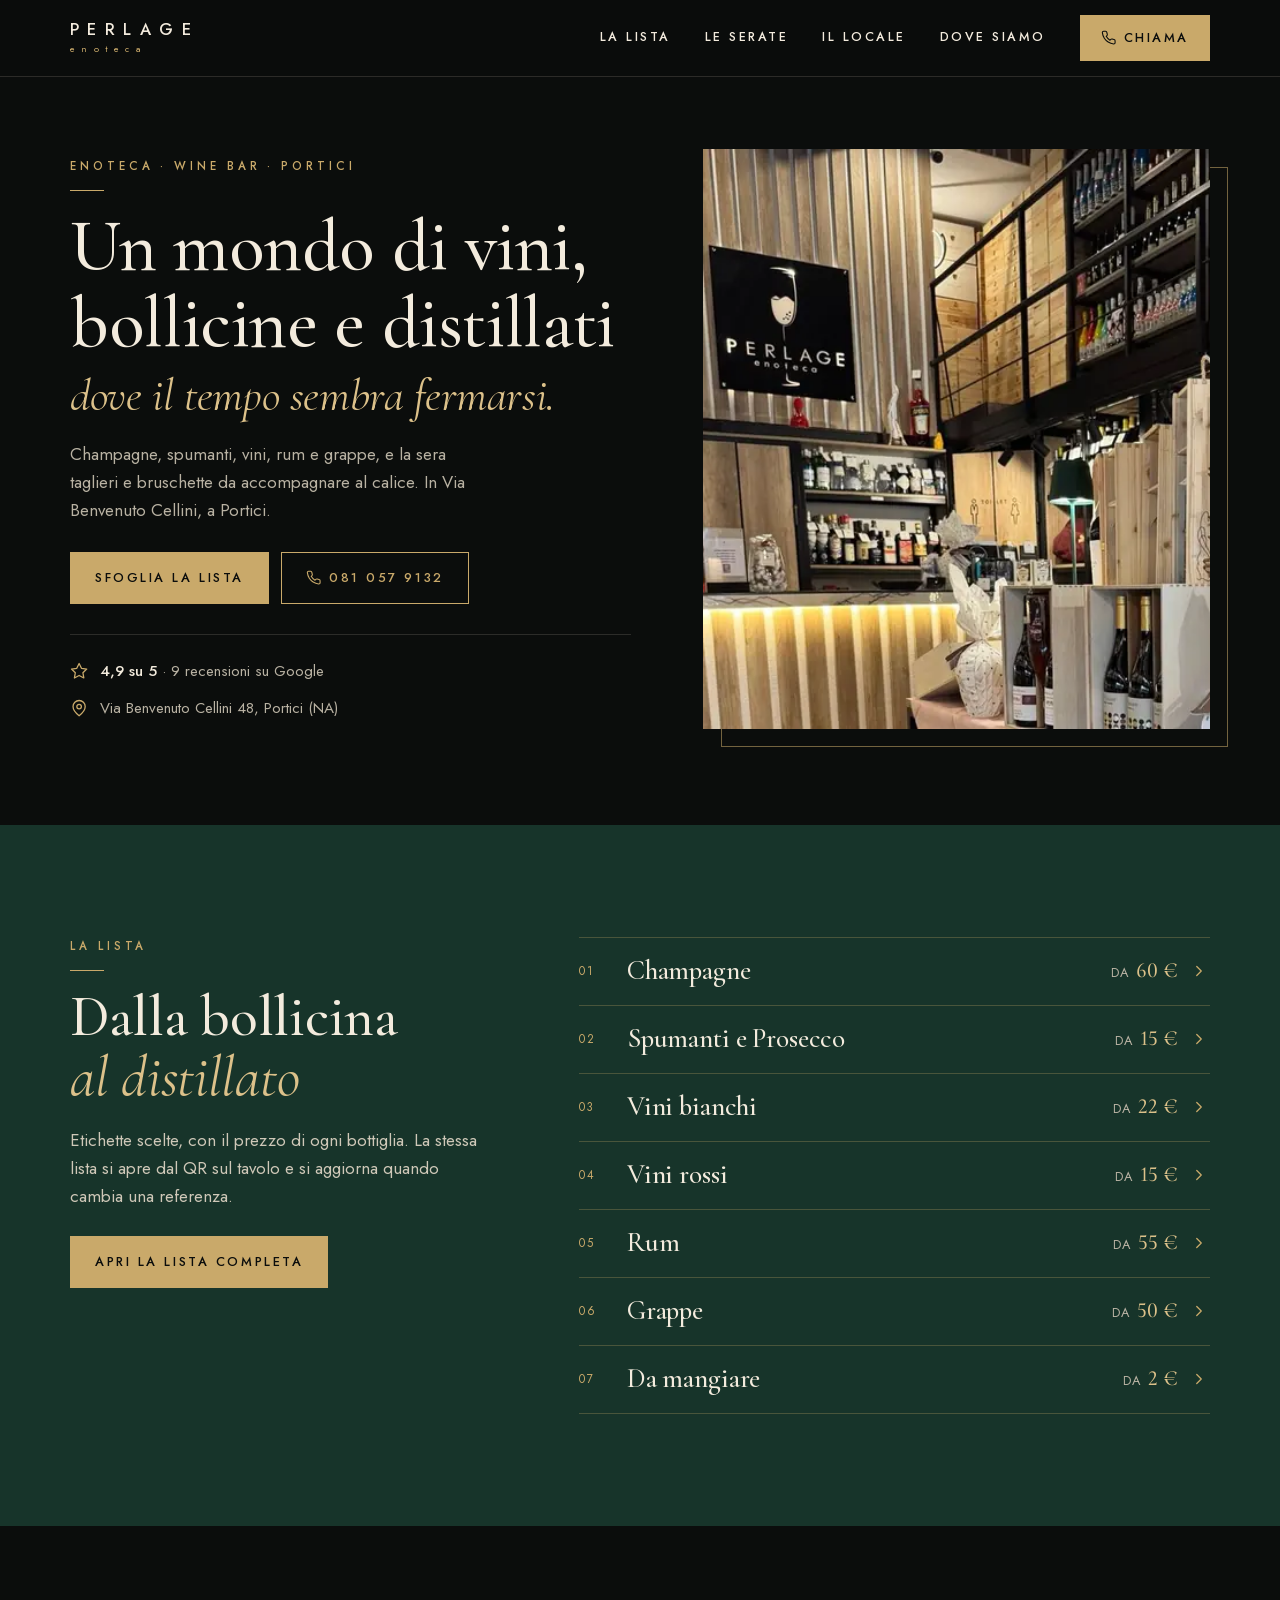
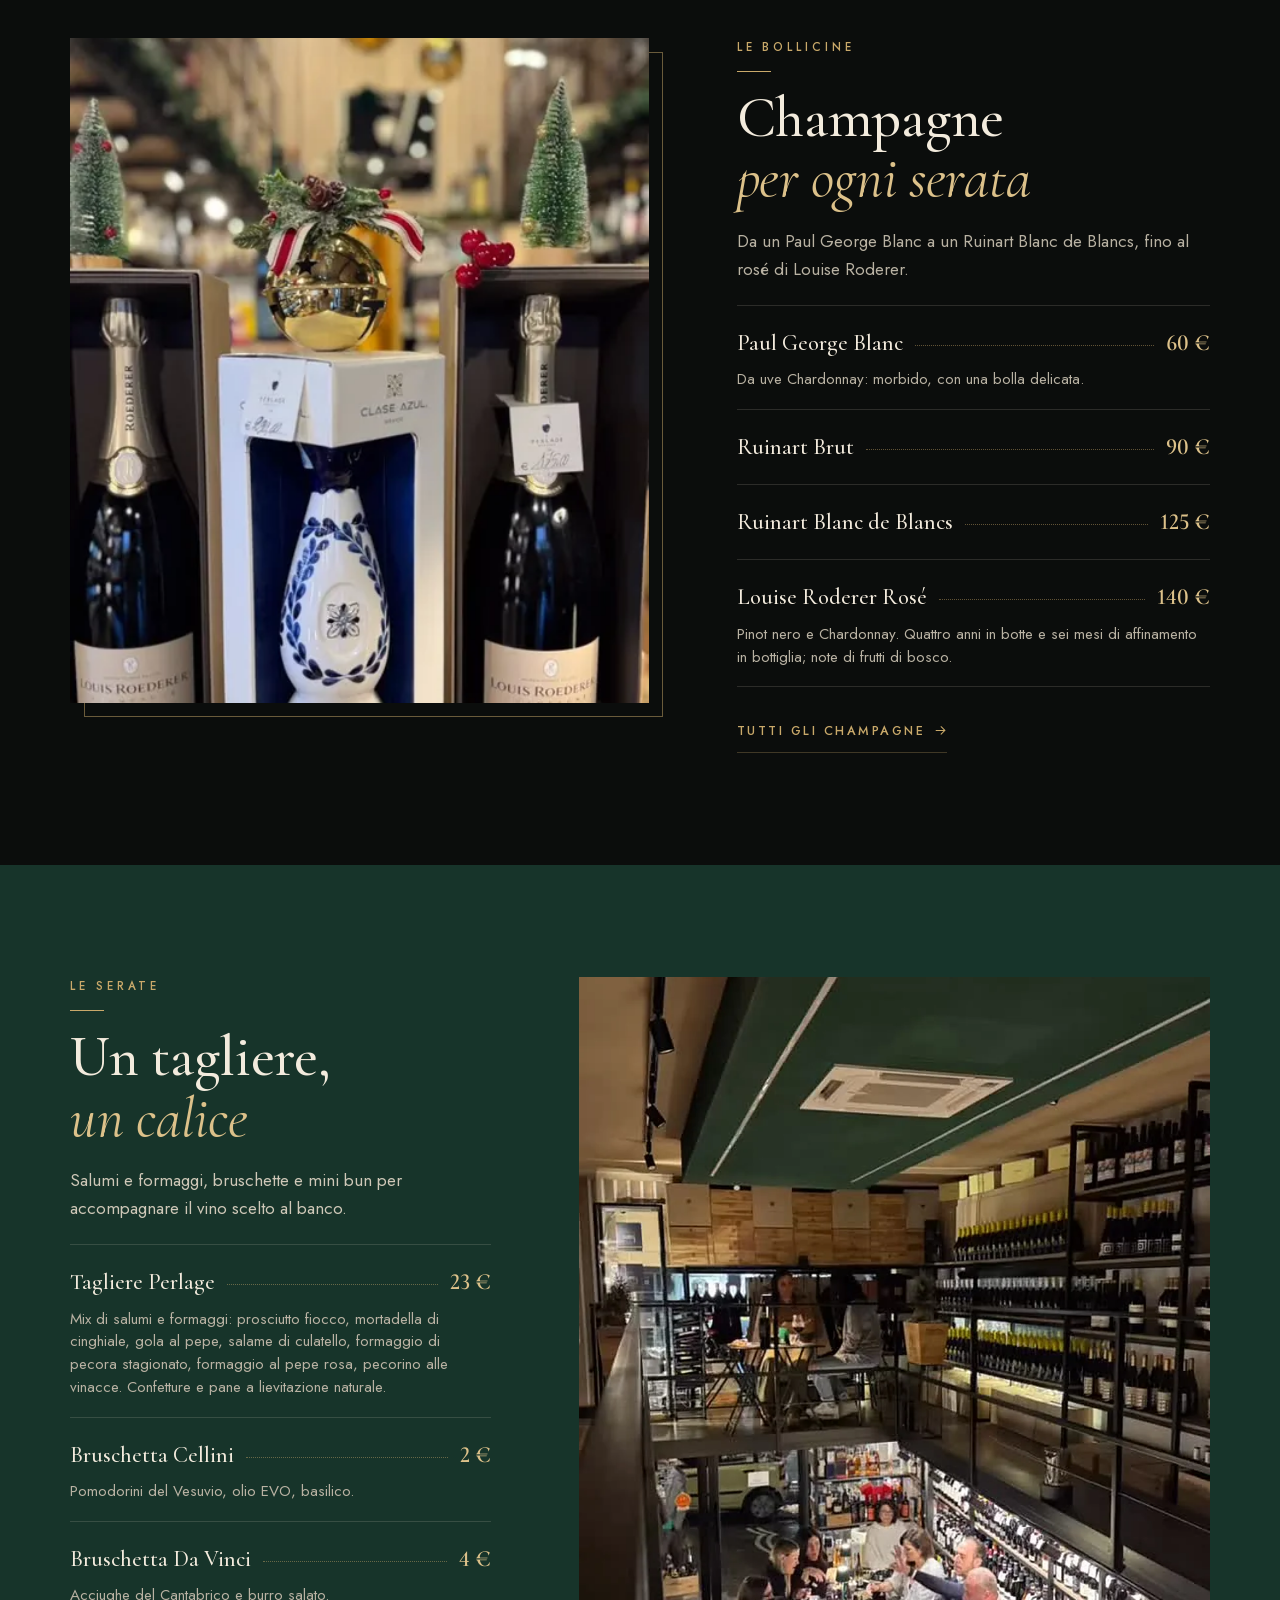
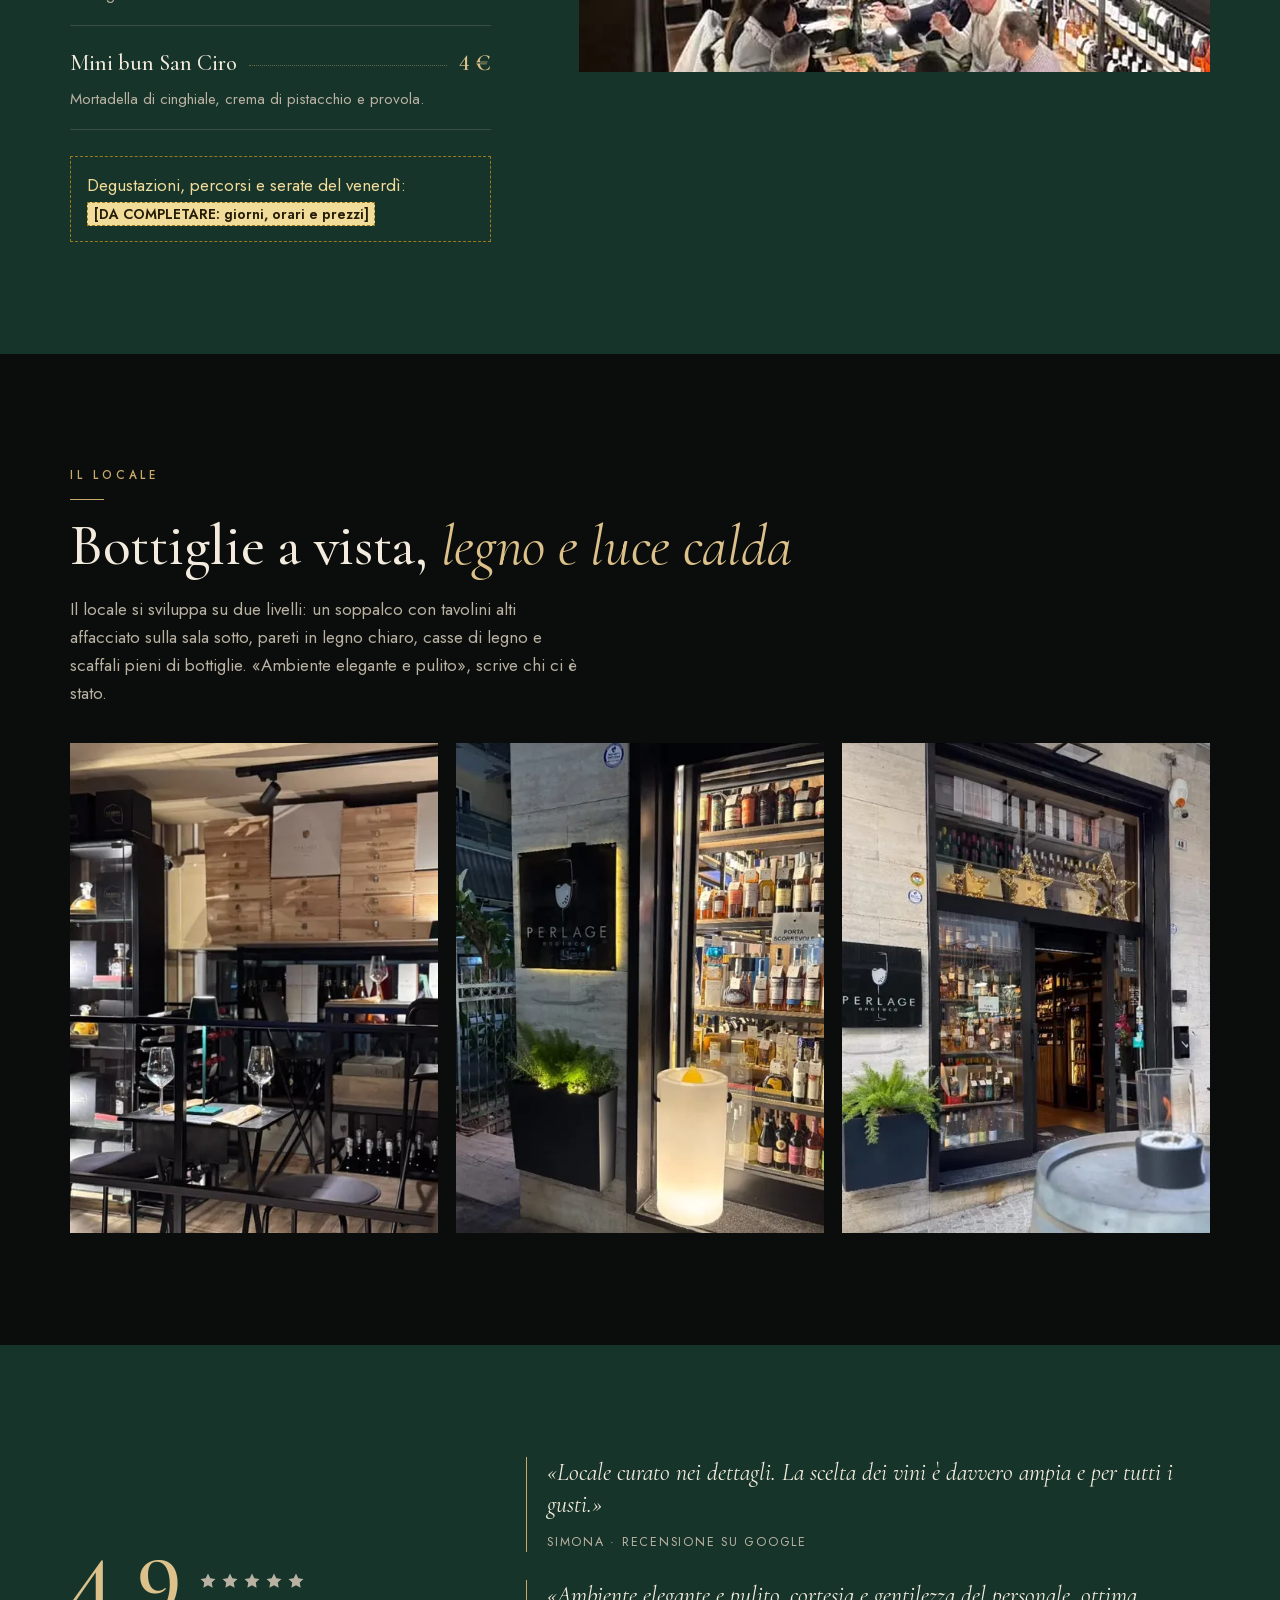
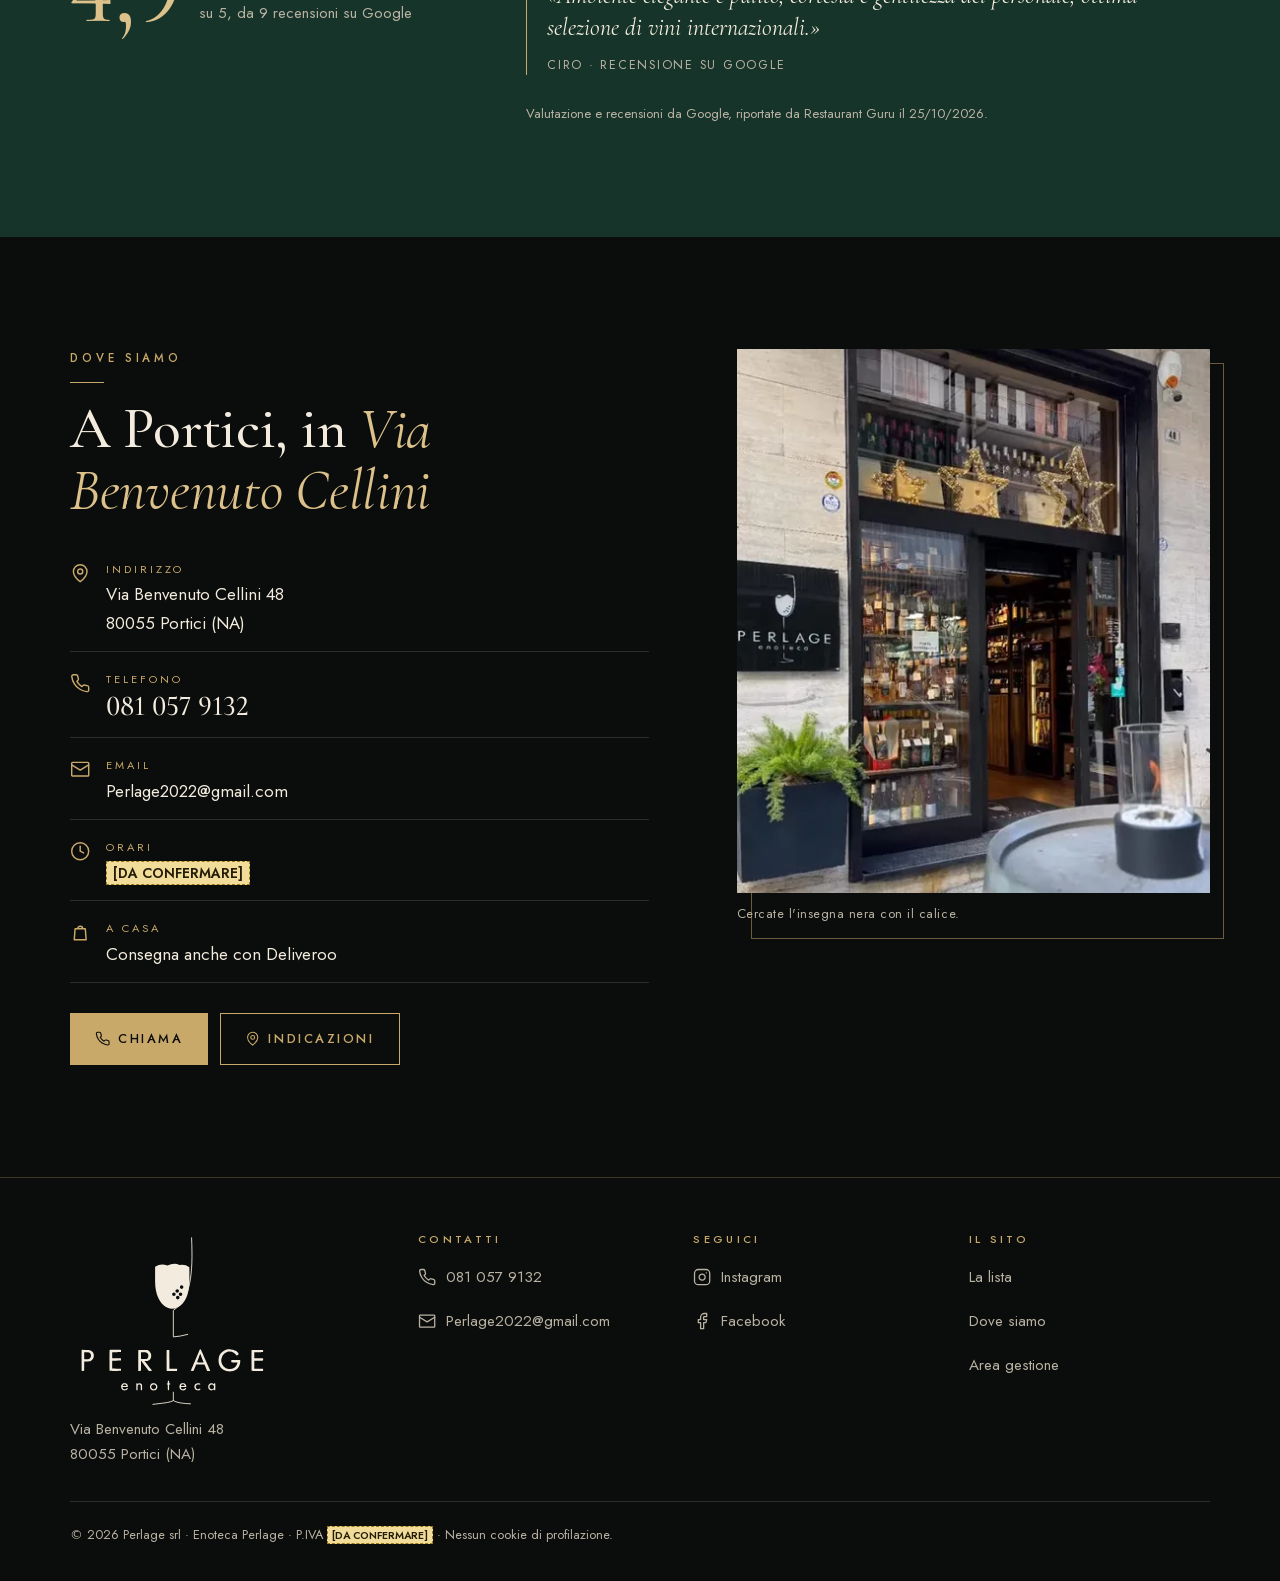
<file: index.html>
<!doctype html>
<html lang="it">
<head>
<meta charset="utf-8">
<meta name="viewport" content="width=device-width, initial-scale=1">
<title>Enoteca Perlage · Vini, champagne e distillati a Portici</title>
<meta name="description" content="Enoteca e wine bar a Portici, in Via Benvenuto Cellini 48: champagne, spumanti, vini, rum e grappe, taglieri per la serata. Sfoglia la lista con i prezzi o chiama il 081 057 9132.">
<meta name="robots" content="noindex, nofollow">
<meta name="theme-color" content="#0b0d0c">
<link rel="canonical" href="https://enotecaperlage.example/">
<meta property="og:type" content="website">
<meta property="og:locale" content="it_IT">
<meta property="og:title" content="Enoteca Perlage · Portici">
<meta property="og:description" content="Un mondo di vini, bollicine e distillati, dove il tempo sembra fermarsi.">
<meta property="og:image" content="https://fraspin02.github.io/enoteca-perlage-bozza/img/og-perlage.jpg">
<link rel="icon" href="favicon.svg" type="image/svg+xml">
<link rel="preload" href="fonts/cormorant-normal-latin-var.woff2" as="font" type="font/woff2" crossorigin>
<link rel="preload" href="fonts/jost-latin-var.woff2" as="font" type="font/woff2" crossorigin>
<style>@font-face{font-family:"Jost";font-style:normal;font-weight:400 700;font-display:swap;src:url(fonts/jost-latin-var.woff2) format("woff2")}@font-face{font-family:"Cormorant Garamond";font-style:normal;font-weight:400 700;font-display:swap;src:url(fonts/cormorant-normal-latin-var.woff2) format("woff2")}@font-face{font-family:"Cormorant Garamond";font-style:italic;font-weight:400 600;font-display:swap;src:url(fonts/cormorant-italic-latin-var.woff2) format("woff2")}:root{--nero:#0b0d0c;--nero-2:#121614;--bosco:#17342a;--bosco-2:#1f4a3a;--crema:#f3ebdd;--oro:#c9a96a;--oro-2:#dcc18a;--muto:#b9b2a3;--rovere:#8a6b45;--linea:rgba(201,169,106,.28);--linea-2:rgba(243,235,221,.14);--gutter:20px;--max:1180px;--f:"Jost",ui-sans-serif,system-ui,-apple-system,"Segoe UI",Roboto,Arial,sans-serif;--s:"Cormorant Garamond",Georgia,"Times New Roman",serif}*,*::before,*::after{box-sizing:border-box}html{-webkit-text-size-adjust:100%;scroll-behavior:smooth;scroll-padding-top:72px;background:var(--nero)}@media (prefers-reduced-motion:reduce){html{scroll-behavior:auto}*{transition:none!important;animation:none!important}}body{margin:0;background:var(--nero);color:var(--crema);font:400 1.0625rem/1.65 var(--f);font-variant-numeric:lining-nums}img{display:block;max-width:100%;height:auto}a{color:inherit}h1,h2,h3{font-family:var(--s);font-weight:500;line-height:1.05;margin:0;letter-spacing:-.005em;text-wrap:balance}p{margin:0}ul{margin:0;padding:0;list-style:none}em,.it{font-family:var(--s);font-style:italic;font-weight:400}.wrap{max-width:var(--max);margin:0 auto;padding:0 var(--gutter)}.sr{position:absolute;width:1px;height:1px;overflow:hidden;clip:rect(0 0 0 0);white-space:nowrap}.skip{position:absolute;left:-999px;top:8px;background:var(--oro);color:var(--nero);padding:10px 14px;z-index:99;font-weight:600}.skip:focus{left:8px}:focus-visible{outline:2px solid var(--oro-2);outline-offset:3px}.ico{width:1.2em;height:1.2em;flex:none;fill:none;stroke:currentColor;stroke-width:1.7;stroke-linecap:round;stroke-linejoin:round}mark.dc{background:#f1dc9a;color:#241c06;padding:.05em .4em;font-size:.82em;font-weight:600;white-space:nowrap;border:1px dashed #9a7a1c}.occ{display:block;font-size:.72rem;font-weight:500;letter-spacing:.34em;text-transform:uppercase;color:var(--oro);margin-bottom:16px}.occ::after{content:"";display:block;width:34px;height:1px;background:var(--oro);margin-top:14px}.centro .occ::after{margin-inline:auto}.btn{display:inline-flex;align-items:center;justify-content:center;gap:.6em;min-height:52px;padding:12px 24px;font:500 .8rem/1.2 var(--f);letter-spacing:.2em;text-transform:uppercase;text-decoration:none;border:1px solid var(--oro);cursor:pointer;transition:background-color .2s,color .2s,border-color .2s}.btn-oro{background:var(--oro);color:var(--nero)}.btn-oro:hover{background:var(--oro-2);border-color:var(--oro-2)}.btn-linea{background:transparent;color:var(--oro)}.btn-linea:hover{background:var(--oro);color:var(--nero)}.link{display:inline-flex;align-items:center;gap:.6em;min-height:44px;font-size:.78rem;font-weight:500;letter-spacing:.2em;text-transform:uppercase;color:var(--oro);text-decoration:none;border-bottom:1px solid var(--linea)}.link:hover{border-color:var(--oro)}.testata{position:sticky;top:0;z-index:20;background:rgba(11,13,12,.94);border-bottom:1px solid var(--linea-2)}.testata .wrap{display:grid;grid-template-columns:48px 1fr 48px;align-items:center;gap:8px;min-height:64px}.marca{display:block;justify-self:center;text-decoration:none;text-align:center;line-height:1}.marca b{display:block;font-size:1.02rem;font-weight:500;letter-spacing:.52em;margin-right:-.52em;text-transform:uppercase}.marca small{display:block;font-size:.56rem;font-weight:400;letter-spacing:.7em;margin:6px -.7em 0 0;text-transform:lowercase;color:var(--oro)}.nav{display:none}.burger,.testata-tel{display:inline-flex;align-items:center;justify-content:center;width:48px;height:48px;padding:0;border:0;background:none;color:var(--crema);cursor:pointer}.burger .ico,.testata-tel .ico{width:25px;height:25px}.testata-tel{justify-self:end;color:var(--oro)}.pannello-nav{position:fixed;inset:0;z-index:40;background:var(--nero);padding:8px 8px 32px;overflow-y:auto;animation:da-sinistra .22s ease-out}.pannello-nav[hidden]{display:none}.pannello-nav nav{display:flex;flex-direction:column;padding:18px 22px}.pannello-nav nav a{text-decoration:none;font-family:var(--s);font-size:2.1rem;font-weight:500;padding:12px 0;border-bottom:1px solid var(--linea-2)}.pannello-nav nav .btn{margin-top:28px;border:1px solid var(--oro);font:500 .85rem var(--f);padding:16px;justify-content:center;border-bottom:1px solid var(--oro)}.nav-aperta{overflow:hidden}@keyframes da-sinistra{from{transform:translateX(-100%)}to{transform:none}}@media (min-width:960px){.testata .wrap{display:flex;justify-content:space-between;min-height:76px}.marca{justify-self:auto;text-align:left}.marca b{margin-right:0}.marca small{margin-right:0;letter-spacing:.7em}.nav{display:flex;align-items:center;gap:34px}.nav a:not(.btn){font-size:.78rem;font-weight:500;letter-spacing:.2em;text-transform:uppercase;text-decoration:none;padding:12px 0;border-bottom:1px solid transparent}.nav a:not(.btn):hover{border-color:var(--oro)}.nav .btn{min-height:46px;padding:10px 20px}.burger,.testata-tel,.pannello-nav{display:none!important}}.hero{position:relative;padding:0 0 56px}.hero-foto{position:relative;margin:0 calc(var(--gutter)*-1)}.hero-foto img{width:100%;aspect-ratio:4/4.3;object-fit:cover;object-position:50% 35%}.hero-foto::after{content:"";position:absolute;inset:auto 0 0 0;height:55%;background:linear-gradient(180deg,rgba(11,13,12,0),var(--nero) 96%)}.hero-testo{position:relative;z-index:1;margin-top:-84px}.hero h1{font-size:clamp(2.7rem,12vw,4.6rem);margin-bottom:18px}.hero h1 em{display:block;color:var(--oro-2);font-size:.62em;line-height:1.1;margin-top:10px}.hero .sotto{color:var(--muto);max-width:42ch;margin-bottom:28px}.cta{display:flex;flex-direction:column;gap:12px}.fiducia{display:grid;gap:12px;margin-top:30px;padding-top:24px;border-top:1px solid var(--linea-2);font-size:.95rem;color:var(--muto)}.fiducia li{display:flex;align-items:center;gap:12px}.fiducia .ico{color:var(--oro)}.fiducia b{color:var(--crema);font-weight:500}@media (min-width:640px){.cta{flex-direction:row;flex-wrap:wrap}}@media (min-width:960px){.hero{padding:72px 0 96px}.hero .wrap{display:grid;grid-template-columns:1.05fr .95fr;gap:72px;align-items:center}.hero-testo{margin:0;grid-row:1}.hero-foto{grid-column:2;grid-row:1;margin:0}.hero-foto img{aspect-ratio:7/8}.hero-foto::after{display:none}.hero-foto::before{content:"";position:absolute;inset:18px -18px -18px 18px;border:1px solid var(--oro);opacity:.55;z-index:0}.hero-foto img{position:relative;z-index:1}}.sez{padding:72px 0}.sez.bosco{background:var(--bosco)}.sez h2{font-size:clamp(2.2rem,8vw,3.6rem);margin-bottom:18px}.sez h2 em{color:var(--oro-2)}.intro{color:var(--muto);max-width:52ch}.bosco .intro{color:#cfc8b8}@media (min-width:960px){.sez{padding:112px 0}}.due{display:grid;gap:40px}.indice{border-top:1px solid var(--linea)}.indice a{display:grid;grid-template-columns:36px 1fr auto 20px;align-items:center;gap:6px 12px;min-height:68px;padding:12px 0;border-bottom:1px solid var(--linea);text-decoration:none;transition:background-color .2s,padding .2s}.indice a:hover{background:rgba(201,169,106,.06);padding-inline:12px}.indice .n{font-size:.72rem;letter-spacing:.2em;color:var(--oro)}.indice h3{font-size:1.7rem}.indice .da{font-size:.8rem;letter-spacing:.14em;text-transform:uppercase;color:var(--muto)}.indice .da b{font-family:var(--s);font-size:1.35rem;letter-spacing:0;font-weight:500;color:var(--oro-2);text-transform:none}.indice .ico{color:var(--oro);width:18px;height:18px}@media (min-width:960px){.due{grid-template-columns:.8fr 1.2fr;gap:88px;align-items:start}.due.inverti{grid-template-columns:1.1fr .9fr}}.voci li{padding:18px 0;border-bottom:1px solid var(--linea-2)}.voci li:first-child{border-top:1px solid var(--linea-2)}.riga{display:flex;align-items:baseline;gap:12px}.riga .nome{font-family:var(--s);font-size:1.4rem;font-weight:500;line-height:1.15}.riga .fila{flex:1;min-width:12px;border-bottom:1px dotted rgba(201,169,106,.45);transform:translateY(-4px)}.riga .prezzo{font-family:var(--s);font-size:1.45rem;font-weight:600;color:var(--oro-2);white-space:nowrap;font-variant-numeric:lining-nums}.voci .desc{color:var(--muto);font-size:.95rem;line-height:1.5;margin-top:6px;max-width:58ch}.voci .fuori .nome,.voci .fuori .prezzo{opacity:.45;text-decoration:line-through}.foto{margin:0;position:relative}.foto img{width:100%;object-fit:cover}.foto figcaption{font-size:.8rem;color:var(--muto);margin-top:10px;letter-spacing:.04em}.cornice{position:relative}.cornice::before{content:"";position:absolute;inset:14px -14px -14px 14px;border:1px solid var(--oro);opacity:.5}.cornice img{position:relative}.mosaico{display:grid;grid-template-columns:1fr 1fr;gap:12px;margin-top:36px}.mosaico .foto img{aspect-ratio:3/4}.mosaico .largo{grid-column:1/-1}.mosaico .largo img{aspect-ratio:16/9}.solo-desk{display:none}@media (min-width:640px){.mosaico{grid-template-columns:repeat(3,1fr);gap:18px}.mosaico .largo img{aspect-ratio:16/8}.solo-desk{display:block}}.voto{display:flex;align-items:flex-end;gap:16px;margin-bottom:28px}.voto b{font-family:var(--s);font-size:6rem;line-height:.8;font-weight:500;color:var(--oro-2)}.voto span{font-size:.95rem;color:var(--muto);line-height:1.45;padding-bottom:6px}.stelle{display:flex;gap:4px;color:var(--oro);margin-bottom:6px}.stelle .ico{width:18px;height:18px;fill:currentColor;stroke:none}.citaz{display:grid;gap:28px}.citaz blockquote{margin:0;padding-left:20px;border-left:1px solid var(--oro)}.citaz p{font-family:var(--s);font-size:1.5rem;line-height:1.3;font-style:italic}.citaz cite{display:block;margin-top:12px;font-style:normal;font-size:.78rem;letter-spacing:.14em;text-transform:uppercase;color:var(--muto)}.fonte{margin-top:28px;font-size:.82rem;color:var(--muto)}@media (min-width:960px){.rec{display:grid;grid-template-columns:.7fr 1.3fr;gap:88px;align-items:center}.voto{margin:0}}.contatti{display:grid;gap:4px;margin:26px 0 30px}.contatti li{display:flex;gap:16px;align-items:flex-start;padding:14px 0;border-bottom:1px solid var(--linea-2)}.contatti .ico{color:var(--oro);margin-top:3px}.contatti small{display:block;font-size:.7rem;letter-spacing:.26em;text-transform:uppercase;color:var(--oro);margin-bottom:2px}.contatti a{text-decoration:none}.contatti a:hover{color:var(--oro-2)}.contatti .tel{font-family:var(--s);font-size:1.8rem;font-weight:500;line-height:1.1}.cta-riga{display:flex;flex-wrap:wrap;gap:12px}.piede{background:var(--nero);border-top:1px solid var(--linea);padding:56px 0 36px;color:var(--muto);font-size:.95rem}.piede .wrap{display:grid;gap:34px}.piede img{width:210px;height:auto;margin-bottom:6px}.piede h3{font-family:var(--f);font-size:.7rem;letter-spacing:.3em;text-transform:uppercase;color:var(--oro);font-weight:500;margin-bottom:10px}.piede li a,.piede li span{display:inline-flex;align-items:center;gap:10px;min-height:44px;text-decoration:none}.piede li a:hover{color:var(--crema)}.legale{font-size:.8rem;border-top:1px solid var(--linea-2);padding-top:22px}@media (min-width:860px){.piede .wrap{grid-template-columns:1.3fr 1fr 1fr 1fr}.legale{grid-column:1/-1}}.m-testa{padding:44px var(--gutter) 26px;text-align:center}.m-testa h1{font-size:clamp(2.6rem,11vw,4.4rem);margin-bottom:14px}.m-testa h1 em{color:var(--oro-2)}.m-testa .intro{margin:0 auto}.avviso-bozza{margin:22px auto 0;max-width:62ch;font-size:.88rem;color:#e6d9ae;border:1px dashed #9a7a1c;padding:10px 14px;text-align:left}.schede{position:sticky;top:64px;z-index:15;background:rgba(11,13,12,.96);border-bottom:1px solid var(--linea-2)}.schede ul{display:flex;gap:6px;overflow-x:auto;padding:0 var(--gutter);scrollbar-width:none;max-width:var(--max);margin:0 auto}.schede ul::-webkit-scrollbar{display:none}.schede a{display:flex;align-items:center;min-height:50px;padding:0 14px;white-space:nowrap;font-size:.72rem;font-weight:500;letter-spacing:.22em;text-transform:uppercase;text-decoration:none;color:var(--muto);border-bottom:2px solid transparent}.schede a.attiva{color:var(--oro-2);border-color:var(--oro)}.cerca{max-width:var(--max);margin:0 auto;padding:18px var(--gutter) 0}.cerca label{display:flex;align-items:center;gap:12px;border:1px solid var(--linea);padding:0 16px;min-height:52px;color:var(--oro)}.cerca input{flex:1;min-width:0;background:none;border:0;color:var(--crema);font:400 1rem var(--f);min-height:50px}.cerca input:focus{outline:none}.cerca label:focus-within{border-color:var(--oro-2)}.cerca input::placeholder{color:var(--muto)}.m-cat{padding:44px 0 8px;scroll-margin-top:130px}.m-cat h2{font-size:clamp(2rem,8vw,3rem);margin-bottom:4px}.m-cat .nota{font-size:.72rem;letter-spacing:.26em;text-transform:uppercase;color:var(--oro);margin-bottom:18px}.m-cat[hidden],.voci li[hidden]{display:none}.nessuno{text-align:center;color:var(--muto);padding:48px 0}.m-fine{margin:56px 0 72px;padding:34px 24px;border:1px solid var(--linea);text-align:center}.m-fine h2{font-size:2rem;margin-bottom:8px}.m-fine .cta{justify-content:center;flex-direction:row;flex-wrap:wrap;margin-top:18px}@media (min-width:960px){.schede{top:76px}.m-cat .voci{columns:2;column-gap:64px}.m-cat .voci li{break-inside:avoid}}.pan{max-width:760px;margin:0 auto;padding:30px var(--gutter) 130px}.pan h1{font-size:clamp(2.2rem,9vw,3.2rem);margin-bottom:10px}.p-avviso{border:1px dashed #9a7a1c;color:#e6d9ae;padding:10px 14px;font-size:.88rem;margin:16px 0 18px}.p-stato{display:flex;align-items:center;gap:10px;font-size:.78rem;letter-spacing:.14em;text-transform:uppercase;color:var(--muto);margin-bottom:8px}.p-stato b{color:var(--oro-2);font-weight:500}.p-cat{border-top:1px solid var(--linea)}.p-cat:last-of-type{border-bottom:1px solid var(--linea)}.p-cat summary{display:flex;align-items:center;gap:12px;min-height:64px;cursor:pointer;list-style:none;font-family:var(--s);font-size:1.7rem;font-weight:500}.p-cat summary::-webkit-details-marker{display:none}.p-cat summary span{flex:1}.p-cat summary small{font-family:var(--f);font-size:.7rem;letter-spacing:.2em;color:var(--oro);text-transform:uppercase}.p-cat summary .ico{color:var(--oro);transition:transform .2s}.p-cat[open] summary .ico{transform:rotate(90deg)}.p-voce{display:grid;grid-template-columns:1fr auto;gap:2px 12px;align-items:center;padding:12px;margin:0 -12px;border-top:1px solid var(--linea-2);transition:background-color .25s}.pv-t{min-width:0}.pv-nome{display:block;font-family:var(--s);font-size:1.3rem;font-weight:500;line-height:1.15}.pv-desc{display:block;font-size:.82rem;color:var(--muto);line-height:1.35;margin-top:3px;display:-webkit-box;-webkit-line-clamp:2;-webkit-box-orient:vertical;overflow:hidden}.pv-pr{display:flex;align-items:center;gap:6px;color:var(--oro-2);font-family:var(--s);font-size:1.3rem}.pv-pr input{width:84px;min-height:48px;background:var(--nero-2);border:1px solid var(--linea);color:var(--oro-2);font:600 1.3rem var(--s);font-variant-numeric:lining-nums;text-align:right;padding:0 10px}.pv-pr input:focus{outline:none;border-color:var(--oro-2)}.disp{display:flex;align-items:center;gap:12px;min-height:44px;font-size:.92rem;color:var(--muto);cursor:pointer}.disp input{position:absolute;opacity:0;width:1px;height:1px}.disp i{display:block;width:46px;height:26px;border:1px solid var(--oro);position:relative;flex:none;transition:background-color .2s}.disp i::after{content:"";position:absolute;top:3px;left:3px;width:18px;height:18px;background:var(--oro);transition:transform .2s}.disp input:checked+i{background:rgba(201,169,106,.22)}.disp input:checked+i::after{transform:translateX(20px)}.disp input:focus-visible+i{outline:2px solid var(--oro-2);outline-offset:3px}.pv-mod{justify-self:end;width:48px;height:44px;display:grid;place-items:center;background:none;border:1px solid var(--linea);color:var(--oro);cursor:pointer}.pv-mod:hover{border-color:var(--oro)}.p-voce.finita .pv-nome,.p-voce.finita .pv-desc{opacity:.5;text-decoration:line-through}.p-voce.mod{background:rgba(201,169,106,.1);box-shadow:inset 3px 0 0 var(--oro)}.p-voce.nuova{background:rgba(31,74,58,.55);box-shadow:inset 3px 0 0 #7fc7a2}.tag{display:none;vertical-align:middle;margin-left:8px;font-family:var(--f);font-size:.6rem;font-weight:500;letter-spacing:.18em;text-transform:uppercase;padding:2px 7px}.p-voce.mod .tag{display:inline-block;background:var(--oro);color:var(--nero)}.p-voce.nuova .tag{display:inline-block;background:#7fc7a2;color:#06140d}.p-voce.flash{animation:lampo 1.6s ease-out}@keyframes lampo{from{background:rgba(127,199,162,.55)}}.p-azioni{position:fixed;left:0;right:0;bottom:0;z-index:30;background:rgba(11,13,12,.97);border-top:1px solid var(--linea);padding:12px var(--gutter) calc(12px + env(safe-area-inset-bottom))}.p-azioni div{max-width:760px;margin:0 auto;display:grid;grid-template-columns:1fr 1.3fr;gap:10px}.p-azioni .btn{letter-spacing:.12em;padding:12px 8px;white-space:nowrap}.toast{position:fixed;left:50%;bottom:96px;transform:translate(-50%,20px);z-index:60;max-width:min(92vw,460px);background:var(--crema);color:var(--nero);padding:14px 18px;font-size:.95rem;opacity:0;pointer-events:none;transition:opacity .25s,transform .25s}.toast.on{opacity:1;transform:translate(-50%,0)}.dlg{border:1px solid var(--linea);background:var(--nero-2);color:var(--crema);padding:0;width:min(560px,100vw);max-width:100vw;max-height:94vh;overflow:auto;margin:auto}.dlg::backdrop{background:rgba(0,0,0,.74)}.dlg form{padding:22px 22px 24px;display:grid;gap:16px}.dlg-t{display:flex;align-items:center;justify-content:space-between;gap:12px}.dlg h2{font-size:2rem}.dlg-x{width:44px;height:44px;display:grid;place-items:center;background:none;border:0;color:var(--muto);cursor:pointer;margin-right:-10px}.dlg-x:hover{color:var(--crema)}.dlg label.c{display:block;font-size:.68rem;letter-spacing:.22em;text-transform:uppercase;color:var(--oro);margin-bottom:6px}.dlg input[type=text],.dlg select,.dlg textarea{width:100%;min-height:50px;background:var(--nero);border:1px solid var(--linea);color:var(--crema);font:400 1rem var(--f);padding:0 12px;border-radius:0;font-variant-numeric:lining-nums}.dlg textarea{min-height:76px;padding:12px;resize:vertical;line-height:1.4}.dlg select{appearance:none;background-image:linear-gradient(45deg,transparent 50%,var(--oro) 50%),linear-gradient(135deg,var(--oro) 50%,transparent 50%);background-position:calc(100% - 20px) 22px,calc(100% - 14px) 22px;background-size:6px 6px;background-repeat:no-repeat;padding-right:36px}.dlg select option{background:var(--nero);color:var(--crema)}.dlg input:focus,.dlg select:focus,.dlg textarea:focus{outline:none;border-color:var(--oro-2)}.dlg .riga2{display:grid;grid-template-columns:1fr 130px;gap:14px}.dlg .err{color:#f0b3a8;font-size:.88rem;min-height:1.2em}.dlg-az{display:grid;grid-template-columns:1fr 1.4fr;gap:10px;margin-top:4px}.dlg-az .btn{letter-spacing:.12em;padding:12px 8px}.dlg-del{background:none;border:0;color:#f0b3a8;font:500 .8rem var(--f);letter-spacing:.14em;text-transform:uppercase;cursor:pointer;min-height:44px;text-decoration:underline;text-underline-offset:4px}@media (max-width:639px){.dlg{margin:auto 0 0;width:100%;border-width:1px 0 0}}</style>
<script type="application/ld+json">{"@context": "https://schema.org", "@type": ["BarOrPub", "LiquorStore"], "name": "Enoteca Perlage", "description": "Enoteca e wine bar a Portici: champagne, spumanti, vini, rum e grappe, taglieri per la serata.", "url": "https://fraspin02.github.io/enoteca-perlage-bozza/", "image": "https://fraspin02.github.io/enoteca-perlage-bozza/img/og-perlage.jpg", "logo": "https://fraspin02.github.io/enoteca-perlage-bozza/img/logo.svg", "telephone": "+39 081 057 9132", "email": "Perlage2022@gmail.com", "hasMap": "https://www.google.com/maps/search/?api=1&query=Enoteca+Perlage+Via+Benvenuto+Cellini+48+Portici", "hasMenu": "https://fraspin02.github.io/enoteca-perlage-bozza/menu.html", "sameAs": ["https://www.instagram.com/enotecaperlage/", "https://www.facebook.com/enotecaperlage"], "address": {"@type": "PostalAddress", "streetAddress": "Via Benvenuto Cellini 48", "postalCode": "80055", "addressLocality": "Portici", "addressRegion": "NA", "addressCountry": "IT"}, "aggregateRating": {"@type": "AggregateRating", "ratingValue": "4.9", "reviewCount": "9", "bestRating": "5"}}</script>
</head>
<body>
<svg xmlns="http://www.w3.org/2000/svg" style="display:none" aria-hidden="true"><symbol id="i-tel" viewBox="0 0 24 24"><path d="M22 16.92v3a2 2 0 0 1-2.18 2 19.79 19.79 0 0 1-8.63-3.07 19.5 19.5 0 0 1-6-6 19.79 19.79 0 0 1-3.07-8.67A2 2 0 0 1 4.11 2h3a2 2 0 0 1 2 1.72c.13.96.36 1.9.7 2.81a2 2 0 0 1-.45 2.11L8.09 9.91a16 16 0 0 0 6 6l1.27-1.27a2 2 0 0 1 2.11-.45c.91.34 1.85.57 2.81.7A2 2 0 0 1 22 16.92z"/></symbol><symbol id="i-pin" viewBox="0 0 24 24"><path d="M20 10c0 6-8 12-8 12s-8-6-8-12a8 8 0 0 1 16 0z"/><circle cx="12" cy="10" r="3"/></symbol><symbol id="i-mail" viewBox="0 0 24 24"><rect x="2" y="4" width="20" height="16" rx="1"/><path d="M22 7l-10 6L2 7"/></symbol><symbol id="i-ig" viewBox="0 0 24 24"><rect x="2" y="2" width="20" height="20" rx="5"/><path d="M16 11.37A4 4 0 1 1 12.63 8 4 4 0 0 1 16 11.37zM17.5 6.5h.01"/></symbol><symbol id="i-fb" viewBox="0 0 24 24"><path d="M18 2h-3a5 5 0 0 0-5 5v3H7v4h3v8h4v-8h3l1-4h-4V7a1 1 0 0 1 1-1h3z"/></symbol><symbol id="i-menu" viewBox="0 0 24 24"><path d="M3 7h18M3 12h18M3 17h18"/></symbol><symbol id="i-x" viewBox="0 0 24 24"><path d="M5 5l14 14M19 5L5 19"/></symbol><symbol id="i-freccia" viewBox="0 0 24 24"><path d="M5 12h14M13 6l6 6-6 6"/></symbol><symbol id="i-indietro" viewBox="0 0 24 24"><path d="M19 12H5M11 6l-6 6 6 6"/></symbol><symbol id="i-stella" viewBox="0 0 24 24"><path d="M12 2l3.09 6.26L22 9.27l-5 4.87 1.18 6.88L12 17.77l-6.18 3.25L7 14.14 2 9.27l6.91-1.01z"/></symbol><symbol id="i-check" viewBox="0 0 24 24"><path d="M20 6L9 17l-5-5"/></symbol><symbol id="i-cerca" viewBox="0 0 24 24"><circle cx="11" cy="11" r="7"/><path d="M20 20l-4-4"/></symbol><symbol id="i-piu" viewBox="0 0 24 24"><path d="M12 5v14M5 12h14"/></symbol><symbol id="i-chev" viewBox="0 0 24 24"><path d="M9 6l6 6-6 6"/></symbol><symbol id="i-orologio" viewBox="0 0 24 24"><circle cx="12" cy="12" r="10"/><path d="M12 6v6l4 2"/></symbol><symbol id="i-matita" viewBox="0 0 24 24"><path d="M17 3a2.83 2.83 0 1 1 4 4L7.5 20.5 2 22l1.5-5.5z"/></symbol><symbol id="i-bag" viewBox="0 0 24 24"><path d="M6 8h12l1 13H5zM9 8a3 3 0 0 1 6 0"/></symbol></svg>
<a class="skip" href="#contenuto">Vai al contenuto</a>
<header class="testata"><div class="wrap">
<button class="burger" type="button" aria-label="Apri il menu" aria-expanded="false" aria-controls="pannello-nav"><svg class="ico"><use href="#i-menu"/></svg></button>
<a class="marca" href="index.html"><b>Perlage</b><small>enoteca</small></a>
<nav class="nav" aria-label="Principale"><a href="menu.html">La lista</a><a href="index.html#serate">Le serate</a><a href="index.html#locale">Il locale</a><a href="index.html#dove">Dove siamo</a><a class="btn btn-oro" href="tel:+390810579132"><svg class="ico"><use href="#i-tel"/></svg>Chiama</a></nav>
<a class="testata-tel" href="tel:+390810579132" aria-label="Chiama l'enoteca"><svg class="ico"><use href="#i-tel"/></svg></a>
</div></header>
<div class="pannello-nav" id="pannello-nav" hidden>
<button class="burger chiudi" type="button" aria-label="Chiudi il menu"><svg class="ico"><use href="#i-x"/></svg></button>
<nav aria-label="Menu mobile"><a href="menu.html">La lista</a><a href="index.html#serate">Le serate</a><a href="index.html#locale">Il locale</a><a href="index.html#dove">Dove siamo</a><a class="btn" href="tel:+390810579132"><svg class="ico"><use href="#i-tel"/></svg>&nbsp;Chiama 081 057 9132</a></nav>
</div>
<script>(function(){var p=document.getElementById("pannello-nav"),b=document.querySelector(".burger");function s(o){p.hidden=!o;b.setAttribute("aria-expanded",o);document.body.classList.toggle("nav-aperta",o)}b.addEventListener("click",function(){s(true)});p.addEventListener("click",function(e){if(e.target.closest(".chiudi")||e.target.closest("a"))s(false)});document.addEventListener("keydown",function(e){if(e.key==="Escape")s(false)})})()</script>
<main id="contenuto">

<section class="hero" aria-labelledby="t-hero">
  <div class="wrap">
    <figure class="hero-foto">
      <img src="img/bar-760.webp" srcset="img/bar-480.webp 480w, img/bar-760.webp 760w" sizes="(min-width:960px) 470px, 100vw" width="760" height="797" fetchpriority="high" alt="Il banco di Enoteca Perlage con l'insegna, le pareti di legno chiaro e gli scaffali di bottiglie">
    </figure>
    <div class="hero-testo">
      <span class="occ">Enoteca · Wine bar · Portici</span>
      <h1 id="t-hero">Un mondo di vini, bollicine e distillati<em>dove il tempo sembra fermarsi.</em></h1>
      <p class="sotto">Champagne, spumanti, vini, rum e grappe, e la sera taglieri e bruschette da accompagnare al calice. In Via Benvenuto Cellini, a Portici.</p>
      <div class="cta">
        <a class="btn btn-oro" href="menu.html">Sfoglia la lista</a>
        <a class="btn btn-linea" href="tel:+390810579132"><svg class="ico"><use href="#i-tel"/></svg>081 057 9132</a>
      </div>
      <ul class="fiducia">
        <li><svg class="ico"><use href="#i-stella"/></svg><span><b>4,9 su 5</b> · 9 recensioni su Google</span></li>
        <li><svg class="ico"><use href="#i-pin"/></svg><span>Via Benvenuto Cellini 48, Portici (NA)</span></li>
      </ul>
    </div>
  </div>
</section>

<section class="sez bosco" id="lista" aria-labelledby="t-lista">
  <div class="wrap due">
    <div>
      <span class="occ">La lista</span>
      <h2 id="t-lista">Dalla bollicina <em>al distillato</em></h2>
      <p class="intro">Etichette scelte, con il prezzo di ogni bottiglia. La stessa lista si apre dal QR sul tavolo e si aggiorna quando cambia una referenza.</p>
      <p style="margin-top:26px"><a class="btn btn-oro" href="menu.html">Apri la lista completa</a></p>
    </div>
    <nav aria-label="Categorie della lista"><ul class="indice">
<li><a href="menu.html#champagne"><span class="n">01</span><h3>Champagne</h3><span class="da">da <b>60 €</b></span><svg class="ico"><use href="#i-chev"/></svg></a></li>
<li><a href="menu.html#spumanti"><span class="n">02</span><h3>Spumanti e Prosecco</h3><span class="da">da <b>15 €</b></span><svg class="ico"><use href="#i-chev"/></svg></a></li>
<li><a href="menu.html#bianchi"><span class="n">03</span><h3>Vini bianchi</h3><span class="da">da <b>22 €</b></span><svg class="ico"><use href="#i-chev"/></svg></a></li>
<li><a href="menu.html#rossi"><span class="n">04</span><h3>Vini rossi</h3><span class="da">da <b>15 €</b></span><svg class="ico"><use href="#i-chev"/></svg></a></li>
<li><a href="menu.html#rum"><span class="n">05</span><h3>Rum</h3><span class="da">da <b>55 €</b></span><svg class="ico"><use href="#i-chev"/></svg></a></li>
<li><a href="menu.html#grappe"><span class="n">06</span><h3>Grappe</h3><span class="da">da <b>50 €</b></span><svg class="ico"><use href="#i-chev"/></svg></a></li>
<li><a href="menu.html#tavola"><span class="n">07</span><h3>Da mangiare</h3><span class="da">da <b>2 €</b></span><svg class="ico"><use href="#i-chev"/></svg></a></li>
    </ul></nav>
  </div>
</section>

<section class="sez" id="bollicine" aria-labelledby="t-boll">
  <div class="wrap due inverti">
    <figure class="foto cornice">
      <img src="img/magnum-960.webp" srcset="img/magnum-480.webp 480w, img/magnum-960.webp 960w" sizes="(min-width:960px) 480px, calc(100vw - 54px)" width="960" height="1522" loading="lazy" alt="Magnum Louis Roederer e una bottiglia Clase Azul in vetrina, tra le decorazioni natalizie" style="aspect-ratio:4/4.6">
    </figure>
    <div>
      <span class="occ">Le bollicine</span>
      <h2 id="t-boll">Champagne <em>per ogni serata</em></h2>
      <p class="intro" style="margin-bottom:22px">Da un Paul George Blanc a un Ruinart Blanc de Blancs, fino al rosé di Louise Roderer.</p>
      <ul class="voci">
<li><div class="riga"><span class="nome">Paul George Blanc</span><span class="fila" aria-hidden="true"></span><span class="prezzo">60 €</span></div><p class="desc">Da uve Chardonnay: morbido, con una bolla delicata.</p></li>
<li><div class="riga"><span class="nome">Ruinart Brut</span><span class="fila" aria-hidden="true"></span><span class="prezzo">90 €</span></div></li>
<li><div class="riga"><span class="nome">Ruinart Blanc de Blancs</span><span class="fila" aria-hidden="true"></span><span class="prezzo">125 €</span></div></li>
<li><div class="riga"><span class="nome">Louise Roderer Rosé</span><span class="fila" aria-hidden="true"></span><span class="prezzo">140 €</span></div><p class="desc">Pinot nero e Chardonnay. Quattro anni in botte e sei mesi di affinamento in bottiglia; note di frutti di bosco.</p></li>
      </ul>
      <p style="margin-top:22px"><a class="link" href="menu.html#champagne">Tutti gli champagne <svg class="ico"><use href="#i-freccia"/></svg></a></p>
    </div>
  </div>
</section>

<section class="sez bosco" id="serate" aria-labelledby="t-serate">
  <div class="wrap due">
    <div>
      <span class="occ">Le serate</span>
      <h2 id="t-serate">Un tagliere, <em>un calice</em></h2>
      <p class="intro" style="margin-bottom:22px">Salumi e formaggi, bruschette e mini bun per accompagnare il vino scelto al banco.</p>
      <ul class="voci">
<li><div class="riga"><span class="nome">Tagliere Perlage</span><span class="fila" aria-hidden="true"></span><span class="prezzo">23 €</span></div><p class="desc">Mix di salumi e formaggi: prosciutto fiocco, mortadella di cinghiale, gola al pepe, salame di culatello, formaggio di pecora stagionato, formaggio al pepe rosa, pecorino alle vinacce. Confetture e pane a lievitazione naturale.</p></li>
<li><div class="riga"><span class="nome">Bruschetta Cellini</span><span class="fila" aria-hidden="true"></span><span class="prezzo">2 €</span></div><p class="desc">Pomodorini del Vesuvio, olio EVO, basilico.</p></li>
<li><div class="riga"><span class="nome">Bruschetta Da Vinci</span><span class="fila" aria-hidden="true"></span><span class="prezzo">4 €</span></div><p class="desc">Acciughe del Cantabrico e burro salato.</p></li>
<li><div class="riga"><span class="nome">Mini bun San Ciro</span><span class="fila" aria-hidden="true"></span><span class="prezzo">4 €</span></div><p class="desc">Mortadella di cinghiale, crema di pistacchio e provola.</p></li>
      </ul>
      <p class="intro" style="margin-top:26px;border:1px dashed #9a7a1c;padding:14px 16px;color:#f1dc9a">Degustazioni, percorsi e serate del venerdì: <mark class="dc">[DA COMPLETARE: giorni, orari e prezzi]</mark></p>
    </div>
    <figure class="foto">
      <img src="img/serata-960.webp" srcset="img/serata-480.webp 480w, img/serata-960.webp 960w" sizes="(min-width:960px) 520px, 100vw" width="960" height="1515" loading="lazy" alt="Un tavolo di amici visto dall'alto, con le scaffalature di vino e il soffitto verde" style="aspect-ratio:4/4.4">
    </figure>
  </div>
</section>

<section class="sez" id="locale" aria-labelledby="t-locale">
  <div class="wrap">
    <span class="occ">Il locale</span>
    <h2 id="t-locale">Bottiglie a vista, <em>legno e luce calda</em></h2>
    <p class="intro">Il locale si sviluppa su due livelli: un soppalco con tavolini alti affacciato sulla sala sotto, pareti in legno chiaro, casse di legno e scaffali pieni di bottiglie. «Ambiente elegante e pulito», scrive chi ci è stato.</p>
    <div class="mosaico">
      <figure class="foto"><img src="img/banco-480.webp" srcset="img/banco-480.webp 480w, img/banco-960.webp 960w" sizes="(min-width:640px) 370px, 100vw" width="960" height="1515" loading="lazy" alt="Il soppalco con tavolino, calici e sgabelli sotto le casse di legno"></figure>
      <figure class="foto"><img src="img/vetrina-480.webp" srcset="img/vetrina-480.webp 480w, img/vetrina-960.webp 960w" sizes="(min-width:640px) 370px, 100vw" width="960" height="1455" loading="lazy" alt="La vetrina di sera, con l'insegna illuminata e gli scaffali di distillati"></figure>
      <figure class="foto solo-desk"><img src="img/ingresso-480.webp" srcset="img/ingresso-480.webp 480w, img/ingresso-960.webp 960w" sizes="(min-width:640px) 370px, 100vw" width="960" height="1515" loading="lazy" alt="L'ingresso dell'enoteca in Via Benvenuto Cellini, con l'insegna nera e una botte"></figure>
    </div>
  </div>
</section>

<section class="sez bosco" id="recensioni" aria-labelledby="t-rec">
  <div class="wrap rec">
    <div class="voto">
      <b>4,9</b>
      <span><span class="stelle" aria-hidden="true"><svg class="ico"><use href="#i-stella"/></svg><svg class="ico"><use href="#i-stella"/></svg><svg class="ico"><use href="#i-stella"/></svg><svg class="ico"><use href="#i-stella"/></svg><svg class="ico"><use href="#i-stella"/></svg></span>su 5, da 9 recensioni su Google</span>
    </div>
    <div>
      <h2 id="t-rec" class="sr">Cosa dicono i clienti</h2>
      <div class="citaz">
        <blockquote><p>«Locale curato nei dettagli. La scelta dei vini è davvero ampia e per tutti i gusti.»</p><cite>Simona · recensione su Google</cite></blockquote>
        <blockquote><p>«Ambiente elegante e pulito, cortesia e gentilezza del personale, ottima selezione di vini internazionali.»</p><cite>Ciro · recensione su Google</cite></blockquote>
      </div>
      <p class="fonte">Valutazione e recensioni da Google, riportate da Restaurant Guru il 25/10/2026.</p>
    </div>
  </div>
</section>

<section class="sez" id="dove" aria-labelledby="t-dove">
  <div class="wrap due inverti">
    <div>
      <span class="occ">Dove siamo</span>
      <h2 id="t-dove">A Portici, in <em>Via Benvenuto Cellini</em></h2>
      <ul class="contatti">
        <li><svg class="ico"><use href="#i-pin"/></svg><div><small>Indirizzo</small>Via Benvenuto Cellini 48<br>80055 Portici (NA)</div></li>
        <li><svg class="ico"><use href="#i-tel"/></svg><div><small>Telefono</small><a class="tel" href="tel:+390810579132">081 057 9132</a></div></li>
        <li><svg class="ico"><use href="#i-mail"/></svg><div><small>Email</small><a href="mailto:Perlage2022@gmail.com">Perlage2022@gmail.com</a></div></li>
        <li><svg class="ico"><use href="#i-orologio"/></svg><div><small>Orari</small><mark class="dc">[DA CONFERMARE]</mark></div></li>
        <li><svg class="ico"><use href="#i-bag"/></svg><div><small>A casa</small>Consegna anche con Deliveroo</div></li>
      </ul>
      <div class="cta-riga">
        <a class="btn btn-oro" href="tel:+390810579132"><svg class="ico"><use href="#i-tel"/></svg>Chiama</a>
        <a class="btn btn-linea" href="https://www.google.com/maps/search/?api=1&amp;query=Enoteca+Perlage+Via+Benvenuto+Cellini+48+Portici" target="_blank" rel="noopener"><svg class="ico"><use href="#i-pin"/></svg>Indicazioni</a>
      </div>
    </div>
    <figure class="foto cornice">
      <img src="img/ingresso-480.webp" srcset="img/ingresso-480.webp 480w, img/ingresso-960.webp 960w" sizes="(min-width:960px) 480px, calc(100vw - 54px)" width="960" height="1515" loading="lazy" alt="L'ingresso di Enoteca Perlage: cercate l'insegna nera con il calice" style="aspect-ratio:4/4.6">
      <figcaption>Cercate l'insegna nera con il calice.</figcaption>
    </figure>
  </div>
</section>

</main>
<footer class="piede"><div class="wrap">
<div><img src="img/logo.svg" width="210" height="178" alt="Perlage enoteca" loading="lazy"><p>Via Benvenuto Cellini 48<br>80055 Portici (NA)</p></div>
<div><h3>Contatti</h3><ul>
<li><a href="tel:+390810579132"><svg class="ico"><use href="#i-tel"/></svg>081 057 9132</a></li>
<li><a href="mailto:Perlage2022@gmail.com"><svg class="ico"><use href="#i-mail"/></svg>Perlage2022@gmail.com</a></li></ul></div>
<div><h3>Seguici</h3><ul>
<li><a href="https://www.instagram.com/enotecaperlage/" target="_blank" rel="noopener"><svg class="ico"><use href="#i-ig"/></svg>Instagram</a></li>
<li><a href="https://www.facebook.com/enotecaperlage" target="_blank" rel="noopener"><svg class="ico"><use href="#i-fb"/></svg>Facebook</a></li></ul></div>
<div><h3>Il sito</h3><ul><li><a href="menu.html">La lista</a></li><li><a href="index.html#dove">Dove siamo</a></li><li><a href="modifica-menu.html">Area gestione</a></li></ul></div>
<p class="legale">© 2026 Perlage srl · Enoteca Perlage · P.IVA <mark class="dc">[DA CONFERMARE]</mark> · Nessun cookie di profilazione.</p>
</div></footer>
</body>
</html>
</file>
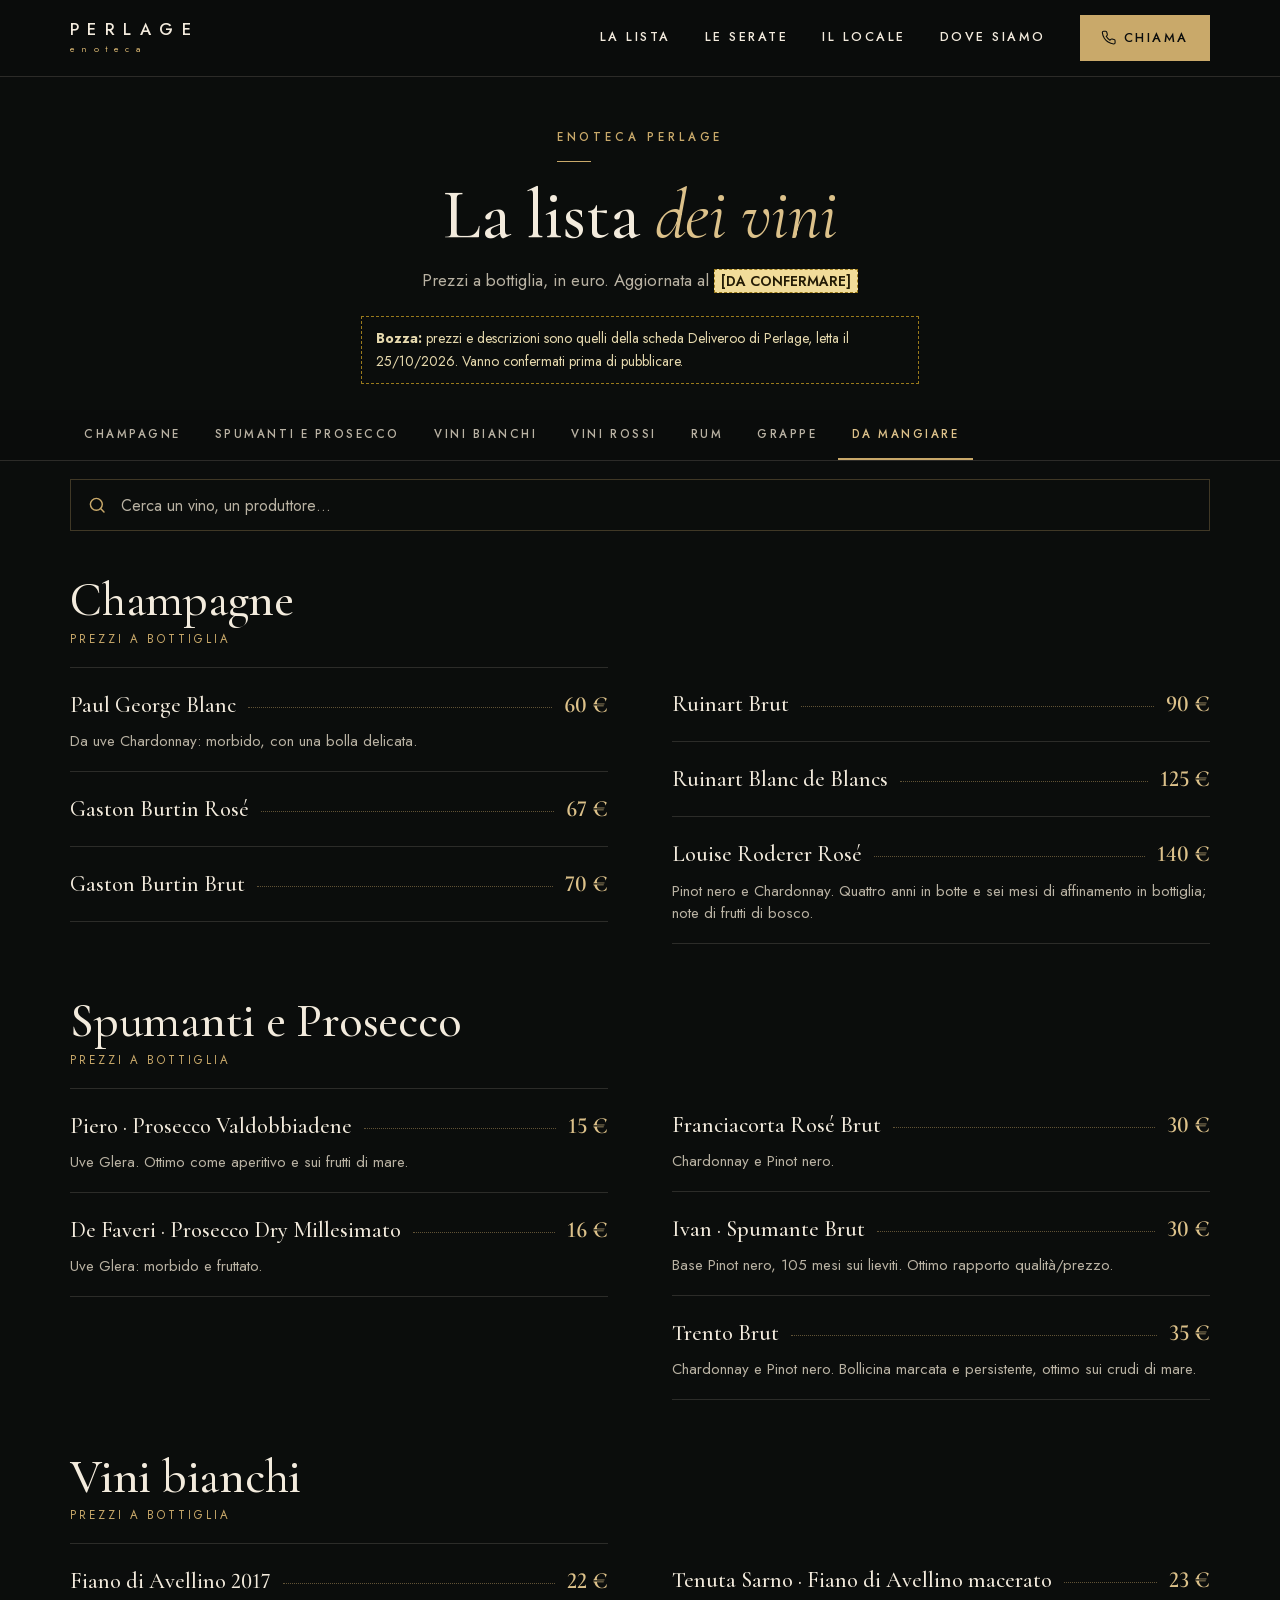
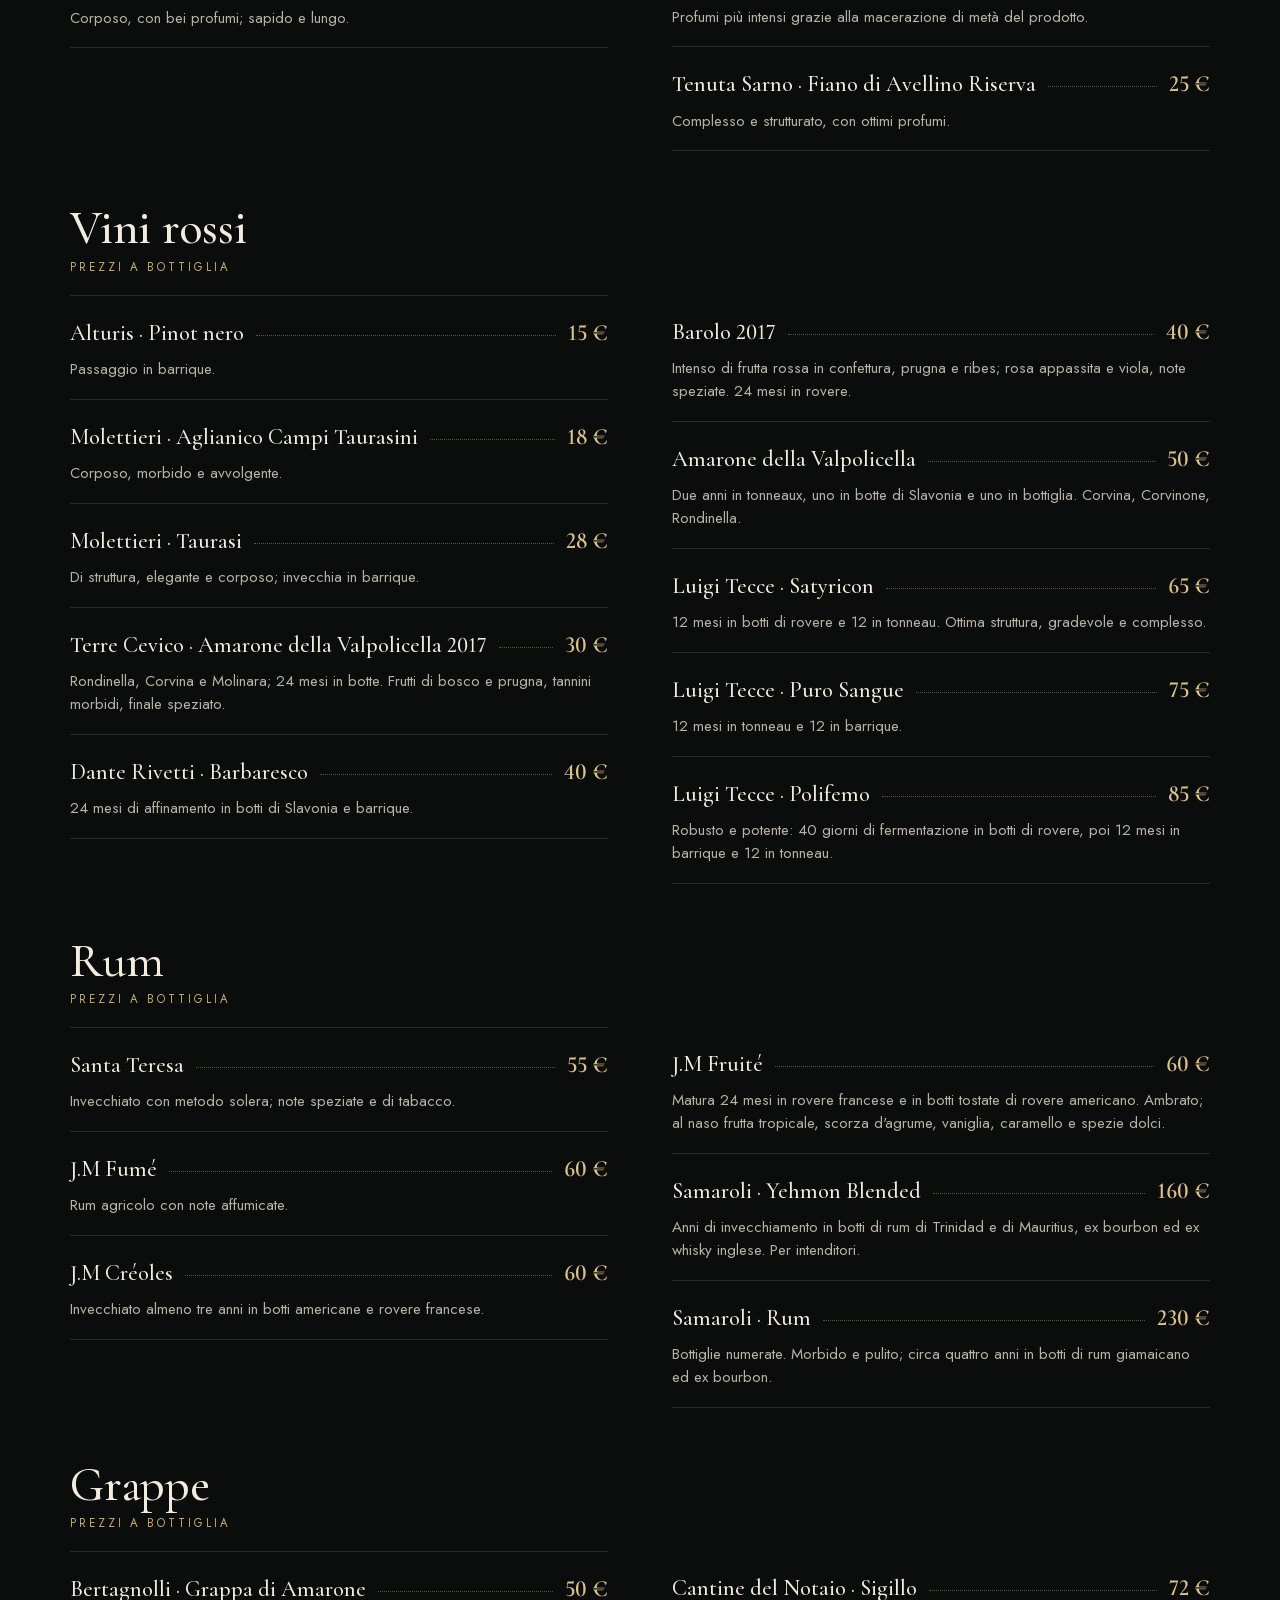
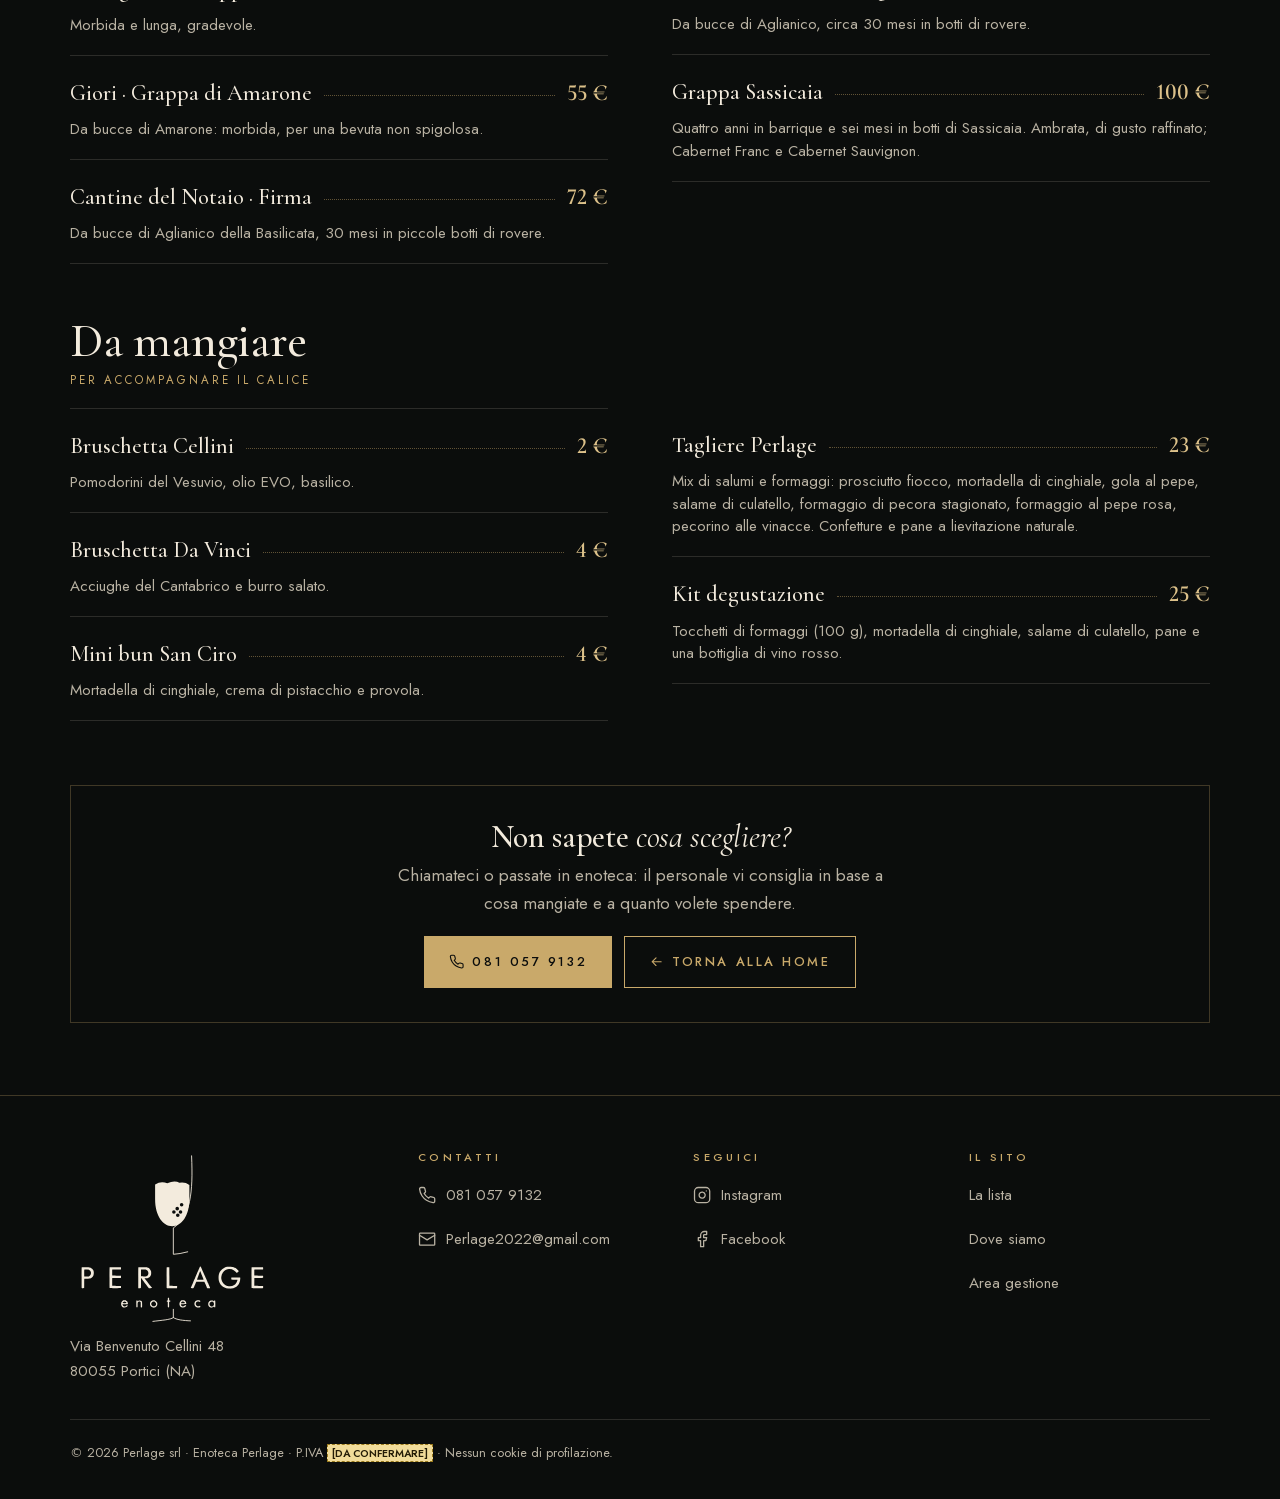
<file: menu.html>
<!doctype html>
<html lang="it">
<head>
<meta charset="utf-8">
<meta name="viewport" content="width=device-width, initial-scale=1">
<title>La lista · Enoteca Perlage, Portici</title>
<meta name="description" content="La lista di Enoteca Perlage con i prezzi: champagne, spumanti e prosecco, vini bianchi e rossi, rum, grappe, taglieri e bruschette.">
<meta name="robots" content="noindex, nofollow">
<meta name="theme-color" content="#0b0d0c">
<link rel="canonical" href="https://enotecaperlage.example/menu">
<meta property="og:type" content="website">
<meta property="og:locale" content="it_IT">
<meta property="og:title" content="La lista di Enoteca Perlage">
<meta property="og:description" content="Champagne, spumanti, vini, rum e grappe con i prezzi. Taglieri e bruschette per la serata.">
<meta property="og:image" content="https://fraspin02.github.io/enoteca-perlage-bozza/img/og-perlage.jpg">
<link rel="icon" href="favicon.svg" type="image/svg+xml">
<link rel="preload" href="fonts/cormorant-normal-latin-var.woff2" as="font" type="font/woff2" crossorigin>
<link rel="preload" href="fonts/jost-latin-var.woff2" as="font" type="font/woff2" crossorigin>
<style>@font-face{font-family:"Jost";font-style:normal;font-weight:400 700;font-display:swap;src:url(fonts/jost-latin-var.woff2) format("woff2")}@font-face{font-family:"Cormorant Garamond";font-style:normal;font-weight:400 700;font-display:swap;src:url(fonts/cormorant-normal-latin-var.woff2) format("woff2")}@font-face{font-family:"Cormorant Garamond";font-style:italic;font-weight:400 600;font-display:swap;src:url(fonts/cormorant-italic-latin-var.woff2) format("woff2")}:root{--nero:#0b0d0c;--nero-2:#121614;--bosco:#17342a;--bosco-2:#1f4a3a;--crema:#f3ebdd;--oro:#c9a96a;--oro-2:#dcc18a;--muto:#b9b2a3;--rovere:#8a6b45;--linea:rgba(201,169,106,.28);--linea-2:rgba(243,235,221,.14);--gutter:20px;--max:1180px;--f:"Jost",ui-sans-serif,system-ui,-apple-system,"Segoe UI",Roboto,Arial,sans-serif;--s:"Cormorant Garamond",Georgia,"Times New Roman",serif}*,*::before,*::after{box-sizing:border-box}html{-webkit-text-size-adjust:100%;scroll-behavior:smooth;scroll-padding-top:72px;background:var(--nero)}@media (prefers-reduced-motion:reduce){html{scroll-behavior:auto}*{transition:none!important;animation:none!important}}body{margin:0;background:var(--nero);color:var(--crema);font:400 1.0625rem/1.65 var(--f);font-variant-numeric:lining-nums}img{display:block;max-width:100%;height:auto}a{color:inherit}h1,h2,h3{font-family:var(--s);font-weight:500;line-height:1.05;margin:0;letter-spacing:-.005em;text-wrap:balance}p{margin:0}ul{margin:0;padding:0;list-style:none}em,.it{font-family:var(--s);font-style:italic;font-weight:400}.wrap{max-width:var(--max);margin:0 auto;padding:0 var(--gutter)}.sr{position:absolute;width:1px;height:1px;overflow:hidden;clip:rect(0 0 0 0);white-space:nowrap}.skip{position:absolute;left:-999px;top:8px;background:var(--oro);color:var(--nero);padding:10px 14px;z-index:99;font-weight:600}.skip:focus{left:8px}:focus-visible{outline:2px solid var(--oro-2);outline-offset:3px}.ico{width:1.2em;height:1.2em;flex:none;fill:none;stroke:currentColor;stroke-width:1.7;stroke-linecap:round;stroke-linejoin:round}mark.dc{background:#f1dc9a;color:#241c06;padding:.05em .4em;font-size:.82em;font-weight:600;white-space:nowrap;border:1px dashed #9a7a1c}.occ{display:block;font-size:.72rem;font-weight:500;letter-spacing:.34em;text-transform:uppercase;color:var(--oro);margin-bottom:16px}.occ::after{content:"";display:block;width:34px;height:1px;background:var(--oro);margin-top:14px}.centro .occ::after{margin-inline:auto}.btn{display:inline-flex;align-items:center;justify-content:center;gap:.6em;min-height:52px;padding:12px 24px;font:500 .8rem/1.2 var(--f);letter-spacing:.2em;text-transform:uppercase;text-decoration:none;border:1px solid var(--oro);cursor:pointer;transition:background-color .2s,color .2s,border-color .2s}.btn-oro{background:var(--oro);color:var(--nero)}.btn-oro:hover{background:var(--oro-2);border-color:var(--oro-2)}.btn-linea{background:transparent;color:var(--oro)}.btn-linea:hover{background:var(--oro);color:var(--nero)}.link{display:inline-flex;align-items:center;gap:.6em;min-height:44px;font-size:.78rem;font-weight:500;letter-spacing:.2em;text-transform:uppercase;color:var(--oro);text-decoration:none;border-bottom:1px solid var(--linea)}.link:hover{border-color:var(--oro)}.testata{position:sticky;top:0;z-index:20;background:rgba(11,13,12,.94);border-bottom:1px solid var(--linea-2)}.testata .wrap{display:grid;grid-template-columns:48px 1fr 48px;align-items:center;gap:8px;min-height:64px}.marca{display:block;justify-self:center;text-decoration:none;text-align:center;line-height:1}.marca b{display:block;font-size:1.02rem;font-weight:500;letter-spacing:.52em;margin-right:-.52em;text-transform:uppercase}.marca small{display:block;font-size:.56rem;font-weight:400;letter-spacing:.7em;margin:6px -.7em 0 0;text-transform:lowercase;color:var(--oro)}.nav{display:none}.burger,.testata-tel{display:inline-flex;align-items:center;justify-content:center;width:48px;height:48px;padding:0;border:0;background:none;color:var(--crema);cursor:pointer}.burger .ico,.testata-tel .ico{width:25px;height:25px}.testata-tel{justify-self:end;color:var(--oro)}.pannello-nav{position:fixed;inset:0;z-index:40;background:var(--nero);padding:8px 8px 32px;overflow-y:auto;animation:da-sinistra .22s ease-out}.pannello-nav[hidden]{display:none}.pannello-nav nav{display:flex;flex-direction:column;padding:18px 22px}.pannello-nav nav a{text-decoration:none;font-family:var(--s);font-size:2.1rem;font-weight:500;padding:12px 0;border-bottom:1px solid var(--linea-2)}.pannello-nav nav .btn{margin-top:28px;border:1px solid var(--oro);font:500 .85rem var(--f);padding:16px;justify-content:center;border-bottom:1px solid var(--oro)}.nav-aperta{overflow:hidden}@keyframes da-sinistra{from{transform:translateX(-100%)}to{transform:none}}@media (min-width:960px){.testata .wrap{display:flex;justify-content:space-between;min-height:76px}.marca{justify-self:auto;text-align:left}.marca b{margin-right:0}.marca small{margin-right:0;letter-spacing:.7em}.nav{display:flex;align-items:center;gap:34px}.nav a:not(.btn){font-size:.78rem;font-weight:500;letter-spacing:.2em;text-transform:uppercase;text-decoration:none;padding:12px 0;border-bottom:1px solid transparent}.nav a:not(.btn):hover{border-color:var(--oro)}.nav .btn{min-height:46px;padding:10px 20px}.burger,.testata-tel,.pannello-nav{display:none!important}}.hero{position:relative;padding:0 0 56px}.hero-foto{position:relative;margin:0 calc(var(--gutter)*-1)}.hero-foto img{width:100%;aspect-ratio:4/4.3;object-fit:cover;object-position:50% 35%}.hero-foto::after{content:"";position:absolute;inset:auto 0 0 0;height:55%;background:linear-gradient(180deg,rgba(11,13,12,0),var(--nero) 96%)}.hero-testo{position:relative;z-index:1;margin-top:-84px}.hero h1{font-size:clamp(2.7rem,12vw,4.6rem);margin-bottom:18px}.hero h1 em{display:block;color:var(--oro-2);font-size:.62em;line-height:1.1;margin-top:10px}.hero .sotto{color:var(--muto);max-width:42ch;margin-bottom:28px}.cta{display:flex;flex-direction:column;gap:12px}.fiducia{display:grid;gap:12px;margin-top:30px;padding-top:24px;border-top:1px solid var(--linea-2);font-size:.95rem;color:var(--muto)}.fiducia li{display:flex;align-items:center;gap:12px}.fiducia .ico{color:var(--oro)}.fiducia b{color:var(--crema);font-weight:500}@media (min-width:640px){.cta{flex-direction:row;flex-wrap:wrap}}@media (min-width:960px){.hero{padding:72px 0 96px}.hero .wrap{display:grid;grid-template-columns:1.05fr .95fr;gap:72px;align-items:center}.hero-testo{margin:0;grid-row:1}.hero-foto{grid-column:2;grid-row:1;margin:0}.hero-foto img{aspect-ratio:7/8}.hero-foto::after{display:none}.hero-foto::before{content:"";position:absolute;inset:18px -18px -18px 18px;border:1px solid var(--oro);opacity:.55;z-index:0}.hero-foto img{position:relative;z-index:1}}.sez{padding:72px 0}.sez.bosco{background:var(--bosco)}.sez h2{font-size:clamp(2.2rem,8vw,3.6rem);margin-bottom:18px}.sez h2 em{color:var(--oro-2)}.intro{color:var(--muto);max-width:52ch}.bosco .intro{color:#cfc8b8}@media (min-width:960px){.sez{padding:112px 0}}.due{display:grid;gap:40px}.indice{border-top:1px solid var(--linea)}.indice a{display:grid;grid-template-columns:36px 1fr auto 20px;align-items:center;gap:6px 12px;min-height:68px;padding:12px 0;border-bottom:1px solid var(--linea);text-decoration:none;transition:background-color .2s,padding .2s}.indice a:hover{background:rgba(201,169,106,.06);padding-inline:12px}.indice .n{font-size:.72rem;letter-spacing:.2em;color:var(--oro)}.indice h3{font-size:1.7rem}.indice .da{font-size:.8rem;letter-spacing:.14em;text-transform:uppercase;color:var(--muto)}.indice .da b{font-family:var(--s);font-size:1.35rem;letter-spacing:0;font-weight:500;color:var(--oro-2);text-transform:none}.indice .ico{color:var(--oro);width:18px;height:18px}@media (min-width:960px){.due{grid-template-columns:.8fr 1.2fr;gap:88px;align-items:start}.due.inverti{grid-template-columns:1.1fr .9fr}}.voci li{padding:18px 0;border-bottom:1px solid var(--linea-2)}.voci li:first-child{border-top:1px solid var(--linea-2)}.riga{display:flex;align-items:baseline;gap:12px}.riga .nome{font-family:var(--s);font-size:1.4rem;font-weight:500;line-height:1.15}.riga .fila{flex:1;min-width:12px;border-bottom:1px dotted rgba(201,169,106,.45);transform:translateY(-4px)}.riga .prezzo{font-family:var(--s);font-size:1.45rem;font-weight:600;color:var(--oro-2);white-space:nowrap;font-variant-numeric:lining-nums}.voci .desc{color:var(--muto);font-size:.95rem;line-height:1.5;margin-top:6px;max-width:58ch}.voci .fuori .nome,.voci .fuori .prezzo{opacity:.45;text-decoration:line-through}.foto{margin:0;position:relative}.foto img{width:100%;object-fit:cover}.foto figcaption{font-size:.8rem;color:var(--muto);margin-top:10px;letter-spacing:.04em}.cornice{position:relative}.cornice::before{content:"";position:absolute;inset:14px -14px -14px 14px;border:1px solid var(--oro);opacity:.5}.cornice img{position:relative}.mosaico{display:grid;grid-template-columns:1fr 1fr;gap:12px;margin-top:36px}.mosaico .foto img{aspect-ratio:3/4}.mosaico .largo{grid-column:1/-1}.mosaico .largo img{aspect-ratio:16/9}.solo-desk{display:none}@media (min-width:640px){.mosaico{grid-template-columns:repeat(3,1fr);gap:18px}.mosaico .largo img{aspect-ratio:16/8}.solo-desk{display:block}}.voto{display:flex;align-items:flex-end;gap:16px;margin-bottom:28px}.voto b{font-family:var(--s);font-size:6rem;line-height:.8;font-weight:500;color:var(--oro-2)}.voto span{font-size:.95rem;color:var(--muto);line-height:1.45;padding-bottom:6px}.stelle{display:flex;gap:4px;color:var(--oro);margin-bottom:6px}.stelle .ico{width:18px;height:18px;fill:currentColor;stroke:none}.citaz{display:grid;gap:28px}.citaz blockquote{margin:0;padding-left:20px;border-left:1px solid var(--oro)}.citaz p{font-family:var(--s);font-size:1.5rem;line-height:1.3;font-style:italic}.citaz cite{display:block;margin-top:12px;font-style:normal;font-size:.78rem;letter-spacing:.14em;text-transform:uppercase;color:var(--muto)}.fonte{margin-top:28px;font-size:.82rem;color:var(--muto)}@media (min-width:960px){.rec{display:grid;grid-template-columns:.7fr 1.3fr;gap:88px;align-items:center}.voto{margin:0}}.contatti{display:grid;gap:4px;margin:26px 0 30px}.contatti li{display:flex;gap:16px;align-items:flex-start;padding:14px 0;border-bottom:1px solid var(--linea-2)}.contatti .ico{color:var(--oro);margin-top:3px}.contatti small{display:block;font-size:.7rem;letter-spacing:.26em;text-transform:uppercase;color:var(--oro);margin-bottom:2px}.contatti a{text-decoration:none}.contatti a:hover{color:var(--oro-2)}.contatti .tel{font-family:var(--s);font-size:1.8rem;font-weight:500;line-height:1.1}.cta-riga{display:flex;flex-wrap:wrap;gap:12px}.piede{background:var(--nero);border-top:1px solid var(--linea);padding:56px 0 36px;color:var(--muto);font-size:.95rem}.piede .wrap{display:grid;gap:34px}.piede img{width:210px;height:auto;margin-bottom:6px}.piede h3{font-family:var(--f);font-size:.7rem;letter-spacing:.3em;text-transform:uppercase;color:var(--oro);font-weight:500;margin-bottom:10px}.piede li a,.piede li span{display:inline-flex;align-items:center;gap:10px;min-height:44px;text-decoration:none}.piede li a:hover{color:var(--crema)}.legale{font-size:.8rem;border-top:1px solid var(--linea-2);padding-top:22px}@media (min-width:860px){.piede .wrap{grid-template-columns:1.3fr 1fr 1fr 1fr}.legale{grid-column:1/-1}}.m-testa{padding:44px var(--gutter) 26px;text-align:center}.m-testa h1{font-size:clamp(2.6rem,11vw,4.4rem);margin-bottom:14px}.m-testa h1 em{color:var(--oro-2)}.m-testa .intro{margin:0 auto}.avviso-bozza{margin:22px auto 0;max-width:62ch;font-size:.88rem;color:#e6d9ae;border:1px dashed #9a7a1c;padding:10px 14px;text-align:left}.schede{position:sticky;top:64px;z-index:15;background:rgba(11,13,12,.96);border-bottom:1px solid var(--linea-2)}.schede ul{display:flex;gap:6px;overflow-x:auto;padding:0 var(--gutter);scrollbar-width:none;max-width:var(--max);margin:0 auto}.schede ul::-webkit-scrollbar{display:none}.schede a{display:flex;align-items:center;min-height:50px;padding:0 14px;white-space:nowrap;font-size:.72rem;font-weight:500;letter-spacing:.22em;text-transform:uppercase;text-decoration:none;color:var(--muto);border-bottom:2px solid transparent}.schede a.attiva{color:var(--oro-2);border-color:var(--oro)}.cerca{max-width:var(--max);margin:0 auto;padding:18px var(--gutter) 0}.cerca label{display:flex;align-items:center;gap:12px;border:1px solid var(--linea);padding:0 16px;min-height:52px;color:var(--oro)}.cerca input{flex:1;min-width:0;background:none;border:0;color:var(--crema);font:400 1rem var(--f);min-height:50px}.cerca input:focus{outline:none}.cerca label:focus-within{border-color:var(--oro-2)}.cerca input::placeholder{color:var(--muto)}.m-cat{padding:44px 0 8px;scroll-margin-top:130px}.m-cat h2{font-size:clamp(2rem,8vw,3rem);margin-bottom:4px}.m-cat .nota{font-size:.72rem;letter-spacing:.26em;text-transform:uppercase;color:var(--oro);margin-bottom:18px}.m-cat[hidden],.voci li[hidden]{display:none}.nessuno{text-align:center;color:var(--muto);padding:48px 0}.m-fine{margin:56px 0 72px;padding:34px 24px;border:1px solid var(--linea);text-align:center}.m-fine h2{font-size:2rem;margin-bottom:8px}.m-fine .cta{justify-content:center;flex-direction:row;flex-wrap:wrap;margin-top:18px}@media (min-width:960px){.schede{top:76px}.m-cat .voci{columns:2;column-gap:64px}.m-cat .voci li{break-inside:avoid}}.pan{max-width:760px;margin:0 auto;padding:30px var(--gutter) 130px}.pan h1{font-size:clamp(2.2rem,9vw,3.2rem);margin-bottom:10px}.p-avviso{border:1px dashed #9a7a1c;color:#e6d9ae;padding:10px 14px;font-size:.88rem;margin:16px 0 18px}.p-stato{display:flex;align-items:center;gap:10px;font-size:.78rem;letter-spacing:.14em;text-transform:uppercase;color:var(--muto);margin-bottom:8px}.p-stato b{color:var(--oro-2);font-weight:500}.p-cat{border-top:1px solid var(--linea)}.p-cat:last-of-type{border-bottom:1px solid var(--linea)}.p-cat summary{display:flex;align-items:center;gap:12px;min-height:64px;cursor:pointer;list-style:none;font-family:var(--s);font-size:1.7rem;font-weight:500}.p-cat summary::-webkit-details-marker{display:none}.p-cat summary span{flex:1}.p-cat summary small{font-family:var(--f);font-size:.7rem;letter-spacing:.2em;color:var(--oro);text-transform:uppercase}.p-cat summary .ico{color:var(--oro);transition:transform .2s}.p-cat[open] summary .ico{transform:rotate(90deg)}.p-voce{display:grid;grid-template-columns:1fr auto;gap:2px 12px;align-items:center;padding:12px;margin:0 -12px;border-top:1px solid var(--linea-2);transition:background-color .25s}.pv-t{min-width:0}.pv-nome{display:block;font-family:var(--s);font-size:1.3rem;font-weight:500;line-height:1.15}.pv-desc{display:block;font-size:.82rem;color:var(--muto);line-height:1.35;margin-top:3px;display:-webkit-box;-webkit-line-clamp:2;-webkit-box-orient:vertical;overflow:hidden}.pv-pr{display:flex;align-items:center;gap:6px;color:var(--oro-2);font-family:var(--s);font-size:1.3rem}.pv-pr input{width:84px;min-height:48px;background:var(--nero-2);border:1px solid var(--linea);color:var(--oro-2);font:600 1.3rem var(--s);font-variant-numeric:lining-nums;text-align:right;padding:0 10px}.pv-pr input:focus{outline:none;border-color:var(--oro-2)}.disp{display:flex;align-items:center;gap:12px;min-height:44px;font-size:.92rem;color:var(--muto);cursor:pointer}.disp input{position:absolute;opacity:0;width:1px;height:1px}.disp i{display:block;width:46px;height:26px;border:1px solid var(--oro);position:relative;flex:none;transition:background-color .2s}.disp i::after{content:"";position:absolute;top:3px;left:3px;width:18px;height:18px;background:var(--oro);transition:transform .2s}.disp input:checked+i{background:rgba(201,169,106,.22)}.disp input:checked+i::after{transform:translateX(20px)}.disp input:focus-visible+i{outline:2px solid var(--oro-2);outline-offset:3px}.pv-mod{justify-self:end;width:48px;height:44px;display:grid;place-items:center;background:none;border:1px solid var(--linea);color:var(--oro);cursor:pointer}.pv-mod:hover{border-color:var(--oro)}.p-voce.finita .pv-nome,.p-voce.finita .pv-desc{opacity:.5;text-decoration:line-through}.p-voce.mod{background:rgba(201,169,106,.1);box-shadow:inset 3px 0 0 var(--oro)}.p-voce.nuova{background:rgba(31,74,58,.55);box-shadow:inset 3px 0 0 #7fc7a2}.tag{display:none;vertical-align:middle;margin-left:8px;font-family:var(--f);font-size:.6rem;font-weight:500;letter-spacing:.18em;text-transform:uppercase;padding:2px 7px}.p-voce.mod .tag{display:inline-block;background:var(--oro);color:var(--nero)}.p-voce.nuova .tag{display:inline-block;background:#7fc7a2;color:#06140d}.p-voce.flash{animation:lampo 1.6s ease-out}@keyframes lampo{from{background:rgba(127,199,162,.55)}}.p-azioni{position:fixed;left:0;right:0;bottom:0;z-index:30;background:rgba(11,13,12,.97);border-top:1px solid var(--linea);padding:12px var(--gutter) calc(12px + env(safe-area-inset-bottom))}.p-azioni div{max-width:760px;margin:0 auto;display:grid;grid-template-columns:1fr 1.3fr;gap:10px}.p-azioni .btn{letter-spacing:.12em;padding:12px 8px;white-space:nowrap}.toast{position:fixed;left:50%;bottom:96px;transform:translate(-50%,20px);z-index:60;max-width:min(92vw,460px);background:var(--crema);color:var(--nero);padding:14px 18px;font-size:.95rem;opacity:0;pointer-events:none;transition:opacity .25s,transform .25s}.toast.on{opacity:1;transform:translate(-50%,0)}.dlg{border:1px solid var(--linea);background:var(--nero-2);color:var(--crema);padding:0;width:min(560px,100vw);max-width:100vw;max-height:94vh;overflow:auto;margin:auto}.dlg::backdrop{background:rgba(0,0,0,.74)}.dlg form{padding:22px 22px 24px;display:grid;gap:16px}.dlg-t{display:flex;align-items:center;justify-content:space-between;gap:12px}.dlg h2{font-size:2rem}.dlg-x{width:44px;height:44px;display:grid;place-items:center;background:none;border:0;color:var(--muto);cursor:pointer;margin-right:-10px}.dlg-x:hover{color:var(--crema)}.dlg label.c{display:block;font-size:.68rem;letter-spacing:.22em;text-transform:uppercase;color:var(--oro);margin-bottom:6px}.dlg input[type=text],.dlg select,.dlg textarea{width:100%;min-height:50px;background:var(--nero);border:1px solid var(--linea);color:var(--crema);font:400 1rem var(--f);padding:0 12px;border-radius:0;font-variant-numeric:lining-nums}.dlg textarea{min-height:76px;padding:12px;resize:vertical;line-height:1.4}.dlg select{appearance:none;background-image:linear-gradient(45deg,transparent 50%,var(--oro) 50%),linear-gradient(135deg,var(--oro) 50%,transparent 50%);background-position:calc(100% - 20px) 22px,calc(100% - 14px) 22px;background-size:6px 6px;background-repeat:no-repeat;padding-right:36px}.dlg select option{background:var(--nero);color:var(--crema)}.dlg input:focus,.dlg select:focus,.dlg textarea:focus{outline:none;border-color:var(--oro-2)}.dlg .riga2{display:grid;grid-template-columns:1fr 130px;gap:14px}.dlg .err{color:#f0b3a8;font-size:.88rem;min-height:1.2em}.dlg-az{display:grid;grid-template-columns:1fr 1.4fr;gap:10px;margin-top:4px}.dlg-az .btn{letter-spacing:.12em;padding:12px 8px}.dlg-del{background:none;border:0;color:#f0b3a8;font:500 .8rem var(--f);letter-spacing:.14em;text-transform:uppercase;cursor:pointer;min-height:44px;text-decoration:underline;text-underline-offset:4px}@media (max-width:639px){.dlg{margin:auto 0 0;width:100%;border-width:1px 0 0}}</style>
<script type="application/ld+json">{"@context": "https://schema.org", "@type": "Menu", "name": "La lista di Enoteca Perlage", "inLanguage": "it", "url": "https://fraspin02.github.io/enoteca-perlage-bozza/menu.html", "hasMenuSection": [{"@type": "MenuSection", "name": "Champagne", "hasMenuItem": [{"@type": "MenuItem", "name": "Paul George Blanc", "description": "Da uve Chardonnay: morbido, con una bolla delicata.", "offers": {"@type": "Offer", "price": "60.00", "priceCurrency": "EUR"}}, {"@type": "MenuItem", "name": "Gaston Burtin Rosé", "offers": {"@type": "Offer", "price": "67.00", "priceCurrency": "EUR"}}, {"@type": "MenuItem", "name": "Gaston Burtin Brut", "offers": {"@type": "Offer", "price": "70.00", "priceCurrency": "EUR"}}, {"@type": "MenuItem", "name": "Ruinart Brut", "offers": {"@type": "Offer", "price": "90.00", "priceCurrency": "EUR"}}, {"@type": "MenuItem", "name": "Ruinart Blanc de Blancs", "offers": {"@type": "Offer", "price": "125.00", "priceCurrency": "EUR"}}, {"@type": "MenuItem", "name": "Louise Roderer Rosé", "description": "Pinot nero e Chardonnay. Quattro anni in botte e sei mesi di affinamento in bottiglia; note di frutti di bosco.", "offers": {"@type": "Offer", "price": "140.00", "priceCurrency": "EUR"}}]}, {"@type": "MenuSection", "name": "Spumanti e Prosecco", "hasMenuItem": [{"@type": "MenuItem", "name": "Piero · Prosecco Valdobbiadene", "description": "Uve Glera. Ottimo come aperitivo e sui frutti di mare.", "offers": {"@type": "Offer", "price": "15.00", "priceCurrency": "EUR"}}, {"@type": "MenuItem", "name": "De Faveri · Prosecco Dry Millesimato", "description": "Uve Glera: morbido e fruttato.", "offers": {"@type": "Offer", "price": "16.00", "priceCurrency": "EUR"}}, {"@type": "MenuItem", "name": "Franciacorta Rosé Brut", "description": "Chardonnay e Pinot nero.", "offers": {"@type": "Offer", "price": "30.00", "priceCurrency": "EUR"}}, {"@type": "MenuItem", "name": "Ivan · Spumante Brut", "description": "Base Pinot nero, 105 mesi sui lieviti. Ottimo rapporto qualità/prezzo.", "offers": {"@type": "Offer", "price": "30.00", "priceCurrency": "EUR"}}, {"@type": "MenuItem", "name": "Trento Brut", "description": "Chardonnay e Pinot nero. Bollicina marcata e persistente, ottimo sui crudi di mare.", "offers": {"@type": "Offer", "price": "35.00", "priceCurrency": "EUR"}}]}, {"@type": "MenuSection", "name": "Vini bianchi", "hasMenuItem": [{"@type": "MenuItem", "name": "Fiano di Avellino 2017", "description": "Corposo, con bei profumi; sapido e lungo.", "offers": {"@type": "Offer", "price": "22.00", "priceCurrency": "EUR"}}, {"@type": "MenuItem", "name": "Tenuta Sarno · Fiano di Avellino macerato", "description": "Profumi più intensi grazie alla macerazione di metà del prodotto.", "offers": {"@type": "Offer", "price": "23.00", "priceCurrency": "EUR"}}, {"@type": "MenuItem", "name": "Tenuta Sarno · Fiano di Avellino Riserva", "description": "Complesso e strutturato, con ottimi profumi.", "offers": {"@type": "Offer", "price": "25.00", "priceCurrency": "EUR"}}]}, {"@type": "MenuSection", "name": "Vini rossi", "hasMenuItem": [{"@type": "MenuItem", "name": "Alturis · Pinot nero", "description": "Passaggio in barrique.", "offers": {"@type": "Offer", "price": "15.00", "priceCurrency": "EUR"}}, {"@type": "MenuItem", "name": "Molettieri · Aglianico Campi Taurasini", "description": "Corposo, morbido e avvolgente.", "offers": {"@type": "Offer", "price": "18.00", "priceCurrency": "EUR"}}, {"@type": "MenuItem", "name": "Molettieri · Taurasi", "description": "Di struttura, elegante e corposo; invecchia in barrique.", "offers": {"@type": "Offer", "price": "28.00", "priceCurrency": "EUR"}}, {"@type": "MenuItem", "name": "Terre Cevico · Amarone della Valpolicella 2017", "description": "Rondinella, Corvina e Molinara; 24 mesi in botte. Frutti di bosco e prugna, tannini morbidi, finale speziato.", "offers": {"@type": "Offer", "price": "30.00", "priceCurrency": "EUR"}}, {"@type": "MenuItem", "name": "Dante Rivetti · Barbaresco", "description": "24 mesi di affinamento in botti di Slavonia e barrique.", "offers": {"@type": "Offer", "price": "40.00", "priceCurrency": "EUR"}}, {"@type": "MenuItem", "name": "Barolo 2017", "description": "Intenso di frutta rossa in confettura, prugna e ribes; rosa appassita e viola, note speziate. 24 mesi in rovere.", "offers": {"@type": "Offer", "price": "40.00", "priceCurrency": "EUR"}}, {"@type": "MenuItem", "name": "Amarone della Valpolicella", "description": "Due anni in tonneaux, uno in botte di Slavonia e uno in bottiglia. Corvina, Corvinone, Rondinella.", "offers": {"@type": "Offer", "price": "50.00", "priceCurrency": "EUR"}}, {"@type": "MenuItem", "name": "Luigi Tecce · Satyricon", "description": "12 mesi in botti di rovere e 12 in tonneau. Ottima struttura, gradevole e complesso.", "offers": {"@type": "Offer", "price": "65.00", "priceCurrency": "EUR"}}, {"@type": "MenuItem", "name": "Luigi Tecce · Puro Sangue", "description": "12 mesi in tonneau e 12 in barrique.", "offers": {"@type": "Offer", "price": "75.00", "priceCurrency": "EUR"}}, {"@type": "MenuItem", "name": "Luigi Tecce · Polifemo", "description": "Robusto e potente: 40 giorni di fermentazione in botti di rovere, poi 12 mesi in barrique e 12 in tonneau.", "offers": {"@type": "Offer", "price": "85.00", "priceCurrency": "EUR"}}]}, {"@type": "MenuSection", "name": "Rum", "hasMenuItem": [{"@type": "MenuItem", "name": "Santa Teresa", "description": "Invecchiato con metodo solera; note speziate e di tabacco.", "offers": {"@type": "Offer", "price": "55.00", "priceCurrency": "EUR"}}, {"@type": "MenuItem", "name": "J.M Fumé", "description": "Rum agricolo con note affumicate.", "offers": {"@type": "Offer", "price": "60.00", "priceCurrency": "EUR"}}, {"@type": "MenuItem", "name": "J.M Créoles", "description": "Invecchiato almeno tre anni in botti americane e rovere francese.", "offers": {"@type": "Offer", "price": "60.00", "priceCurrency": "EUR"}}, {"@type": "MenuItem", "name": "J.M Fruité", "description": "Matura 24 mesi in rovere francese e in botti tostate di rovere americano. Ambrato; al naso frutta tropicale, scorza d'agrume, vaniglia, caramello e spezie dolci.", "offers": {"@type": "Offer", "price": "60.00", "priceCurrency": "EUR"}}, {"@type": "MenuItem", "name": "Samaroli · Yehmon Blended", "description": "Anni di invecchiamento in botti di rum di Trinidad e di Mauritius, ex bourbon ed ex whisky inglese. Per intenditori.", "offers": {"@type": "Offer", "price": "160.00", "priceCurrency": "EUR"}}, {"@type": "MenuItem", "name": "Samaroli · Rum", "description": "Bottiglie numerate. Morbido e pulito; circa quattro anni in botti di rum giamaicano ed ex bourbon.", "offers": {"@type": "Offer", "price": "230.00", "priceCurrency": "EUR"}}]}, {"@type": "MenuSection", "name": "Grappe", "hasMenuItem": [{"@type": "MenuItem", "name": "Bertagnolli · Grappa di Amarone", "description": "Morbida e lunga, gradevole.", "offers": {"@type": "Offer", "price": "50.00", "priceCurrency": "EUR"}}, {"@type": "MenuItem", "name": "Giori · Grappa di Amarone", "description": "Da bucce di Amarone: morbida, per una bevuta non spigolosa.", "offers": {"@type": "Offer", "price": "55.00", "priceCurrency": "EUR"}}, {"@type": "MenuItem", "name": "Cantine del Notaio · Firma", "description": "Da bucce di Aglianico della Basilicata, 30 mesi in piccole botti di rovere.", "offers": {"@type": "Offer", "price": "72.00", "priceCurrency": "EUR"}}, {"@type": "MenuItem", "name": "Cantine del Notaio · Sigillo", "description": "Da bucce di Aglianico, circa 30 mesi in botti di rovere.", "offers": {"@type": "Offer", "price": "72.00", "priceCurrency": "EUR"}}, {"@type": "MenuItem", "name": "Grappa Sassicaia", "description": "Quattro anni in barrique e sei mesi in botti di Sassicaia. Ambrata, di gusto raffinato; Cabernet Franc e Cabernet Sauvignon.", "offers": {"@type": "Offer", "price": "100.00", "priceCurrency": "EUR"}}]}, {"@type": "MenuSection", "name": "Da mangiare", "hasMenuItem": [{"@type": "MenuItem", "name": "Bruschetta Cellini", "description": "Pomodorini del Vesuvio, olio EVO, basilico.", "offers": {"@type": "Offer", "price": "2.00", "priceCurrency": "EUR"}}, {"@type": "MenuItem", "name": "Bruschetta Da Vinci", "description": "Acciughe del Cantabrico e burro salato.", "offers": {"@type": "Offer", "price": "4.00", "priceCurrency": "EUR"}}, {"@type": "MenuItem", "name": "Mini bun San Ciro", "description": "Mortadella di cinghiale, crema di pistacchio e provola.", "offers": {"@type": "Offer", "price": "4.00", "priceCurrency": "EUR"}}, {"@type": "MenuItem", "name": "Tagliere Perlage", "description": "Mix di salumi e formaggi: prosciutto fiocco, mortadella di cinghiale, gola al pepe, salame di culatello, formaggio di pecora stagionato, formaggio al pepe rosa, pecorino alle vinacce. Confetture e pane a lievitazione naturale.", "offers": {"@type": "Offer", "price": "23.00", "priceCurrency": "EUR"}}, {"@type": "MenuItem", "name": "Kit degustazione", "description": "Tocchetti di formaggi (100 g), mortadella di cinghiale, salame di culatello, pane e una bottiglia di vino rosso.", "offers": {"@type": "Offer", "price": "25.00", "priceCurrency": "EUR"}}]}]}</script>
</head>
<body>
<svg xmlns="http://www.w3.org/2000/svg" style="display:none" aria-hidden="true"><symbol id="i-tel" viewBox="0 0 24 24"><path d="M22 16.92v3a2 2 0 0 1-2.18 2 19.79 19.79 0 0 1-8.63-3.07 19.5 19.5 0 0 1-6-6 19.79 19.79 0 0 1-3.07-8.67A2 2 0 0 1 4.11 2h3a2 2 0 0 1 2 1.72c.13.96.36 1.9.7 2.81a2 2 0 0 1-.45 2.11L8.09 9.91a16 16 0 0 0 6 6l1.27-1.27a2 2 0 0 1 2.11-.45c.91.34 1.85.57 2.81.7A2 2 0 0 1 22 16.92z"/></symbol><symbol id="i-pin" viewBox="0 0 24 24"><path d="M20 10c0 6-8 12-8 12s-8-6-8-12a8 8 0 0 1 16 0z"/><circle cx="12" cy="10" r="3"/></symbol><symbol id="i-mail" viewBox="0 0 24 24"><rect x="2" y="4" width="20" height="16" rx="1"/><path d="M22 7l-10 6L2 7"/></symbol><symbol id="i-ig" viewBox="0 0 24 24"><rect x="2" y="2" width="20" height="20" rx="5"/><path d="M16 11.37A4 4 0 1 1 12.63 8 4 4 0 0 1 16 11.37zM17.5 6.5h.01"/></symbol><symbol id="i-fb" viewBox="0 0 24 24"><path d="M18 2h-3a5 5 0 0 0-5 5v3H7v4h3v8h4v-8h3l1-4h-4V7a1 1 0 0 1 1-1h3z"/></symbol><symbol id="i-menu" viewBox="0 0 24 24"><path d="M3 7h18M3 12h18M3 17h18"/></symbol><symbol id="i-x" viewBox="0 0 24 24"><path d="M5 5l14 14M19 5L5 19"/></symbol><symbol id="i-freccia" viewBox="0 0 24 24"><path d="M5 12h14M13 6l6 6-6 6"/></symbol><symbol id="i-indietro" viewBox="0 0 24 24"><path d="M19 12H5M11 6l-6 6 6 6"/></symbol><symbol id="i-stella" viewBox="0 0 24 24"><path d="M12 2l3.09 6.26L22 9.27l-5 4.87 1.18 6.88L12 17.77l-6.18 3.25L7 14.14 2 9.27l6.91-1.01z"/></symbol><symbol id="i-check" viewBox="0 0 24 24"><path d="M20 6L9 17l-5-5"/></symbol><symbol id="i-cerca" viewBox="0 0 24 24"><circle cx="11" cy="11" r="7"/><path d="M20 20l-4-4"/></symbol><symbol id="i-piu" viewBox="0 0 24 24"><path d="M12 5v14M5 12h14"/></symbol><symbol id="i-chev" viewBox="0 0 24 24"><path d="M9 6l6 6-6 6"/></symbol><symbol id="i-orologio" viewBox="0 0 24 24"><circle cx="12" cy="12" r="10"/><path d="M12 6v6l4 2"/></symbol><symbol id="i-matita" viewBox="0 0 24 24"><path d="M17 3a2.83 2.83 0 1 1 4 4L7.5 20.5 2 22l1.5-5.5z"/></symbol><symbol id="i-bag" viewBox="0 0 24 24"><path d="M6 8h12l1 13H5zM9 8a3 3 0 0 1 6 0"/></symbol></svg>
<a class="skip" href="#contenuto">Vai alla lista</a>
<header class="testata"><div class="wrap">
<button class="burger" type="button" aria-label="Apri il menu" aria-expanded="false" aria-controls="pannello-nav"><svg class="ico"><use href="#i-menu"/></svg></button>
<a class="marca" href="index.html"><b>Perlage</b><small>enoteca</small></a>
<nav class="nav" aria-label="Principale"><a href="menu.html">La lista</a><a href="index.html#serate">Le serate</a><a href="index.html#locale">Il locale</a><a href="index.html#dove">Dove siamo</a><a class="btn btn-oro" href="tel:+390810579132"><svg class="ico"><use href="#i-tel"/></svg>Chiama</a></nav>
<a class="testata-tel" href="tel:+390810579132" aria-label="Chiama l'enoteca"><svg class="ico"><use href="#i-tel"/></svg></a>
</div></header>
<div class="pannello-nav" id="pannello-nav" hidden>
<button class="burger chiudi" type="button" aria-label="Chiudi il menu"><svg class="ico"><use href="#i-x"/></svg></button>
<nav aria-label="Menu mobile"><a href="menu.html">La lista</a><a href="index.html#serate">Le serate</a><a href="index.html#locale">Il locale</a><a href="index.html#dove">Dove siamo</a><a class="btn" href="tel:+390810579132"><svg class="ico"><use href="#i-tel"/></svg>&nbsp;Chiama 081 057 9132</a></nav>
</div>
<script>(function(){var p=document.getElementById("pannello-nav"),b=document.querySelector(".burger");function s(o){p.hidden=!o;b.setAttribute("aria-expanded",o);document.body.classList.toggle("nav-aperta",o)}b.addEventListener("click",function(){s(true)});p.addEventListener("click",function(e){if(e.target.closest(".chiudi")||e.target.closest("a"))s(false)});document.addEventListener("keydown",function(e){if(e.key==="Escape")s(false)})})()</script>
<main id="contenuto">
  <div class="wrap m-testa">
    <span class="occ" style="display:inline-block">Enoteca Perlage</span>
    <h1>La lista <em>dei vini</em></h1>
    <p class="intro">Prezzi a bottiglia, in euro. Aggiornata al <mark class="dc">[DA CONFERMARE]</mark></p>
    <p class="avviso-bozza"><b>Bozza:</b> prezzi e descrizioni sono quelli della scheda Deliveroo di Perlage, letta il 25/10/2026. Vanno confermati prima di pubblicare.</p>
  </div>
  <nav class="schede" aria-label="Sezioni della lista"><ul>
<li><a href="#champagne">Champagne</a></li>
<li><a href="#spumanti">Spumanti e Prosecco</a></li>
<li><a href="#bianchi">Vini bianchi</a></li>
<li><a href="#rossi">Vini rossi</a></li>
<li><a href="#rum">Rum</a></li>
<li><a href="#grappe">Grappe</a></li>
<li><a href="#tavola">Da mangiare</a></li>
  </ul></nav>
  <div class="cerca"><label><svg class="ico"><use href="#i-cerca"/></svg><span class="sr">Cerca nella lista</span><input type="search" id="cerca" placeholder="Cerca un vino, un produttore…" autocomplete="off"></label></div>
  <div class="wrap">
<section class="m-cat" id="champagne" aria-labelledby="t-champagne"><h2 id="t-champagne">Champagne</h2><p class="nota">Prezzi a bottiglia</p><ul class="voci"><li><div class="riga"><span class="nome">Paul George Blanc</span><span class="fila" aria-hidden="true"></span><span class="prezzo">60 €</span></div><p class="desc">Da uve Chardonnay: morbido, con una bolla delicata.</p></li><li><div class="riga"><span class="nome">Gaston Burtin Rosé</span><span class="fila" aria-hidden="true"></span><span class="prezzo">67 €</span></div></li><li><div class="riga"><span class="nome">Gaston Burtin Brut</span><span class="fila" aria-hidden="true"></span><span class="prezzo">70 €</span></div></li><li><div class="riga"><span class="nome">Ruinart Brut</span><span class="fila" aria-hidden="true"></span><span class="prezzo">90 €</span></div></li><li><div class="riga"><span class="nome">Ruinart Blanc de Blancs</span><span class="fila" aria-hidden="true"></span><span class="prezzo">125 €</span></div></li><li><div class="riga"><span class="nome">Louise Roderer Rosé</span><span class="fila" aria-hidden="true"></span><span class="prezzo">140 €</span></div><p class="desc">Pinot nero e Chardonnay. Quattro anni in botte e sei mesi di affinamento in bottiglia; note di frutti di bosco.</p></li></ul></section>
<section class="m-cat" id="spumanti" aria-labelledby="t-spumanti"><h2 id="t-spumanti">Spumanti e Prosecco</h2><p class="nota">Prezzi a bottiglia</p><ul class="voci"><li><div class="riga"><span class="nome">Piero · Prosecco Valdobbiadene</span><span class="fila" aria-hidden="true"></span><span class="prezzo">15 €</span></div><p class="desc">Uve Glera. Ottimo come aperitivo e sui frutti di mare.</p></li><li><div class="riga"><span class="nome">De Faveri · Prosecco Dry Millesimato</span><span class="fila" aria-hidden="true"></span><span class="prezzo">16 €</span></div><p class="desc">Uve Glera: morbido e fruttato.</p></li><li><div class="riga"><span class="nome">Franciacorta Rosé Brut</span><span class="fila" aria-hidden="true"></span><span class="prezzo">30 €</span></div><p class="desc">Chardonnay e Pinot nero.</p></li><li><div class="riga"><span class="nome">Ivan · Spumante Brut</span><span class="fila" aria-hidden="true"></span><span class="prezzo">30 €</span></div><p class="desc">Base Pinot nero, 105 mesi sui lieviti. Ottimo rapporto qualità/prezzo.</p></li><li><div class="riga"><span class="nome">Trento Brut</span><span class="fila" aria-hidden="true"></span><span class="prezzo">35 €</span></div><p class="desc">Chardonnay e Pinot nero. Bollicina marcata e persistente, ottimo sui crudi di mare.</p></li></ul></section>
<section class="m-cat" id="bianchi" aria-labelledby="t-bianchi"><h2 id="t-bianchi">Vini bianchi</h2><p class="nota">Prezzi a bottiglia</p><ul class="voci"><li><div class="riga"><span class="nome">Fiano di Avellino 2017</span><span class="fila" aria-hidden="true"></span><span class="prezzo">22 €</span></div><p class="desc">Corposo, con bei profumi; sapido e lungo.</p></li><li><div class="riga"><span class="nome">Tenuta Sarno · Fiano di Avellino macerato</span><span class="fila" aria-hidden="true"></span><span class="prezzo">23 €</span></div><p class="desc">Profumi più intensi grazie alla macerazione di metà del prodotto.</p></li><li><div class="riga"><span class="nome">Tenuta Sarno · Fiano di Avellino Riserva</span><span class="fila" aria-hidden="true"></span><span class="prezzo">25 €</span></div><p class="desc">Complesso e strutturato, con ottimi profumi.</p></li></ul></section>
<section class="m-cat" id="rossi" aria-labelledby="t-rossi"><h2 id="t-rossi">Vini rossi</h2><p class="nota">Prezzi a bottiglia</p><ul class="voci"><li><div class="riga"><span class="nome">Alturis · Pinot nero</span><span class="fila" aria-hidden="true"></span><span class="prezzo">15 €</span></div><p class="desc">Passaggio in barrique.</p></li><li><div class="riga"><span class="nome">Molettieri · Aglianico Campi Taurasini</span><span class="fila" aria-hidden="true"></span><span class="prezzo">18 €</span></div><p class="desc">Corposo, morbido e avvolgente.</p></li><li><div class="riga"><span class="nome">Molettieri · Taurasi</span><span class="fila" aria-hidden="true"></span><span class="prezzo">28 €</span></div><p class="desc">Di struttura, elegante e corposo; invecchia in barrique.</p></li><li><div class="riga"><span class="nome">Terre Cevico · Amarone della Valpolicella 2017</span><span class="fila" aria-hidden="true"></span><span class="prezzo">30 €</span></div><p class="desc">Rondinella, Corvina e Molinara; 24 mesi in botte. Frutti di bosco e prugna, tannini morbidi, finale speziato.</p></li><li><div class="riga"><span class="nome">Dante Rivetti · Barbaresco</span><span class="fila" aria-hidden="true"></span><span class="prezzo">40 €</span></div><p class="desc">24 mesi di affinamento in botti di Slavonia e barrique.</p></li><li><div class="riga"><span class="nome">Barolo 2017</span><span class="fila" aria-hidden="true"></span><span class="prezzo">40 €</span></div><p class="desc">Intenso di frutta rossa in confettura, prugna e ribes; rosa appassita e viola, note speziate. 24 mesi in rovere.</p></li><li><div class="riga"><span class="nome">Amarone della Valpolicella</span><span class="fila" aria-hidden="true"></span><span class="prezzo">50 €</span></div><p class="desc">Due anni in tonneaux, uno in botte di Slavonia e uno in bottiglia. Corvina, Corvinone, Rondinella.</p></li><li><div class="riga"><span class="nome">Luigi Tecce · Satyricon</span><span class="fila" aria-hidden="true"></span><span class="prezzo">65 €</span></div><p class="desc">12 mesi in botti di rovere e 12 in tonneau. Ottima struttura, gradevole e complesso.</p></li><li><div class="riga"><span class="nome">Luigi Tecce · Puro Sangue</span><span class="fila" aria-hidden="true"></span><span class="prezzo">75 €</span></div><p class="desc">12 mesi in tonneau e 12 in barrique.</p></li><li><div class="riga"><span class="nome">Luigi Tecce · Polifemo</span><span class="fila" aria-hidden="true"></span><span class="prezzo">85 €</span></div><p class="desc">Robusto e potente: 40 giorni di fermentazione in botti di rovere, poi 12 mesi in barrique e 12 in tonneau.</p></li></ul></section>
<section class="m-cat" id="rum" aria-labelledby="t-rum"><h2 id="t-rum">Rum</h2><p class="nota">Prezzi a bottiglia</p><ul class="voci"><li><div class="riga"><span class="nome">Santa Teresa</span><span class="fila" aria-hidden="true"></span><span class="prezzo">55 €</span></div><p class="desc">Invecchiato con metodo solera; note speziate e di tabacco.</p></li><li><div class="riga"><span class="nome">J.M Fumé</span><span class="fila" aria-hidden="true"></span><span class="prezzo">60 €</span></div><p class="desc">Rum agricolo con note affumicate.</p></li><li><div class="riga"><span class="nome">J.M Créoles</span><span class="fila" aria-hidden="true"></span><span class="prezzo">60 €</span></div><p class="desc">Invecchiato almeno tre anni in botti americane e rovere francese.</p></li><li><div class="riga"><span class="nome">J.M Fruité</span><span class="fila" aria-hidden="true"></span><span class="prezzo">60 €</span></div><p class="desc">Matura 24 mesi in rovere francese e in botti tostate di rovere americano. Ambrato; al naso frutta tropicale, scorza d&#x27;agrume, vaniglia, caramello e spezie dolci.</p></li><li><div class="riga"><span class="nome">Samaroli · Yehmon Blended</span><span class="fila" aria-hidden="true"></span><span class="prezzo">160 €</span></div><p class="desc">Anni di invecchiamento in botti di rum di Trinidad e di Mauritius, ex bourbon ed ex whisky inglese. Per intenditori.</p></li><li><div class="riga"><span class="nome">Samaroli · Rum</span><span class="fila" aria-hidden="true"></span><span class="prezzo">230 €</span></div><p class="desc">Bottiglie numerate. Morbido e pulito; circa quattro anni in botti di rum giamaicano ed ex bourbon.</p></li></ul></section>
<section class="m-cat" id="grappe" aria-labelledby="t-grappe"><h2 id="t-grappe">Grappe</h2><p class="nota">Prezzi a bottiglia</p><ul class="voci"><li><div class="riga"><span class="nome">Bertagnolli · Grappa di Amarone</span><span class="fila" aria-hidden="true"></span><span class="prezzo">50 €</span></div><p class="desc">Morbida e lunga, gradevole.</p></li><li><div class="riga"><span class="nome">Giori · Grappa di Amarone</span><span class="fila" aria-hidden="true"></span><span class="prezzo">55 €</span></div><p class="desc">Da bucce di Amarone: morbida, per una bevuta non spigolosa.</p></li><li><div class="riga"><span class="nome">Cantine del Notaio · Firma</span><span class="fila" aria-hidden="true"></span><span class="prezzo">72 €</span></div><p class="desc">Da bucce di Aglianico della Basilicata, 30 mesi in piccole botti di rovere.</p></li><li><div class="riga"><span class="nome">Cantine del Notaio · Sigillo</span><span class="fila" aria-hidden="true"></span><span class="prezzo">72 €</span></div><p class="desc">Da bucce di Aglianico, circa 30 mesi in botti di rovere.</p></li><li><div class="riga"><span class="nome">Grappa Sassicaia</span><span class="fila" aria-hidden="true"></span><span class="prezzo">100 €</span></div><p class="desc">Quattro anni in barrique e sei mesi in botti di Sassicaia. Ambrata, di gusto raffinato; Cabernet Franc e Cabernet Sauvignon.</p></li></ul></section>
<section class="m-cat" id="tavola" aria-labelledby="t-tavola"><h2 id="t-tavola">Da mangiare</h2><p class="nota">Per accompagnare il calice</p><ul class="voci"><li><div class="riga"><span class="nome">Bruschetta Cellini</span><span class="fila" aria-hidden="true"></span><span class="prezzo">2 €</span></div><p class="desc">Pomodorini del Vesuvio, olio EVO, basilico.</p></li><li><div class="riga"><span class="nome">Bruschetta Da Vinci</span><span class="fila" aria-hidden="true"></span><span class="prezzo">4 €</span></div><p class="desc">Acciughe del Cantabrico e burro salato.</p></li><li><div class="riga"><span class="nome">Mini bun San Ciro</span><span class="fila" aria-hidden="true"></span><span class="prezzo">4 €</span></div><p class="desc">Mortadella di cinghiale, crema di pistacchio e provola.</p></li><li><div class="riga"><span class="nome">Tagliere Perlage</span><span class="fila" aria-hidden="true"></span><span class="prezzo">23 €</span></div><p class="desc">Mix di salumi e formaggi: prosciutto fiocco, mortadella di cinghiale, gola al pepe, salame di culatello, formaggio di pecora stagionato, formaggio al pepe rosa, pecorino alle vinacce. Confetture e pane a lievitazione naturale.</p></li><li><div class="riga"><span class="nome">Kit degustazione</span><span class="fila" aria-hidden="true"></span><span class="prezzo">25 €</span></div><p class="desc">Tocchetti di formaggi (100 g), mortadella di cinghiale, salame di culatello, pane e una bottiglia di vino rosso.</p></li></ul></section>
    <p class="nessuno" id="nessuno" hidden>Nessun risultato. Provate con un altro nome.</p>
    <div class="m-fine">
      <h2>Non sapete <em>cosa scegliere?</em></h2>
      <p class="intro" style="margin:0 auto">Chiamateci o passate in enoteca: il personale vi consiglia in base a cosa mangiate e a quanto volete spendere.</p>
      <div class="cta">
        <a class="btn btn-oro" href="tel:+390810579132"><svg class="ico"><use href="#i-tel"/></svg>081 057 9132</a>
        <a class="btn btn-linea" href="index.html"><svg class="ico"><use href="#i-indietro"/></svg>Torna alla home</a>
      </div>
    </div>
  </div>
</main>
<footer class="piede"><div class="wrap">
<div><img src="img/logo.svg" width="210" height="178" alt="Perlage enoteca" loading="lazy"><p>Via Benvenuto Cellini 48<br>80055 Portici (NA)</p></div>
<div><h3>Contatti</h3><ul>
<li><a href="tel:+390810579132"><svg class="ico"><use href="#i-tel"/></svg>081 057 9132</a></li>
<li><a href="mailto:Perlage2022@gmail.com"><svg class="ico"><use href="#i-mail"/></svg>Perlage2022@gmail.com</a></li></ul></div>
<div><h3>Seguici</h3><ul>
<li><a href="https://www.instagram.com/enotecaperlage/" target="_blank" rel="noopener"><svg class="ico"><use href="#i-ig"/></svg>Instagram</a></li>
<li><a href="https://www.facebook.com/enotecaperlage" target="_blank" rel="noopener"><svg class="ico"><use href="#i-fb"/></svg>Facebook</a></li></ul></div>
<div><h3>Il sito</h3><ul><li><a href="menu.html">La lista</a></li><li><a href="index.html#dove">Dove siamo</a></li><li><a href="modifica-menu.html">Area gestione</a></li></ul></div>
<p class="legale">© 2026 Perlage srl · Enoteca Perlage · P.IVA <mark class="dc">[DA CONFERMARE]</mark> · Nessun cookie di profilazione.</p>
</div></footer>
<script>
(function(){
var l=[].slice.call(document.querySelectorAll('.schede a')),cats=[].slice.call(document.querySelectorAll('.m-cat'));
if('IntersectionObserver' in window){var o=new IntersectionObserver(function(e){e.forEach(function(x){if(x.isIntersecting){l.forEach(function(a){var on=a.getAttribute('href')==='#'+x.target.id;a.classList.toggle('attiva',on);if(on){a.setAttribute('aria-current','true');var u=a.closest('ul');u.scrollLeft=a.offsetLeft-u.clientWidth/2+a.clientWidth/2}else a.removeAttribute('aria-current')})}})},{rootMargin:'-150px 0px -65% 0px'});cats.forEach(function(s){o.observe(s)})}
var q=document.getElementById('cerca'),n=document.getElementById('nessuno');
function norm(s){return s.toLowerCase().normalize('NFD').replace(/[̀-ͯ]/g,'')}
q.addEventListener('input',function(){var t=norm(q.value.trim()),tot=0;cats.forEach(function(c){var v=0;[].forEach.call(c.querySelectorAll('li'),function(li){var ok=!t||norm(li.textContent).indexOf(t)>-1;li.hidden=!ok;if(ok)v++});c.hidden=!v;tot+=v});n.hidden=!t||tot>0})
})();
</script>
</body>
</html>
</file>
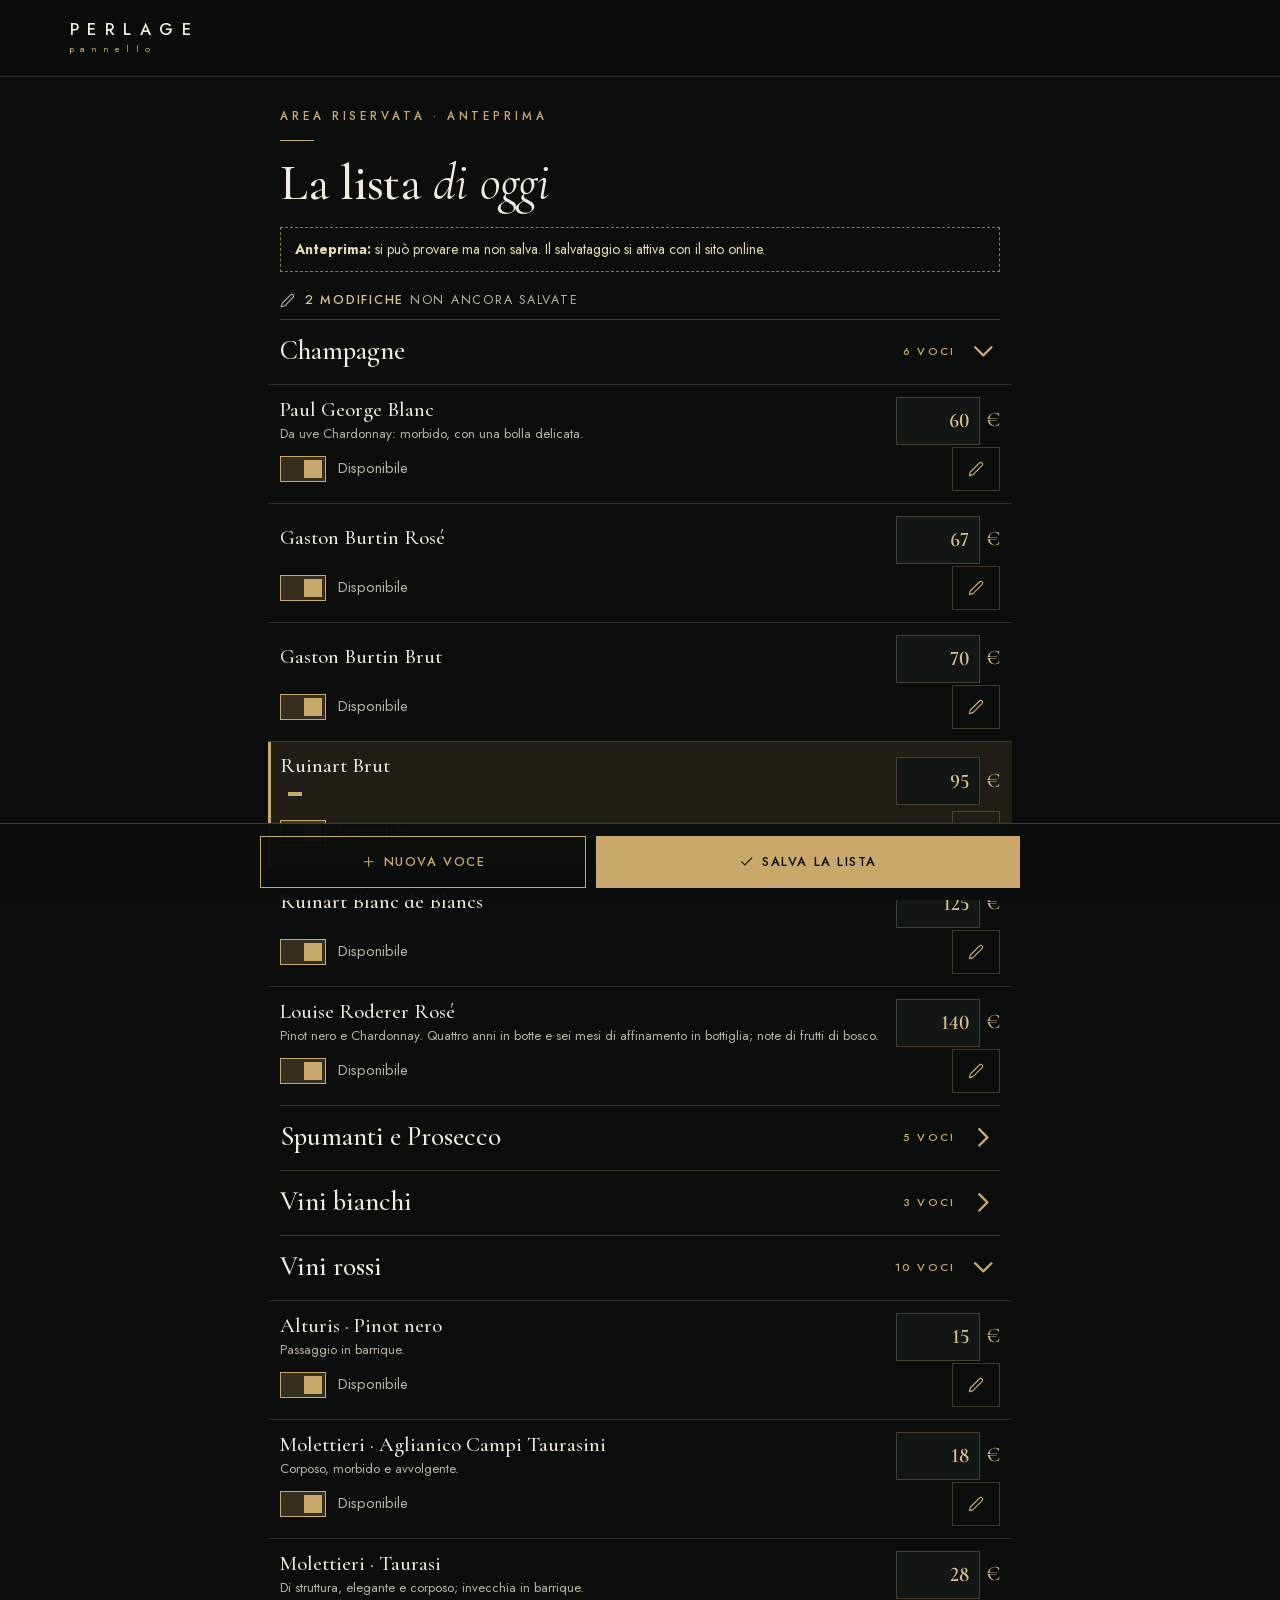
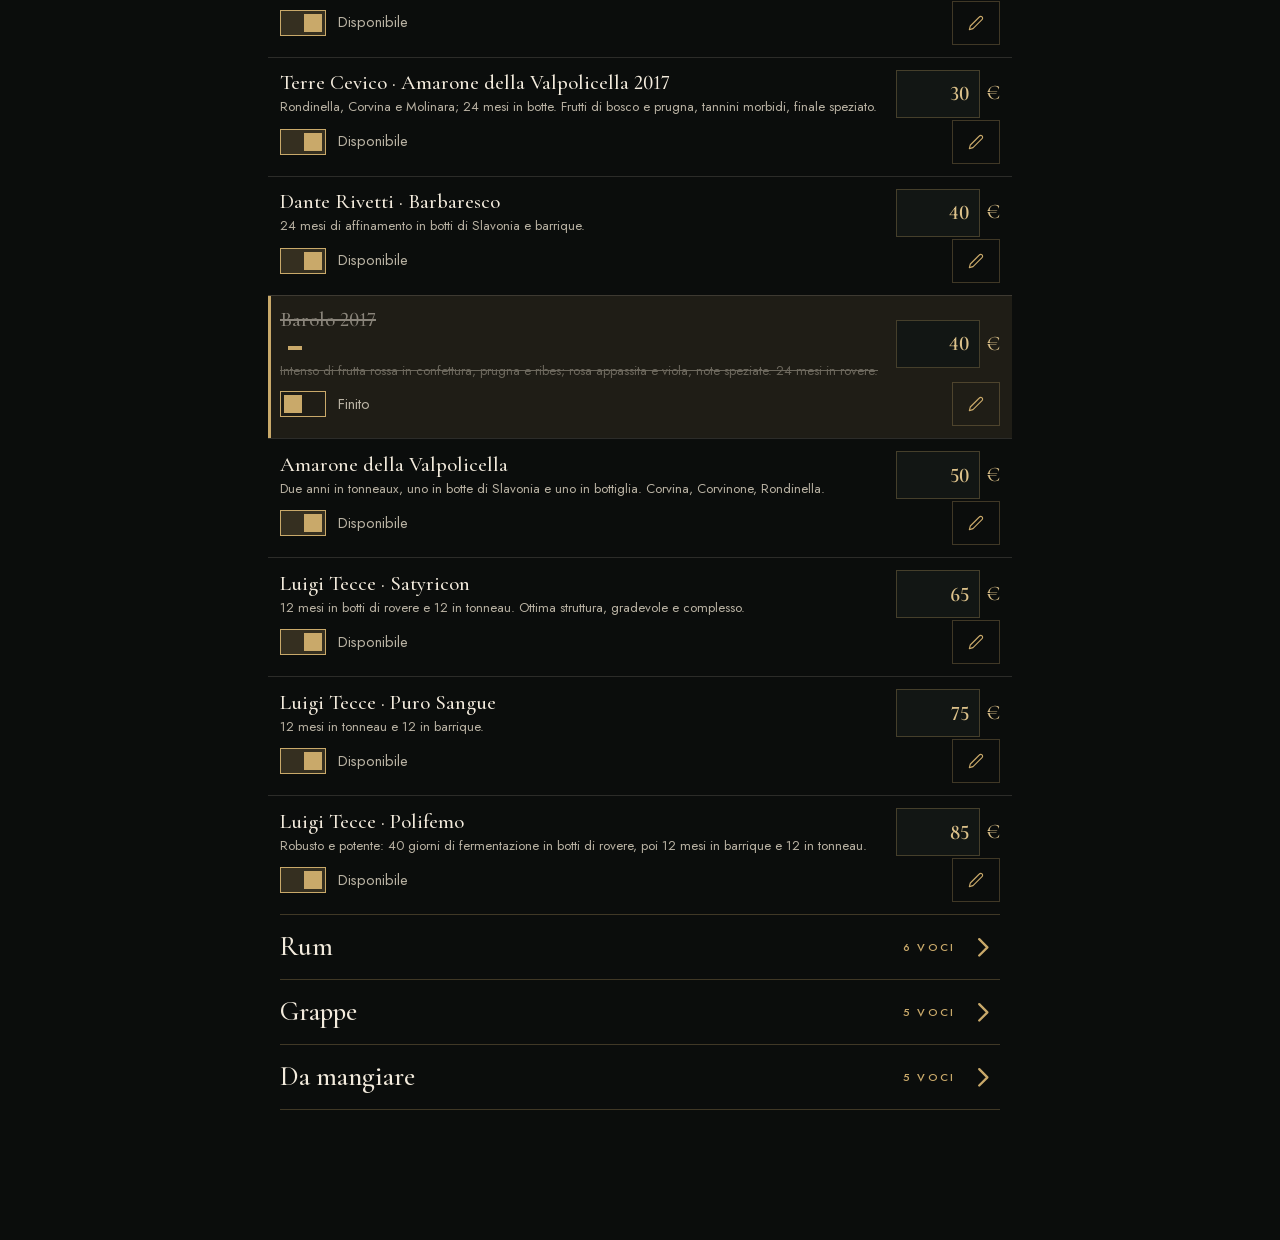
<file: modifica-menu.html>
<!doctype html>
<html lang="it">
<head>
<meta charset="utf-8">
<meta name="viewport" content="width=device-width, initial-scale=1">
<title>Modifica la lista · Enoteca Perlage (anteprima)</title>
<meta name="description" content="Anteprima del pannello per aggiornare prezzi e disponibilità della lista di Enoteca Perlage dal telefono.">
<meta name="robots" content="noindex, nofollow">
<meta name="theme-color" content="#0b0d0c">
<link rel="icon" href="favicon.svg" type="image/svg+xml">
<link rel="preload" href="fonts/jost-latin-var.woff2" as="font" type="font/woff2" crossorigin>
<style>@font-face{font-family:"Jost";font-style:normal;font-weight:400 700;font-display:swap;src:url(fonts/jost-latin-var.woff2) format("woff2")}@font-face{font-family:"Cormorant Garamond";font-style:normal;font-weight:400 700;font-display:swap;src:url(fonts/cormorant-normal-latin-var.woff2) format("woff2")}@font-face{font-family:"Cormorant Garamond";font-style:italic;font-weight:400 600;font-display:swap;src:url(fonts/cormorant-italic-latin-var.woff2) format("woff2")}:root{--nero:#0b0d0c;--nero-2:#121614;--bosco:#17342a;--bosco-2:#1f4a3a;--crema:#f3ebdd;--oro:#c9a96a;--oro-2:#dcc18a;--muto:#b9b2a3;--rovere:#8a6b45;--linea:rgba(201,169,106,.28);--linea-2:rgba(243,235,221,.14);--gutter:20px;--max:1180px;--f:"Jost",ui-sans-serif,system-ui,-apple-system,"Segoe UI",Roboto,Arial,sans-serif;--s:"Cormorant Garamond",Georgia,"Times New Roman",serif}*,*::before,*::after{box-sizing:border-box}html{-webkit-text-size-adjust:100%;scroll-behavior:smooth;scroll-padding-top:72px;background:var(--nero)}@media (prefers-reduced-motion:reduce){html{scroll-behavior:auto}*{transition:none!important;animation:none!important}}body{margin:0;background:var(--nero);color:var(--crema);font:400 1.0625rem/1.65 var(--f);font-variant-numeric:lining-nums}img{display:block;max-width:100%;height:auto}a{color:inherit}h1,h2,h3{font-family:var(--s);font-weight:500;line-height:1.05;margin:0;letter-spacing:-.005em;text-wrap:balance}p{margin:0}ul{margin:0;padding:0;list-style:none}em,.it{font-family:var(--s);font-style:italic;font-weight:400}.wrap{max-width:var(--max);margin:0 auto;padding:0 var(--gutter)}.sr{position:absolute;width:1px;height:1px;overflow:hidden;clip:rect(0 0 0 0);white-space:nowrap}.skip{position:absolute;left:-999px;top:8px;background:var(--oro);color:var(--nero);padding:10px 14px;z-index:99;font-weight:600}.skip:focus{left:8px}:focus-visible{outline:2px solid var(--oro-2);outline-offset:3px}.ico{width:1.2em;height:1.2em;flex:none;fill:none;stroke:currentColor;stroke-width:1.7;stroke-linecap:round;stroke-linejoin:round}mark.dc{background:#f1dc9a;color:#241c06;padding:.05em .4em;font-size:.82em;font-weight:600;white-space:nowrap;border:1px dashed #9a7a1c}.occ{display:block;font-size:.72rem;font-weight:500;letter-spacing:.34em;text-transform:uppercase;color:var(--oro);margin-bottom:16px}.occ::after{content:"";display:block;width:34px;height:1px;background:var(--oro);margin-top:14px}.centro .occ::after{margin-inline:auto}.btn{display:inline-flex;align-items:center;justify-content:center;gap:.6em;min-height:52px;padding:12px 24px;font:500 .8rem/1.2 var(--f);letter-spacing:.2em;text-transform:uppercase;text-decoration:none;border:1px solid var(--oro);cursor:pointer;transition:background-color .2s,color .2s,border-color .2s}.btn-oro{background:var(--oro);color:var(--nero)}.btn-oro:hover{background:var(--oro-2);border-color:var(--oro-2)}.btn-linea{background:transparent;color:var(--oro)}.btn-linea:hover{background:var(--oro);color:var(--nero)}.link{display:inline-flex;align-items:center;gap:.6em;min-height:44px;font-size:.78rem;font-weight:500;letter-spacing:.2em;text-transform:uppercase;color:var(--oro);text-decoration:none;border-bottom:1px solid var(--linea)}.link:hover{border-color:var(--oro)}.testata{position:sticky;top:0;z-index:20;background:rgba(11,13,12,.94);border-bottom:1px solid var(--linea-2)}.testata .wrap{display:grid;grid-template-columns:48px 1fr 48px;align-items:center;gap:8px;min-height:64px}.marca{display:block;justify-self:center;text-decoration:none;text-align:center;line-height:1}.marca b{display:block;font-size:1.02rem;font-weight:500;letter-spacing:.52em;margin-right:-.52em;text-transform:uppercase}.marca small{display:block;font-size:.56rem;font-weight:400;letter-spacing:.7em;margin:6px -.7em 0 0;text-transform:lowercase;color:var(--oro)}.nav{display:none}.burger,.testata-tel{display:inline-flex;align-items:center;justify-content:center;width:48px;height:48px;padding:0;border:0;background:none;color:var(--crema);cursor:pointer}.burger .ico,.testata-tel .ico{width:25px;height:25px}.testata-tel{justify-self:end;color:var(--oro)}.pannello-nav{position:fixed;inset:0;z-index:40;background:var(--nero);padding:8px 8px 32px;overflow-y:auto;animation:da-sinistra .22s ease-out}.pannello-nav[hidden]{display:none}.pannello-nav nav{display:flex;flex-direction:column;padding:18px 22px}.pannello-nav nav a{text-decoration:none;font-family:var(--s);font-size:2.1rem;font-weight:500;padding:12px 0;border-bottom:1px solid var(--linea-2)}.pannello-nav nav .btn{margin-top:28px;border:1px solid var(--oro);font:500 .85rem var(--f);padding:16px;justify-content:center;border-bottom:1px solid var(--oro)}.nav-aperta{overflow:hidden}@keyframes da-sinistra{from{transform:translateX(-100%)}to{transform:none}}@media (min-width:960px){.testata .wrap{display:flex;justify-content:space-between;min-height:76px}.marca{justify-self:auto;text-align:left}.marca b{margin-right:0}.marca small{margin-right:0;letter-spacing:.7em}.nav{display:flex;align-items:center;gap:34px}.nav a:not(.btn){font-size:.78rem;font-weight:500;letter-spacing:.2em;text-transform:uppercase;text-decoration:none;padding:12px 0;border-bottom:1px solid transparent}.nav a:not(.btn):hover{border-color:var(--oro)}.nav .btn{min-height:46px;padding:10px 20px}.burger,.testata-tel,.pannello-nav{display:none!important}}.hero{position:relative;padding:0 0 56px}.hero-foto{position:relative;margin:0 calc(var(--gutter)*-1)}.hero-foto img{width:100%;aspect-ratio:4/4.3;object-fit:cover;object-position:50% 35%}.hero-foto::after{content:"";position:absolute;inset:auto 0 0 0;height:55%;background:linear-gradient(180deg,rgba(11,13,12,0),var(--nero) 96%)}.hero-testo{position:relative;z-index:1;margin-top:-84px}.hero h1{font-size:clamp(2.7rem,12vw,4.6rem);margin-bottom:18px}.hero h1 em{display:block;color:var(--oro-2);font-size:.62em;line-height:1.1;margin-top:10px}.hero .sotto{color:var(--muto);max-width:42ch;margin-bottom:28px}.cta{display:flex;flex-direction:column;gap:12px}.fiducia{display:grid;gap:12px;margin-top:30px;padding-top:24px;border-top:1px solid var(--linea-2);font-size:.95rem;color:var(--muto)}.fiducia li{display:flex;align-items:center;gap:12px}.fiducia .ico{color:var(--oro)}.fiducia b{color:var(--crema);font-weight:500}@media (min-width:640px){.cta{flex-direction:row;flex-wrap:wrap}}@media (min-width:960px){.hero{padding:72px 0 96px}.hero .wrap{display:grid;grid-template-columns:1.05fr .95fr;gap:72px;align-items:center}.hero-testo{margin:0;grid-row:1}.hero-foto{grid-column:2;grid-row:1;margin:0}.hero-foto img{aspect-ratio:7/8}.hero-foto::after{display:none}.hero-foto::before{content:"";position:absolute;inset:18px -18px -18px 18px;border:1px solid var(--oro);opacity:.55;z-index:0}.hero-foto img{position:relative;z-index:1}}.sez{padding:72px 0}.sez.bosco{background:var(--bosco)}.sez h2{font-size:clamp(2.2rem,8vw,3.6rem);margin-bottom:18px}.sez h2 em{color:var(--oro-2)}.intro{color:var(--muto);max-width:52ch}.bosco .intro{color:#cfc8b8}@media (min-width:960px){.sez{padding:112px 0}}.due{display:grid;gap:40px}.indice{border-top:1px solid var(--linea)}.indice a{display:grid;grid-template-columns:36px 1fr auto 20px;align-items:center;gap:6px 12px;min-height:68px;padding:12px 0;border-bottom:1px solid var(--linea);text-decoration:none;transition:background-color .2s,padding .2s}.indice a:hover{background:rgba(201,169,106,.06);padding-inline:12px}.indice .n{font-size:.72rem;letter-spacing:.2em;color:var(--oro)}.indice h3{font-size:1.7rem}.indice .da{font-size:.8rem;letter-spacing:.14em;text-transform:uppercase;color:var(--muto)}.indice .da b{font-family:var(--s);font-size:1.35rem;letter-spacing:0;font-weight:500;color:var(--oro-2);text-transform:none}.indice .ico{color:var(--oro);width:18px;height:18px}@media (min-width:960px){.due{grid-template-columns:.8fr 1.2fr;gap:88px;align-items:start}.due.inverti{grid-template-columns:1.1fr .9fr}}.voci li{padding:18px 0;border-bottom:1px solid var(--linea-2)}.voci li:first-child{border-top:1px solid var(--linea-2)}.riga{display:flex;align-items:baseline;gap:12px}.riga .nome{font-family:var(--s);font-size:1.4rem;font-weight:500;line-height:1.15}.riga .fila{flex:1;min-width:12px;border-bottom:1px dotted rgba(201,169,106,.45);transform:translateY(-4px)}.riga .prezzo{font-family:var(--s);font-size:1.45rem;font-weight:600;color:var(--oro-2);white-space:nowrap;font-variant-numeric:lining-nums}.voci .desc{color:var(--muto);font-size:.95rem;line-height:1.5;margin-top:6px;max-width:58ch}.voci .fuori .nome,.voci .fuori .prezzo{opacity:.45;text-decoration:line-through}.foto{margin:0;position:relative}.foto img{width:100%;object-fit:cover}.foto figcaption{font-size:.8rem;color:var(--muto);margin-top:10px;letter-spacing:.04em}.cornice{position:relative}.cornice::before{content:"";position:absolute;inset:14px -14px -14px 14px;border:1px solid var(--oro);opacity:.5}.cornice img{position:relative}.mosaico{display:grid;grid-template-columns:1fr 1fr;gap:12px;margin-top:36px}.mosaico .foto img{aspect-ratio:3/4}.mosaico .largo{grid-column:1/-1}.mosaico .largo img{aspect-ratio:16/9}.solo-desk{display:none}@media (min-width:640px){.mosaico{grid-template-columns:repeat(3,1fr);gap:18px}.mosaico .largo img{aspect-ratio:16/8}.solo-desk{display:block}}.voto{display:flex;align-items:flex-end;gap:16px;margin-bottom:28px}.voto b{font-family:var(--s);font-size:6rem;line-height:.8;font-weight:500;color:var(--oro-2)}.voto span{font-size:.95rem;color:var(--muto);line-height:1.45;padding-bottom:6px}.stelle{display:flex;gap:4px;color:var(--oro);margin-bottom:6px}.stelle .ico{width:18px;height:18px;fill:currentColor;stroke:none}.citaz{display:grid;gap:28px}.citaz blockquote{margin:0;padding-left:20px;border-left:1px solid var(--oro)}.citaz p{font-family:var(--s);font-size:1.5rem;line-height:1.3;font-style:italic}.citaz cite{display:block;margin-top:12px;font-style:normal;font-size:.78rem;letter-spacing:.14em;text-transform:uppercase;color:var(--muto)}.fonte{margin-top:28px;font-size:.82rem;color:var(--muto)}@media (min-width:960px){.rec{display:grid;grid-template-columns:.7fr 1.3fr;gap:88px;align-items:center}.voto{margin:0}}.contatti{display:grid;gap:4px;margin:26px 0 30px}.contatti li{display:flex;gap:16px;align-items:flex-start;padding:14px 0;border-bottom:1px solid var(--linea-2)}.contatti .ico{color:var(--oro);margin-top:3px}.contatti small{display:block;font-size:.7rem;letter-spacing:.26em;text-transform:uppercase;color:var(--oro);margin-bottom:2px}.contatti a{text-decoration:none}.contatti a:hover{color:var(--oro-2)}.contatti .tel{font-family:var(--s);font-size:1.8rem;font-weight:500;line-height:1.1}.cta-riga{display:flex;flex-wrap:wrap;gap:12px}.piede{background:var(--nero);border-top:1px solid var(--linea);padding:56px 0 36px;color:var(--muto);font-size:.95rem}.piede .wrap{display:grid;gap:34px}.piede img{width:210px;height:auto;margin-bottom:6px}.piede h3{font-family:var(--f);font-size:.7rem;letter-spacing:.3em;text-transform:uppercase;color:var(--oro);font-weight:500;margin-bottom:10px}.piede li a,.piede li span{display:inline-flex;align-items:center;gap:10px;min-height:44px;text-decoration:none}.piede li a:hover{color:var(--crema)}.legale{font-size:.8rem;border-top:1px solid var(--linea-2);padding-top:22px}@media (min-width:860px){.piede .wrap{grid-template-columns:1.3fr 1fr 1fr 1fr}.legale{grid-column:1/-1}}.m-testa{padding:44px var(--gutter) 26px;text-align:center}.m-testa h1{font-size:clamp(2.6rem,11vw,4.4rem);margin-bottom:14px}.m-testa h1 em{color:var(--oro-2)}.m-testa .intro{margin:0 auto}.avviso-bozza{margin:22px auto 0;max-width:62ch;font-size:.88rem;color:#e6d9ae;border:1px dashed #9a7a1c;padding:10px 14px;text-align:left}.schede{position:sticky;top:64px;z-index:15;background:rgba(11,13,12,.96);border-bottom:1px solid var(--linea-2)}.schede ul{display:flex;gap:6px;overflow-x:auto;padding:0 var(--gutter);scrollbar-width:none;max-width:var(--max);margin:0 auto}.schede ul::-webkit-scrollbar{display:none}.schede a{display:flex;align-items:center;min-height:50px;padding:0 14px;white-space:nowrap;font-size:.72rem;font-weight:500;letter-spacing:.22em;text-transform:uppercase;text-decoration:none;color:var(--muto);border-bottom:2px solid transparent}.schede a.attiva{color:var(--oro-2);border-color:var(--oro)}.cerca{max-width:var(--max);margin:0 auto;padding:18px var(--gutter) 0}.cerca label{display:flex;align-items:center;gap:12px;border:1px solid var(--linea);padding:0 16px;min-height:52px;color:var(--oro)}.cerca input{flex:1;min-width:0;background:none;border:0;color:var(--crema);font:400 1rem var(--f);min-height:50px}.cerca input:focus{outline:none}.cerca label:focus-within{border-color:var(--oro-2)}.cerca input::placeholder{color:var(--muto)}.m-cat{padding:44px 0 8px;scroll-margin-top:130px}.m-cat h2{font-size:clamp(2rem,8vw,3rem);margin-bottom:4px}.m-cat .nota{font-size:.72rem;letter-spacing:.26em;text-transform:uppercase;color:var(--oro);margin-bottom:18px}.m-cat[hidden],.voci li[hidden]{display:none}.nessuno{text-align:center;color:var(--muto);padding:48px 0}.m-fine{margin:56px 0 72px;padding:34px 24px;border:1px solid var(--linea);text-align:center}.m-fine h2{font-size:2rem;margin-bottom:8px}.m-fine .cta{justify-content:center;flex-direction:row;flex-wrap:wrap;margin-top:18px}@media (min-width:960px){.schede{top:76px}.m-cat .voci{columns:2;column-gap:64px}.m-cat .voci li{break-inside:avoid}}.pan{max-width:760px;margin:0 auto;padding:30px var(--gutter) 130px}.pan h1{font-size:clamp(2.2rem,9vw,3.2rem);margin-bottom:10px}.p-avviso{border:1px dashed #9a7a1c;color:#e6d9ae;padding:10px 14px;font-size:.88rem;margin:16px 0 18px}.p-stato{display:flex;align-items:center;gap:10px;font-size:.78rem;letter-spacing:.14em;text-transform:uppercase;color:var(--muto);margin-bottom:8px}.p-stato b{color:var(--oro-2);font-weight:500}.p-cat{border-top:1px solid var(--linea)}.p-cat:last-of-type{border-bottom:1px solid var(--linea)}.p-cat summary{display:flex;align-items:center;gap:12px;min-height:64px;cursor:pointer;list-style:none;font-family:var(--s);font-size:1.7rem;font-weight:500}.p-cat summary::-webkit-details-marker{display:none}.p-cat summary span{flex:1}.p-cat summary small{font-family:var(--f);font-size:.7rem;letter-spacing:.2em;color:var(--oro);text-transform:uppercase}.p-cat summary .ico{color:var(--oro);transition:transform .2s}.p-cat[open] summary .ico{transform:rotate(90deg)}.p-voce{display:grid;grid-template-columns:1fr auto;gap:2px 12px;align-items:center;padding:12px;margin:0 -12px;border-top:1px solid var(--linea-2);transition:background-color .25s}.pv-t{min-width:0}.pv-nome{display:block;font-family:var(--s);font-size:1.3rem;font-weight:500;line-height:1.15}.pv-desc{display:block;font-size:.82rem;color:var(--muto);line-height:1.35;margin-top:3px;display:-webkit-box;-webkit-line-clamp:2;-webkit-box-orient:vertical;overflow:hidden}.pv-pr{display:flex;align-items:center;gap:6px;color:var(--oro-2);font-family:var(--s);font-size:1.3rem}.pv-pr input{width:84px;min-height:48px;background:var(--nero-2);border:1px solid var(--linea);color:var(--oro-2);font:600 1.3rem var(--s);font-variant-numeric:lining-nums;text-align:right;padding:0 10px}.pv-pr input:focus{outline:none;border-color:var(--oro-2)}.disp{display:flex;align-items:center;gap:12px;min-height:44px;font-size:.92rem;color:var(--muto);cursor:pointer}.disp input{position:absolute;opacity:0;width:1px;height:1px}.disp i{display:block;width:46px;height:26px;border:1px solid var(--oro);position:relative;flex:none;transition:background-color .2s}.disp i::after{content:"";position:absolute;top:3px;left:3px;width:18px;height:18px;background:var(--oro);transition:transform .2s}.disp input:checked+i{background:rgba(201,169,106,.22)}.disp input:checked+i::after{transform:translateX(20px)}.disp input:focus-visible+i{outline:2px solid var(--oro-2);outline-offset:3px}.pv-mod{justify-self:end;width:48px;height:44px;display:grid;place-items:center;background:none;border:1px solid var(--linea);color:var(--oro);cursor:pointer}.pv-mod:hover{border-color:var(--oro)}.p-voce.finita .pv-nome,.p-voce.finita .pv-desc{opacity:.5;text-decoration:line-through}.p-voce.mod{background:rgba(201,169,106,.1);box-shadow:inset 3px 0 0 var(--oro)}.p-voce.nuova{background:rgba(31,74,58,.55);box-shadow:inset 3px 0 0 #7fc7a2}.tag{display:none;vertical-align:middle;margin-left:8px;font-family:var(--f);font-size:.6rem;font-weight:500;letter-spacing:.18em;text-transform:uppercase;padding:2px 7px}.p-voce.mod .tag{display:inline-block;background:var(--oro);color:var(--nero)}.p-voce.nuova .tag{display:inline-block;background:#7fc7a2;color:#06140d}.p-voce.flash{animation:lampo 1.6s ease-out}@keyframes lampo{from{background:rgba(127,199,162,.55)}}.p-azioni{position:fixed;left:0;right:0;bottom:0;z-index:30;background:rgba(11,13,12,.97);border-top:1px solid var(--linea);padding:12px var(--gutter) calc(12px + env(safe-area-inset-bottom))}.p-azioni div{max-width:760px;margin:0 auto;display:grid;grid-template-columns:1fr 1.3fr;gap:10px}.p-azioni .btn{letter-spacing:.12em;padding:12px 8px;white-space:nowrap}.toast{position:fixed;left:50%;bottom:96px;transform:translate(-50%,20px);z-index:60;max-width:min(92vw,460px);background:var(--crema);color:var(--nero);padding:14px 18px;font-size:.95rem;opacity:0;pointer-events:none;transition:opacity .25s,transform .25s}.toast.on{opacity:1;transform:translate(-50%,0)}.dlg{border:1px solid var(--linea);background:var(--nero-2);color:var(--crema);padding:0;width:min(560px,100vw);max-width:100vw;max-height:94vh;overflow:auto;margin:auto}.dlg::backdrop{background:rgba(0,0,0,.74)}.dlg form{padding:22px 22px 24px;display:grid;gap:16px}.dlg-t{display:flex;align-items:center;justify-content:space-between;gap:12px}.dlg h2{font-size:2rem}.dlg-x{width:44px;height:44px;display:grid;place-items:center;background:none;border:0;color:var(--muto);cursor:pointer;margin-right:-10px}.dlg-x:hover{color:var(--crema)}.dlg label.c{display:block;font-size:.68rem;letter-spacing:.22em;text-transform:uppercase;color:var(--oro);margin-bottom:6px}.dlg input[type=text],.dlg select,.dlg textarea{width:100%;min-height:50px;background:var(--nero);border:1px solid var(--linea);color:var(--crema);font:400 1rem var(--f);padding:0 12px;border-radius:0;font-variant-numeric:lining-nums}.dlg textarea{min-height:76px;padding:12px;resize:vertical;line-height:1.4}.dlg select{appearance:none;background-image:linear-gradient(45deg,transparent 50%,var(--oro) 50%),linear-gradient(135deg,var(--oro) 50%,transparent 50%);background-position:calc(100% - 20px) 22px,calc(100% - 14px) 22px;background-size:6px 6px;background-repeat:no-repeat;padding-right:36px}.dlg select option{background:var(--nero);color:var(--crema)}.dlg input:focus,.dlg select:focus,.dlg textarea:focus{outline:none;border-color:var(--oro-2)}.dlg .riga2{display:grid;grid-template-columns:1fr 130px;gap:14px}.dlg .err{color:#f0b3a8;font-size:.88rem;min-height:1.2em}.dlg-az{display:grid;grid-template-columns:1fr 1.4fr;gap:10px;margin-top:4px}.dlg-az .btn{letter-spacing:.12em;padding:12px 8px}.dlg-del{background:none;border:0;color:#f0b3a8;font:500 .8rem var(--f);letter-spacing:.14em;text-transform:uppercase;cursor:pointer;min-height:44px;text-decoration:underline;text-underline-offset:4px}@media (max-width:639px){.dlg{margin:auto 0 0;width:100%;border-width:1px 0 0}}</style>
</head>
<body>
<svg xmlns="http://www.w3.org/2000/svg" style="display:none" aria-hidden="true"><symbol id="i-tel" viewBox="0 0 24 24"><path d="M22 16.92v3a2 2 0 0 1-2.18 2 19.79 19.79 0 0 1-8.63-3.07 19.5 19.5 0 0 1-6-6 19.79 19.79 0 0 1-3.07-8.67A2 2 0 0 1 4.11 2h3a2 2 0 0 1 2 1.72c.13.96.36 1.9.7 2.81a2 2 0 0 1-.45 2.11L8.09 9.91a16 16 0 0 0 6 6l1.27-1.27a2 2 0 0 1 2.11-.45c.91.34 1.85.57 2.81.7A2 2 0 0 1 22 16.92z"/></symbol><symbol id="i-pin" viewBox="0 0 24 24"><path d="M20 10c0 6-8 12-8 12s-8-6-8-12a8 8 0 0 1 16 0z"/><circle cx="12" cy="10" r="3"/></symbol><symbol id="i-mail" viewBox="0 0 24 24"><rect x="2" y="4" width="20" height="16" rx="1"/><path d="M22 7l-10 6L2 7"/></symbol><symbol id="i-ig" viewBox="0 0 24 24"><rect x="2" y="2" width="20" height="20" rx="5"/><path d="M16 11.37A4 4 0 1 1 12.63 8 4 4 0 0 1 16 11.37zM17.5 6.5h.01"/></symbol><symbol id="i-fb" viewBox="0 0 24 24"><path d="M18 2h-3a5 5 0 0 0-5 5v3H7v4h3v8h4v-8h3l1-4h-4V7a1 1 0 0 1 1-1h3z"/></symbol><symbol id="i-menu" viewBox="0 0 24 24"><path d="M3 7h18M3 12h18M3 17h18"/></symbol><symbol id="i-x" viewBox="0 0 24 24"><path d="M5 5l14 14M19 5L5 19"/></symbol><symbol id="i-freccia" viewBox="0 0 24 24"><path d="M5 12h14M13 6l6 6-6 6"/></symbol><symbol id="i-indietro" viewBox="0 0 24 24"><path d="M19 12H5M11 6l-6 6 6 6"/></symbol><symbol id="i-stella" viewBox="0 0 24 24"><path d="M12 2l3.09 6.26L22 9.27l-5 4.87 1.18 6.88L12 17.77l-6.18 3.25L7 14.14 2 9.27l6.91-1.01z"/></symbol><symbol id="i-check" viewBox="0 0 24 24"><path d="M20 6L9 17l-5-5"/></symbol><symbol id="i-cerca" viewBox="0 0 24 24"><circle cx="11" cy="11" r="7"/><path d="M20 20l-4-4"/></symbol><symbol id="i-piu" viewBox="0 0 24 24"><path d="M12 5v14M5 12h14"/></symbol><symbol id="i-chev" viewBox="0 0 24 24"><path d="M9 6l6 6-6 6"/></symbol><symbol id="i-orologio" viewBox="0 0 24 24"><circle cx="12" cy="12" r="10"/><path d="M12 6v6l4 2"/></symbol><symbol id="i-matita" viewBox="0 0 24 24"><path d="M17 3a2.83 2.83 0 1 1 4 4L7.5 20.5 2 22l1.5-5.5z"/></symbol><symbol id="i-bag" viewBox="0 0 24 24"><path d="M6 8h12l1 13H5zM9 8a3 3 0 0 1 6 0"/></symbol></svg>
<header class="testata"><div class="wrap"><a class="burger" href="menu.html" aria-label="Torna alla lista"><svg class="ico"><use href="#i-indietro"/></svg></a><a class="marca" href="index.html"><b>Perlage</b><small>pannello</small></a><span></span></div></header>
<main class="pan" id="contenuto">
  <span class="occ">Area riservata · anteprima</span>
  <h1>La lista <em>di oggi</em></h1>
  <p class="p-avviso"><b>Anteprima:</b> si può provare ma non salva. Il salvataggio si attiva con il sito online.</p>
  <p class="p-stato" aria-live="polite"><svg class="ico"><use href="#i-matita"/></svg><span><b id="conta">2 modifiche</b> non ancora salvate</span></p>
<details class="p-cat" id="c-champagne" data-cat="champagne" open><summary><span>Champagne</span><small>6 voci</small><svg class="ico"><use href="#i-chev"/></svg></summary><div class="p-voce" data-cat="champagne"><div class="pv-t"><b class="pv-nome">Paul George Blanc</b><span class="tag"></span><span class="pv-desc">Da uve Chardonnay: morbido, con una bolla delicata.</span></div><label class="pv-pr"><span class="sr">Prezzo di Paul George Blanc</span><input type="text" value="60" inputmode="decimal">€</label><label class="disp"><input type="checkbox" checked><i></i><span>Disponibile</span></label><button type="button" class="pv-mod" aria-label="Modifica Paul George Blanc"><svg class="ico"><use href="#i-matita"/></svg></button></div><div class="p-voce" data-cat="champagne"><div class="pv-t"><b class="pv-nome">Gaston Burtin Rosé</b><span class="tag"></span><span class="pv-desc"></span></div><label class="pv-pr"><span class="sr">Prezzo di Gaston Burtin Rosé</span><input type="text" value="67" inputmode="decimal">€</label><label class="disp"><input type="checkbox" checked><i></i><span>Disponibile</span></label><button type="button" class="pv-mod" aria-label="Modifica Gaston Burtin Rosé"><svg class="ico"><use href="#i-matita"/></svg></button></div><div class="p-voce" data-cat="champagne"><div class="pv-t"><b class="pv-nome">Gaston Burtin Brut</b><span class="tag"></span><span class="pv-desc"></span></div><label class="pv-pr"><span class="sr">Prezzo di Gaston Burtin Brut</span><input type="text" value="70" inputmode="decimal">€</label><label class="disp"><input type="checkbox" checked><i></i><span>Disponibile</span></label><button type="button" class="pv-mod" aria-label="Modifica Gaston Burtin Brut"><svg class="ico"><use href="#i-matita"/></svg></button></div><div class="p-voce mod" data-cat="champagne"><div class="pv-t"><b class="pv-nome">Ruinart Brut</b><span class="tag"></span><span class="pv-desc"></span></div><label class="pv-pr"><span class="sr">Prezzo di Ruinart Brut</span><input type="text" value="95" inputmode="decimal">€</label><label class="disp"><input type="checkbox" checked><i></i><span>Disponibile</span></label><button type="button" class="pv-mod" aria-label="Modifica Ruinart Brut"><svg class="ico"><use href="#i-matita"/></svg></button></div><div class="p-voce" data-cat="champagne"><div class="pv-t"><b class="pv-nome">Ruinart Blanc de Blancs</b><span class="tag"></span><span class="pv-desc"></span></div><label class="pv-pr"><span class="sr">Prezzo di Ruinart Blanc de Blancs</span><input type="text" value="125" inputmode="decimal">€</label><label class="disp"><input type="checkbox" checked><i></i><span>Disponibile</span></label><button type="button" class="pv-mod" aria-label="Modifica Ruinart Blanc de Blancs"><svg class="ico"><use href="#i-matita"/></svg></button></div><div class="p-voce" data-cat="champagne"><div class="pv-t"><b class="pv-nome">Louise Roderer Rosé</b><span class="tag"></span><span class="pv-desc">Pinot nero e Chardonnay. Quattro anni in botte e sei mesi di affinamento in bottiglia; note di frutti di bosco.</span></div><label class="pv-pr"><span class="sr">Prezzo di Louise Roderer Rosé</span><input type="text" value="140" inputmode="decimal">€</label><label class="disp"><input type="checkbox" checked><i></i><span>Disponibile</span></label><button type="button" class="pv-mod" aria-label="Modifica Louise Roderer Rosé"><svg class="ico"><use href="#i-matita"/></svg></button></div></details>
<details class="p-cat" id="c-spumanti" data-cat="spumanti"><summary><span>Spumanti e Prosecco</span><small>5 voci</small><svg class="ico"><use href="#i-chev"/></svg></summary><div class="p-voce" data-cat="spumanti"><div class="pv-t"><b class="pv-nome">Piero · Prosecco Valdobbiadene</b><span class="tag"></span><span class="pv-desc">Uve Glera. Ottimo come aperitivo e sui frutti di mare.</span></div><label class="pv-pr"><span class="sr">Prezzo di Piero · Prosecco Valdobbiadene</span><input type="text" value="15" inputmode="decimal">€</label><label class="disp"><input type="checkbox" checked><i></i><span>Disponibile</span></label><button type="button" class="pv-mod" aria-label="Modifica Piero · Prosecco Valdobbiadene"><svg class="ico"><use href="#i-matita"/></svg></button></div><div class="p-voce" data-cat="spumanti"><div class="pv-t"><b class="pv-nome">De Faveri · Prosecco Dry Millesimato</b><span class="tag"></span><span class="pv-desc">Uve Glera: morbido e fruttato.</span></div><label class="pv-pr"><span class="sr">Prezzo di De Faveri · Prosecco Dry Millesimato</span><input type="text" value="16" inputmode="decimal">€</label><label class="disp"><input type="checkbox" checked><i></i><span>Disponibile</span></label><button type="button" class="pv-mod" aria-label="Modifica De Faveri · Prosecco Dry Millesimato"><svg class="ico"><use href="#i-matita"/></svg></button></div><div class="p-voce" data-cat="spumanti"><div class="pv-t"><b class="pv-nome">Franciacorta Rosé Brut</b><span class="tag"></span><span class="pv-desc">Chardonnay e Pinot nero.</span></div><label class="pv-pr"><span class="sr">Prezzo di Franciacorta Rosé Brut</span><input type="text" value="30" inputmode="decimal">€</label><label class="disp"><input type="checkbox" checked><i></i><span>Disponibile</span></label><button type="button" class="pv-mod" aria-label="Modifica Franciacorta Rosé Brut"><svg class="ico"><use href="#i-matita"/></svg></button></div><div class="p-voce" data-cat="spumanti"><div class="pv-t"><b class="pv-nome">Ivan · Spumante Brut</b><span class="tag"></span><span class="pv-desc">Base Pinot nero, 105 mesi sui lieviti. Ottimo rapporto qualità/prezzo.</span></div><label class="pv-pr"><span class="sr">Prezzo di Ivan · Spumante Brut</span><input type="text" value="30" inputmode="decimal">€</label><label class="disp"><input type="checkbox" checked><i></i><span>Disponibile</span></label><button type="button" class="pv-mod" aria-label="Modifica Ivan · Spumante Brut"><svg class="ico"><use href="#i-matita"/></svg></button></div><div class="p-voce" data-cat="spumanti"><div class="pv-t"><b class="pv-nome">Trento Brut</b><span class="tag"></span><span class="pv-desc">Chardonnay e Pinot nero. Bollicina marcata e persistente, ottimo sui crudi di mare.</span></div><label class="pv-pr"><span class="sr">Prezzo di Trento Brut</span><input type="text" value="35" inputmode="decimal">€</label><label class="disp"><input type="checkbox" checked><i></i><span>Disponibile</span></label><button type="button" class="pv-mod" aria-label="Modifica Trento Brut"><svg class="ico"><use href="#i-matita"/></svg></button></div></details>
<details class="p-cat" id="c-bianchi" data-cat="bianchi"><summary><span>Vini bianchi</span><small>3 voci</small><svg class="ico"><use href="#i-chev"/></svg></summary><div class="p-voce" data-cat="bianchi"><div class="pv-t"><b class="pv-nome">Fiano di Avellino 2017</b><span class="tag"></span><span class="pv-desc">Corposo, con bei profumi; sapido e lungo.</span></div><label class="pv-pr"><span class="sr">Prezzo di Fiano di Avellino 2017</span><input type="text" value="22" inputmode="decimal">€</label><label class="disp"><input type="checkbox" checked><i></i><span>Disponibile</span></label><button type="button" class="pv-mod" aria-label="Modifica Fiano di Avellino 2017"><svg class="ico"><use href="#i-matita"/></svg></button></div><div class="p-voce" data-cat="bianchi"><div class="pv-t"><b class="pv-nome">Tenuta Sarno · Fiano di Avellino macerato</b><span class="tag"></span><span class="pv-desc">Profumi più intensi grazie alla macerazione di metà del prodotto.</span></div><label class="pv-pr"><span class="sr">Prezzo di Tenuta Sarno · Fiano di Avellino macerato</span><input type="text" value="23" inputmode="decimal">€</label><label class="disp"><input type="checkbox" checked><i></i><span>Disponibile</span></label><button type="button" class="pv-mod" aria-label="Modifica Tenuta Sarno · Fiano di Avellino macerato"><svg class="ico"><use href="#i-matita"/></svg></button></div><div class="p-voce" data-cat="bianchi"><div class="pv-t"><b class="pv-nome">Tenuta Sarno · Fiano di Avellino Riserva</b><span class="tag"></span><span class="pv-desc">Complesso e strutturato, con ottimi profumi.</span></div><label class="pv-pr"><span class="sr">Prezzo di Tenuta Sarno · Fiano di Avellino Riserva</span><input type="text" value="25" inputmode="decimal">€</label><label class="disp"><input type="checkbox" checked><i></i><span>Disponibile</span></label><button type="button" class="pv-mod" aria-label="Modifica Tenuta Sarno · Fiano di Avellino Riserva"><svg class="ico"><use href="#i-matita"/></svg></button></div></details>
<details class="p-cat" id="c-rossi" data-cat="rossi" open><summary><span>Vini rossi</span><small>10 voci</small><svg class="ico"><use href="#i-chev"/></svg></summary><div class="p-voce" data-cat="rossi"><div class="pv-t"><b class="pv-nome">Alturis · Pinot nero</b><span class="tag"></span><span class="pv-desc">Passaggio in barrique.</span></div><label class="pv-pr"><span class="sr">Prezzo di Alturis · Pinot nero</span><input type="text" value="15" inputmode="decimal">€</label><label class="disp"><input type="checkbox" checked><i></i><span>Disponibile</span></label><button type="button" class="pv-mod" aria-label="Modifica Alturis · Pinot nero"><svg class="ico"><use href="#i-matita"/></svg></button></div><div class="p-voce" data-cat="rossi"><div class="pv-t"><b class="pv-nome">Molettieri · Aglianico Campi Taurasini</b><span class="tag"></span><span class="pv-desc">Corposo, morbido e avvolgente.</span></div><label class="pv-pr"><span class="sr">Prezzo di Molettieri · Aglianico Campi Taurasini</span><input type="text" value="18" inputmode="decimal">€</label><label class="disp"><input type="checkbox" checked><i></i><span>Disponibile</span></label><button type="button" class="pv-mod" aria-label="Modifica Molettieri · Aglianico Campi Taurasini"><svg class="ico"><use href="#i-matita"/></svg></button></div><div class="p-voce" data-cat="rossi"><div class="pv-t"><b class="pv-nome">Molettieri · Taurasi</b><span class="tag"></span><span class="pv-desc">Di struttura, elegante e corposo; invecchia in barrique.</span></div><label class="pv-pr"><span class="sr">Prezzo di Molettieri · Taurasi</span><input type="text" value="28" inputmode="decimal">€</label><label class="disp"><input type="checkbox" checked><i></i><span>Disponibile</span></label><button type="button" class="pv-mod" aria-label="Modifica Molettieri · Taurasi"><svg class="ico"><use href="#i-matita"/></svg></button></div><div class="p-voce" data-cat="rossi"><div class="pv-t"><b class="pv-nome">Terre Cevico · Amarone della Valpolicella 2017</b><span class="tag"></span><span class="pv-desc">Rondinella, Corvina e Molinara; 24 mesi in botte. Frutti di bosco e prugna, tannini morbidi, finale speziato.</span></div><label class="pv-pr"><span class="sr">Prezzo di Terre Cevico · Amarone della Valpolicella 2017</span><input type="text" value="30" inputmode="decimal">€</label><label class="disp"><input type="checkbox" checked><i></i><span>Disponibile</span></label><button type="button" class="pv-mod" aria-label="Modifica Terre Cevico · Amarone della Valpolicella 2017"><svg class="ico"><use href="#i-matita"/></svg></button></div><div class="p-voce" data-cat="rossi"><div class="pv-t"><b class="pv-nome">Dante Rivetti · Barbaresco</b><span class="tag"></span><span class="pv-desc">24 mesi di affinamento in botti di Slavonia e barrique.</span></div><label class="pv-pr"><span class="sr">Prezzo di Dante Rivetti · Barbaresco</span><input type="text" value="40" inputmode="decimal">€</label><label class="disp"><input type="checkbox" checked><i></i><span>Disponibile</span></label><button type="button" class="pv-mod" aria-label="Modifica Dante Rivetti · Barbaresco"><svg class="ico"><use href="#i-matita"/></svg></button></div><div class="p-voce mod finita" data-cat="rossi"><div class="pv-t"><b class="pv-nome">Barolo 2017</b><span class="tag"></span><span class="pv-desc">Intenso di frutta rossa in confettura, prugna e ribes; rosa appassita e viola, note speziate. 24 mesi in rovere.</span></div><label class="pv-pr"><span class="sr">Prezzo di Barolo 2017</span><input type="text" value="40" inputmode="decimal">€</label><label class="disp"><input type="checkbox"><i></i><span>Finito</span></label><button type="button" class="pv-mod" aria-label="Modifica Barolo 2017"><svg class="ico"><use href="#i-matita"/></svg></button></div><div class="p-voce" data-cat="rossi"><div class="pv-t"><b class="pv-nome">Amarone della Valpolicella</b><span class="tag"></span><span class="pv-desc">Due anni in tonneaux, uno in botte di Slavonia e uno in bottiglia. Corvina, Corvinone, Rondinella.</span></div><label class="pv-pr"><span class="sr">Prezzo di Amarone della Valpolicella</span><input type="text" value="50" inputmode="decimal">€</label><label class="disp"><input type="checkbox" checked><i></i><span>Disponibile</span></label><button type="button" class="pv-mod" aria-label="Modifica Amarone della Valpolicella"><svg class="ico"><use href="#i-matita"/></svg></button></div><div class="p-voce" data-cat="rossi"><div class="pv-t"><b class="pv-nome">Luigi Tecce · Satyricon</b><span class="tag"></span><span class="pv-desc">12 mesi in botti di rovere e 12 in tonneau. Ottima struttura, gradevole e complesso.</span></div><label class="pv-pr"><span class="sr">Prezzo di Luigi Tecce · Satyricon</span><input type="text" value="65" inputmode="decimal">€</label><label class="disp"><input type="checkbox" checked><i></i><span>Disponibile</span></label><button type="button" class="pv-mod" aria-label="Modifica Luigi Tecce · Satyricon"><svg class="ico"><use href="#i-matita"/></svg></button></div><div class="p-voce" data-cat="rossi"><div class="pv-t"><b class="pv-nome">Luigi Tecce · Puro Sangue</b><span class="tag"></span><span class="pv-desc">12 mesi in tonneau e 12 in barrique.</span></div><label class="pv-pr"><span class="sr">Prezzo di Luigi Tecce · Puro Sangue</span><input type="text" value="75" inputmode="decimal">€</label><label class="disp"><input type="checkbox" checked><i></i><span>Disponibile</span></label><button type="button" class="pv-mod" aria-label="Modifica Luigi Tecce · Puro Sangue"><svg class="ico"><use href="#i-matita"/></svg></button></div><div class="p-voce" data-cat="rossi"><div class="pv-t"><b class="pv-nome">Luigi Tecce · Polifemo</b><span class="tag"></span><span class="pv-desc">Robusto e potente: 40 giorni di fermentazione in botti di rovere, poi 12 mesi in barrique e 12 in tonneau.</span></div><label class="pv-pr"><span class="sr">Prezzo di Luigi Tecce · Polifemo</span><input type="text" value="85" inputmode="decimal">€</label><label class="disp"><input type="checkbox" checked><i></i><span>Disponibile</span></label><button type="button" class="pv-mod" aria-label="Modifica Luigi Tecce · Polifemo"><svg class="ico"><use href="#i-matita"/></svg></button></div></details>
<details class="p-cat" id="c-rum" data-cat="rum"><summary><span>Rum</span><small>6 voci</small><svg class="ico"><use href="#i-chev"/></svg></summary><div class="p-voce" data-cat="rum"><div class="pv-t"><b class="pv-nome">Santa Teresa</b><span class="tag"></span><span class="pv-desc">Invecchiato con metodo solera; note speziate e di tabacco.</span></div><label class="pv-pr"><span class="sr">Prezzo di Santa Teresa</span><input type="text" value="55" inputmode="decimal">€</label><label class="disp"><input type="checkbox" checked><i></i><span>Disponibile</span></label><button type="button" class="pv-mod" aria-label="Modifica Santa Teresa"><svg class="ico"><use href="#i-matita"/></svg></button></div><div class="p-voce" data-cat="rum"><div class="pv-t"><b class="pv-nome">J.M Fumé</b><span class="tag"></span><span class="pv-desc">Rum agricolo con note affumicate.</span></div><label class="pv-pr"><span class="sr">Prezzo di J.M Fumé</span><input type="text" value="60" inputmode="decimal">€</label><label class="disp"><input type="checkbox" checked><i></i><span>Disponibile</span></label><button type="button" class="pv-mod" aria-label="Modifica J.M Fumé"><svg class="ico"><use href="#i-matita"/></svg></button></div><div class="p-voce" data-cat="rum"><div class="pv-t"><b class="pv-nome">J.M Créoles</b><span class="tag"></span><span class="pv-desc">Invecchiato almeno tre anni in botti americane e rovere francese.</span></div><label class="pv-pr"><span class="sr">Prezzo di J.M Créoles</span><input type="text" value="60" inputmode="decimal">€</label><label class="disp"><input type="checkbox" checked><i></i><span>Disponibile</span></label><button type="button" class="pv-mod" aria-label="Modifica J.M Créoles"><svg class="ico"><use href="#i-matita"/></svg></button></div><div class="p-voce" data-cat="rum"><div class="pv-t"><b class="pv-nome">J.M Fruité</b><span class="tag"></span><span class="pv-desc">Matura 24 mesi in rovere francese e in botti tostate di rovere americano. Ambrato; al naso frutta tropicale, scorza d&#x27;agrume, vaniglia, caramello e spezie dolci.</span></div><label class="pv-pr"><span class="sr">Prezzo di J.M Fruité</span><input type="text" value="60" inputmode="decimal">€</label><label class="disp"><input type="checkbox" checked><i></i><span>Disponibile</span></label><button type="button" class="pv-mod" aria-label="Modifica J.M Fruité"><svg class="ico"><use href="#i-matita"/></svg></button></div><div class="p-voce" data-cat="rum"><div class="pv-t"><b class="pv-nome">Samaroli · Yehmon Blended</b><span class="tag"></span><span class="pv-desc">Anni di invecchiamento in botti di rum di Trinidad e di Mauritius, ex bourbon ed ex whisky inglese. Per intenditori.</span></div><label class="pv-pr"><span class="sr">Prezzo di Samaroli · Yehmon Blended</span><input type="text" value="160" inputmode="decimal">€</label><label class="disp"><input type="checkbox" checked><i></i><span>Disponibile</span></label><button type="button" class="pv-mod" aria-label="Modifica Samaroli · Yehmon Blended"><svg class="ico"><use href="#i-matita"/></svg></button></div><div class="p-voce" data-cat="rum"><div class="pv-t"><b class="pv-nome">Samaroli · Rum</b><span class="tag"></span><span class="pv-desc">Bottiglie numerate. Morbido e pulito; circa quattro anni in botti di rum giamaicano ed ex bourbon.</span></div><label class="pv-pr"><span class="sr">Prezzo di Samaroli · Rum</span><input type="text" value="230" inputmode="decimal">€</label><label class="disp"><input type="checkbox" checked><i></i><span>Disponibile</span></label><button type="button" class="pv-mod" aria-label="Modifica Samaroli · Rum"><svg class="ico"><use href="#i-matita"/></svg></button></div></details>
<details class="p-cat" id="c-grappe" data-cat="grappe"><summary><span>Grappe</span><small>5 voci</small><svg class="ico"><use href="#i-chev"/></svg></summary><div class="p-voce" data-cat="grappe"><div class="pv-t"><b class="pv-nome">Bertagnolli · Grappa di Amarone</b><span class="tag"></span><span class="pv-desc">Morbida e lunga, gradevole.</span></div><label class="pv-pr"><span class="sr">Prezzo di Bertagnolli · Grappa di Amarone</span><input type="text" value="50" inputmode="decimal">€</label><label class="disp"><input type="checkbox" checked><i></i><span>Disponibile</span></label><button type="button" class="pv-mod" aria-label="Modifica Bertagnolli · Grappa di Amarone"><svg class="ico"><use href="#i-matita"/></svg></button></div><div class="p-voce" data-cat="grappe"><div class="pv-t"><b class="pv-nome">Giori · Grappa di Amarone</b><span class="tag"></span><span class="pv-desc">Da bucce di Amarone: morbida, per una bevuta non spigolosa.</span></div><label class="pv-pr"><span class="sr">Prezzo di Giori · Grappa di Amarone</span><input type="text" value="55" inputmode="decimal">€</label><label class="disp"><input type="checkbox" checked><i></i><span>Disponibile</span></label><button type="button" class="pv-mod" aria-label="Modifica Giori · Grappa di Amarone"><svg class="ico"><use href="#i-matita"/></svg></button></div><div class="p-voce" data-cat="grappe"><div class="pv-t"><b class="pv-nome">Cantine del Notaio · Firma</b><span class="tag"></span><span class="pv-desc">Da bucce di Aglianico della Basilicata, 30 mesi in piccole botti di rovere.</span></div><label class="pv-pr"><span class="sr">Prezzo di Cantine del Notaio · Firma</span><input type="text" value="72" inputmode="decimal">€</label><label class="disp"><input type="checkbox" checked><i></i><span>Disponibile</span></label><button type="button" class="pv-mod" aria-label="Modifica Cantine del Notaio · Firma"><svg class="ico"><use href="#i-matita"/></svg></button></div><div class="p-voce" data-cat="grappe"><div class="pv-t"><b class="pv-nome">Cantine del Notaio · Sigillo</b><span class="tag"></span><span class="pv-desc">Da bucce di Aglianico, circa 30 mesi in botti di rovere.</span></div><label class="pv-pr"><span class="sr">Prezzo di Cantine del Notaio · Sigillo</span><input type="text" value="72" inputmode="decimal">€</label><label class="disp"><input type="checkbox" checked><i></i><span>Disponibile</span></label><button type="button" class="pv-mod" aria-label="Modifica Cantine del Notaio · Sigillo"><svg class="ico"><use href="#i-matita"/></svg></button></div><div class="p-voce" data-cat="grappe"><div class="pv-t"><b class="pv-nome">Grappa Sassicaia</b><span class="tag"></span><span class="pv-desc">Quattro anni in barrique e sei mesi in botti di Sassicaia. Ambrata, di gusto raffinato; Cabernet Franc e Cabernet Sauvignon.</span></div><label class="pv-pr"><span class="sr">Prezzo di Grappa Sassicaia</span><input type="text" value="100" inputmode="decimal">€</label><label class="disp"><input type="checkbox" checked><i></i><span>Disponibile</span></label><button type="button" class="pv-mod" aria-label="Modifica Grappa Sassicaia"><svg class="ico"><use href="#i-matita"/></svg></button></div></details>
<details class="p-cat" id="c-tavola" data-cat="tavola"><summary><span>Da mangiare</span><small>5 voci</small><svg class="ico"><use href="#i-chev"/></svg></summary><div class="p-voce" data-cat="tavola"><div class="pv-t"><b class="pv-nome">Bruschetta Cellini</b><span class="tag"></span><span class="pv-desc">Pomodorini del Vesuvio, olio EVO, basilico.</span></div><label class="pv-pr"><span class="sr">Prezzo di Bruschetta Cellini</span><input type="text" value="2" inputmode="decimal">€</label><label class="disp"><input type="checkbox" checked><i></i><span>Disponibile</span></label><button type="button" class="pv-mod" aria-label="Modifica Bruschetta Cellini"><svg class="ico"><use href="#i-matita"/></svg></button></div><div class="p-voce" data-cat="tavola"><div class="pv-t"><b class="pv-nome">Bruschetta Da Vinci</b><span class="tag"></span><span class="pv-desc">Acciughe del Cantabrico e burro salato.</span></div><label class="pv-pr"><span class="sr">Prezzo di Bruschetta Da Vinci</span><input type="text" value="4" inputmode="decimal">€</label><label class="disp"><input type="checkbox" checked><i></i><span>Disponibile</span></label><button type="button" class="pv-mod" aria-label="Modifica Bruschetta Da Vinci"><svg class="ico"><use href="#i-matita"/></svg></button></div><div class="p-voce" data-cat="tavola"><div class="pv-t"><b class="pv-nome">Mini bun San Ciro</b><span class="tag"></span><span class="pv-desc">Mortadella di cinghiale, crema di pistacchio e provola.</span></div><label class="pv-pr"><span class="sr">Prezzo di Mini bun San Ciro</span><input type="text" value="4" inputmode="decimal">€</label><label class="disp"><input type="checkbox" checked><i></i><span>Disponibile</span></label><button type="button" class="pv-mod" aria-label="Modifica Mini bun San Ciro"><svg class="ico"><use href="#i-matita"/></svg></button></div><div class="p-voce" data-cat="tavola"><div class="pv-t"><b class="pv-nome">Tagliere Perlage</b><span class="tag"></span><span class="pv-desc">Mix di salumi e formaggi: prosciutto fiocco, mortadella di cinghiale, gola al pepe, salame di culatello, formaggio di pecora stagionato, formaggio al pepe rosa, pecorino alle vinacce. Confetture e pane a lievitazione naturale.</span></div><label class="pv-pr"><span class="sr">Prezzo di Tagliere Perlage</span><input type="text" value="23" inputmode="decimal">€</label><label class="disp"><input type="checkbox" checked><i></i><span>Disponibile</span></label><button type="button" class="pv-mod" aria-label="Modifica Tagliere Perlage"><svg class="ico"><use href="#i-matita"/></svg></button></div><div class="p-voce" data-cat="tavola"><div class="pv-t"><b class="pv-nome">Kit degustazione</b><span class="tag"></span><span class="pv-desc">Tocchetti di formaggi (100 g), mortadella di cinghiale, salame di culatello, pane e una bottiglia di vino rosso.</span></div><label class="pv-pr"><span class="sr">Prezzo di Kit degustazione</span><input type="text" value="25" inputmode="decimal">€</label><label class="disp"><input type="checkbox" checked><i></i><span>Disponibile</span></label><button type="button" class="pv-mod" aria-label="Modifica Kit degustazione"><svg class="ico"><use href="#i-matita"/></svg></button></div></details>
</main>
<div class="p-azioni"><div>
  <button class="btn btn-linea" type="button" id="aggiungi"><svg class="ico"><use href="#i-piu"/></svg>Nuova voce</button>
  <button class="btn btn-oro" type="button" id="salva"><svg class="ico"><use href="#i-check"/></svg>Salva la lista</button>
</div></div>

<dialog class="dlg" id="dlg" aria-labelledby="dlg-t">
  <form method="dialog" id="dlg-f" novalidate>
    <div class="dlg-t"><h2 id="dlg-t">Nuova voce</h2><button type="button" class="dlg-x" id="dlg-x" aria-label="Chiudi"><svg class="ico"><use href="#i-x"/></svg></button></div>
    <div><label class="c" for="f-cat">Categoria</label><select id="f-cat"><option value="champagne">Champagne</option><option value="spumanti">Spumanti e Prosecco</option><option value="bianchi">Vini bianchi</option><option value="rossi">Vini rossi</option><option value="rum">Rum</option><option value="grappe">Grappe</option><option value="tavola">Da mangiare</option></select></div>
    <div><label class="c" for="f-nome">Nome</label><input type="text" id="f-nome" placeholder="Es. nome dell'etichetta" autocomplete="off"></div>
    <div><label class="c" for="f-desc">Descrizione <span style="text-transform:none;letter-spacing:0;color:var(--muto)">(facoltativa)</span></label><textarea id="f-desc" placeholder="Vitigno, affinamento, note di degustazione"></textarea></div>
    <div class="riga2">
      <div><label class="c" for="f-prezzo">Prezzo €</label><input type="text" id="f-prezzo" inputmode="decimal" placeholder="0" autocomplete="off"></div>
      <div><span class="c" style="display:block;font-size:.68rem;letter-spacing:.22em;text-transform:uppercase;color:var(--oro);margin-bottom:6px">Stato</span><label class="disp" style="min-height:50px"><input type="checkbox" id="f-disp" checked><i></i><span>Disponibile</span></label></div>
    </div>
    <p class="err" id="f-err" role="alert"></p>
    <div class="dlg-az">
      <button class="btn btn-linea" type="button" id="f-annulla">Annulla</button>
      <button class="btn btn-oro" type="submit" id="f-ok">Aggiungi alla lista</button>
    </div>
    <button class="dlg-del" type="button" id="f-del" hidden>Elimina questa voce</button>
  </form>
</dialog>
<div class="toast" id="toast" role="status" aria-live="polite"></div>
<script>
(function(){
var $=function(i){return document.getElementById(i)},t=$('toast'),c=$('conta'),dlg=$('dlg'),ed=null,tolte=0;
function d(m){t.textContent=m;t.classList.add('on');clearTimeout(d.k);d.k=setTimeout(function(){t.classList.remove('on')},3600)}
function conta(){var n=document.querySelectorAll('.p-voce.mod,.p-voce.nuova').length+tolte;c.textContent=n===0?'Nessuna modifica':n===1?'1 modifica':n+' modifiche'}
function voci(){[].forEach.call(document.querySelectorAll('.p-cat'),function(x){x.querySelector('summary small').textContent=x.querySelectorAll('.p-voce').length+' voci'})}
function segna(r,cls,txt){if(!r.classList.contains('nuova')){r.classList.add('mod');r.querySelector('.tag').textContent=txt||'Modificata'}conta()}
document.addEventListener('input',function(e){var r=e.target.closest('.p-voce');if(r&&e.target.closest('.pv-pr'))segna(r)});
document.addEventListener('change',function(e){var r=e.target.closest('.p-voce');if(r&&e.target.closest('.disp')){r.classList.toggle('finita',!e.target.checked);r.querySelector('.disp span').textContent=e.target.checked?'Disponibile':'Finito';segna(r)}});
document.addEventListener('click',function(e){var b=e.target.closest('.pv-mod');if(b)apri(b.closest('.p-voce'))});
function mk(o){var r=document.createElement('div');r.className='p-voce nuova flash';r.dataset.cat=o.cat;
r.innerHTML='<div class="pv-t"><b class="pv-nome"></b><span class="tag">Nuova</span><span class="pv-desc"></span></div><label class="pv-pr"><span class="sr">Prezzo</span><input type="text" inputmode="decimal">€</label><label class="disp"><input type="checkbox"><i></i><span></span></label><button type="button" class="pv-mod" aria-label="Modifica voce"><svg class="ico"><use href="#i-matita"/></svg></button>';return r}
function riempi(r,o){r.querySelector('.pv-nome').textContent=o.nome;r.querySelector('.pv-desc').textContent=o.desc;r.querySelector('.pv-pr input').value=o.prezzo;
var k=r.querySelector('.disp input');k.checked=o.disp;r.querySelector('.disp span').textContent=o.disp?'Disponibile':'Finito';r.classList.toggle('finita',!o.disp);r.querySelector('.pv-mod').setAttribute('aria-label','Modifica '+o.nome);r.querySelector('.pv-pr .sr').textContent='Prezzo di '+o.nome}
function apri(r){ed=r||null;$('f-err').textContent='';
if(r){$('dlg-t').textContent='Modifica voce';$('f-ok').textContent='Salva la voce';$('f-del').hidden=false;$('f-cat').value=r.dataset.cat;$('f-nome').value=r.querySelector('.pv-nome').textContent;$('f-desc').value=r.querySelector('.pv-desc').textContent;$('f-prezzo').value=r.querySelector('.pv-pr input').value;$('f-disp').checked=r.querySelector('.disp input').checked}
else{var o=document.querySelector('.p-cat[open]')||document.querySelector('.p-cat');$('dlg-t').textContent='Nuova voce';$('f-ok').textContent='Aggiungi alla lista';$('f-del').hidden=true;$('f-cat').value=o.dataset.cat;$('f-nome').value='';$('f-desc').value='';$('f-prezzo').value='';$('f-disp').checked=true}
dlg.showModal();$('f-nome').focus()}
function chiudi(){dlg.close();ed=null}
$('aggiungi').onclick=function(){apri(null)};$('dlg-x').onclick=chiudi;$('f-annulla').onclick=chiudi;
dlg.addEventListener('click',function(e){if(e.target===dlg)chiudi()});
$('f-del').onclick=function(){if(!ed)return;var n=ed.querySelector('.pv-nome').textContent;if(!ed.classList.contains('nuova'))tolte++;ed.remove();chiudi();voci();conta();d('«'+n+'» tolta dalla lista. Si applica quando salvate.')};
$('dlg-f').addEventListener('submit',function(e){e.preventDefault();
var o={cat:$('f-cat').value,nome:$('f-nome').value.trim(),desc:$('f-desc').value.trim(),prezzo:$('f-prezzo').value.trim().replace(/\s*€/,''),disp:$('f-disp').checked};
if(!o.nome){$('f-err').textContent='Scrivete il nome della voce.';$('f-nome').focus();return}
if(!/^\d+([.,]\d{1,2})?$/.test(o.prezzo)){$('f-err').textContent='Scrivete il prezzo in euro, per esempio 45 oppure 12,50.';$('f-prezzo').focus();return}
var sez=$('c-'+o.cat),r=ed,modifica=!!ed;
if(r){riempi(r,o);if(r.dataset.cat!==o.cat){r.dataset.cat=o.cat;sez.querySelector('summary').after(r)}segna(r)}
else{r=mk(o);riempi(r,o);sez.querySelector('summary').after(r)}
sez.open=true;voci();conta();chiudi();r.scrollIntoView({block:'center',behavior:'smooth'});r.classList.remove('flash');void r.offsetWidth;r.classList.add('flash');
d(!modifica?'Voce aggiunta in «'+sez.querySelector('summary span').textContent+'». Ricordate di salvare.':'Voce aggiornata. Ricordate di salvare.')});
$('salva').onclick=function(){d('Anteprima: il salvataggio si attiva con il sito online sul vostro dominio.')};
conta();
})();
</script>
</body>
</html>
</file>
